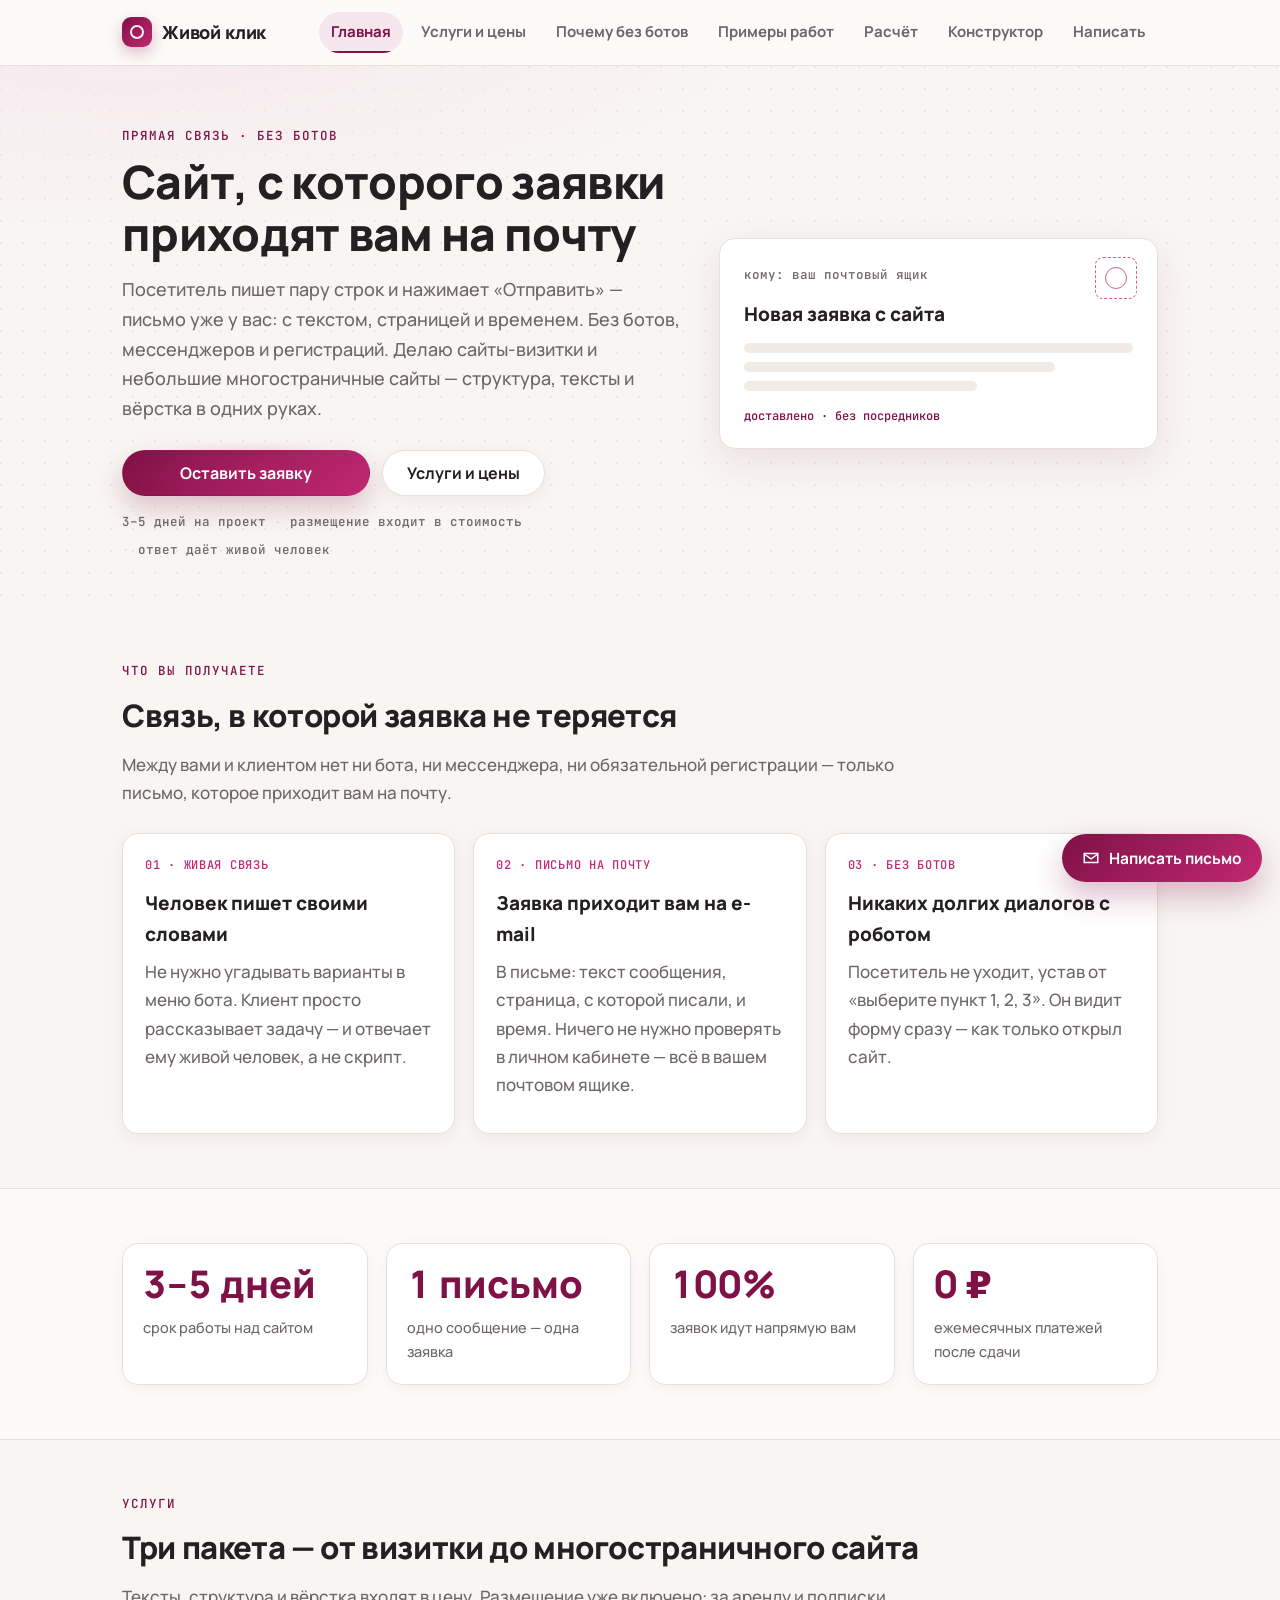
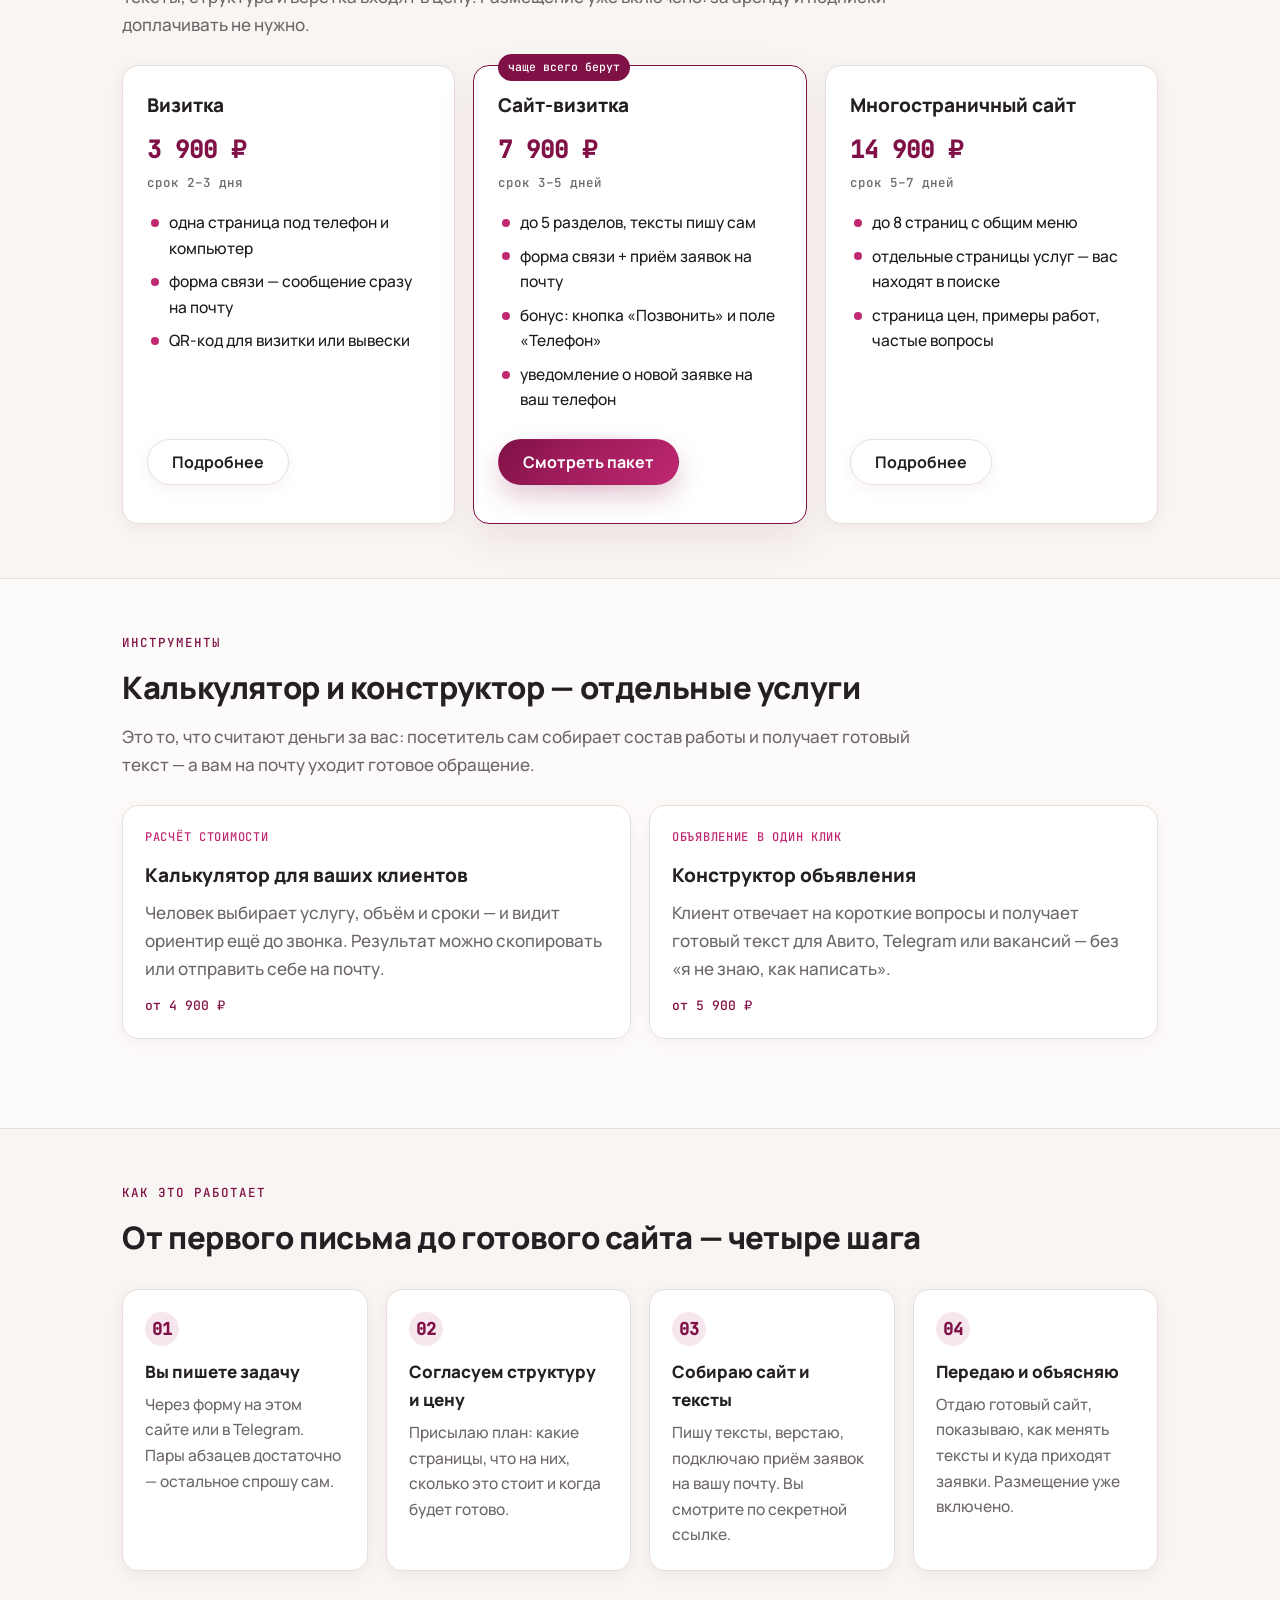
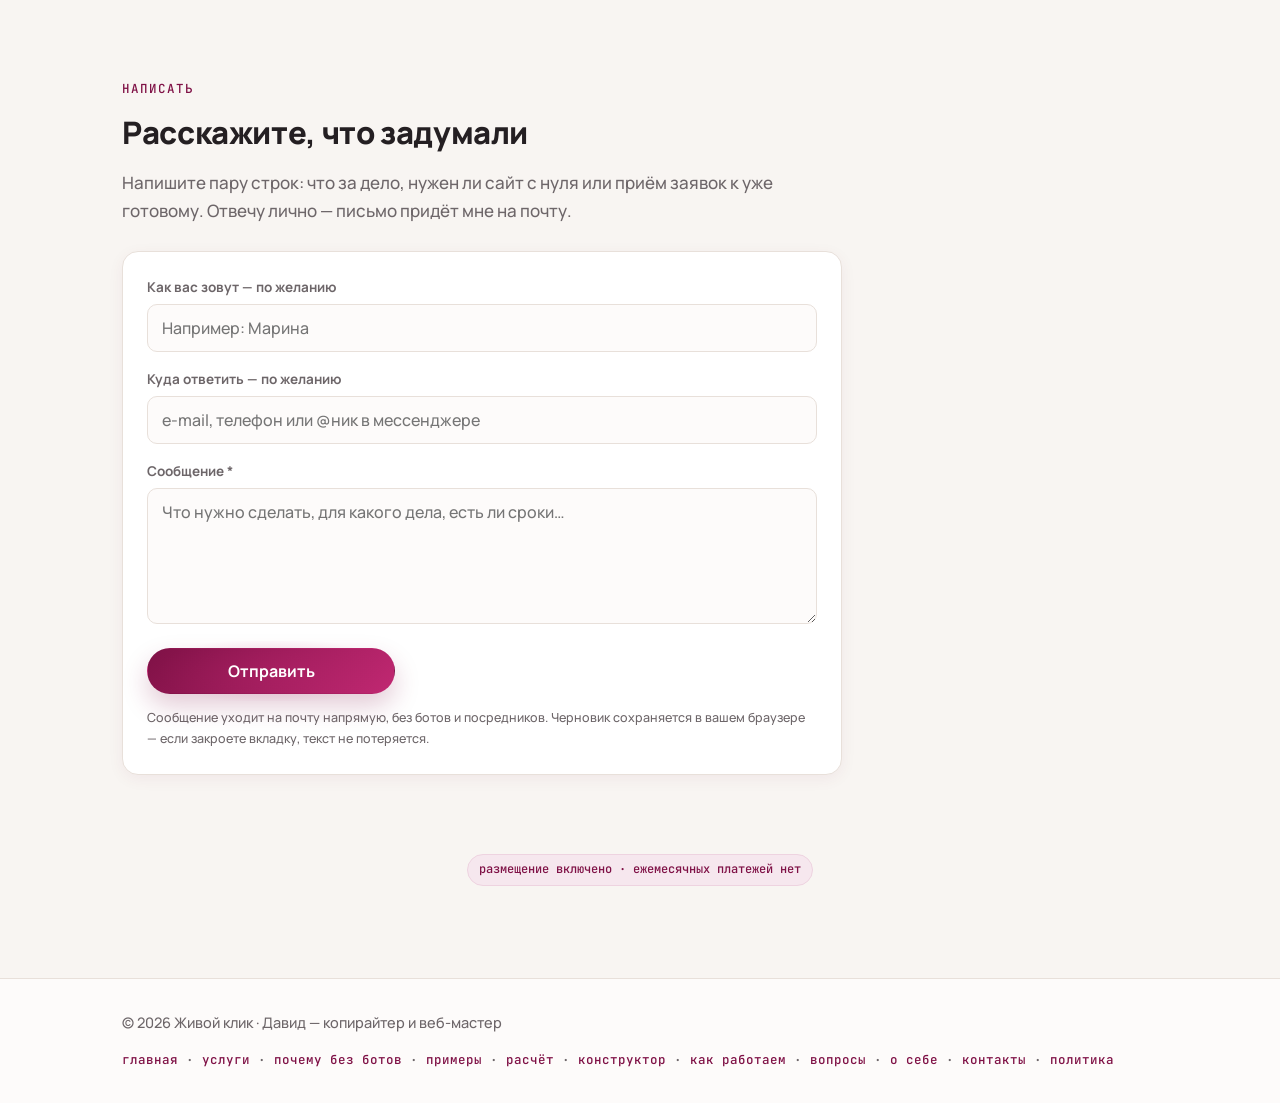
<file: index.html>
<!DOCTYPE html>
<html lang="ru" class="no-js">
<head>
<meta charset="utf-8">
<meta name="viewport" content="width=device-width, initial-scale=1">
<title>Живой клик — сайт, с которого заявки приходят вам на почту</title>
<meta name="description" content="Сайты-визитки и небольшие многостраничные сайты: посетитель пишет сообщение, и оно приходит вам на почту. Без ботов, мессенджеров и регистраций. Тексты и вёрстка — в одних руках.">
<meta name="theme-color" content="#7f1146">
<meta property="og:type" content="website">
<meta property="og:site_name" content="Живой клик">
<meta property="og:title" content="Живой клик — сайт, с которого заявки приходят вам на почту">
<meta property="og:description" content="Сайты-визитки и небольшие многостраничные сайты: посетитель пишет сообщение, и оно приходит вам на почту. Без ботов, мессенджеров и регистраций.">
<meta property="og:url" content="https://volk1939-ivan.github.io/zhivoy-klik/">
<meta property="og:image" content="https://volk1939-ivan.github.io/zhivoy-klik/assets/img/og-preview.jpg">
<meta property="og:image:type" content="image/jpeg">
<meta property="og:image:width" content="1200">
<meta property="og:image:height" content="630">
<meta name="twitter:card" content="summary_large_image">
<link rel="canonical" href="https://volk1939-ivan.github.io/zhivoy-klik/">
<link rel="icon" href="data:image/svg+xml,%3Csvg xmlns='http://www.w3.org/2000/svg' viewBox='0 0 32 32'%3E%3Crect width='32' height='32' rx='7' fill='%237f1146'/%3E%3Ccircle cx='16' cy='16' r='6' fill='none' stroke='%23fff' stroke-width='2.5'/%3E%3C/svg%3E">
<link rel="stylesheet" href="css/fonts.css">
<link rel="stylesheet" href="css/style.css">
<script>document.documentElement.className = '';</script>
</head>
<body>

<a class="skip" href="#main">Перейти к содержанию</a>

<header class="top">
  <div class="top__inner">
    <a class="brand" href="index.html">
      <span class="brand__mark" aria-hidden="true"></span>
      <span class="brand__text">Живой клик</span>
    </a>

    <button class="nav__toggle" type="button" aria-expanded="false" aria-controls="siteNav">Меню</button>

    <nav class="nav" id="siteNav" aria-label="Меню сайта">
      <ul class="nav__list">
        <li><a class="is-active" href="index.html">Главная</a></li>
        <li><a href="uslugi.html">Услуги и цены</a></li>
        <li><a href="bez-botov.html">Почему без ботов</a></li>
        <li><a href="primery.html">Примеры работ</a></li>
        <li><a href="raschet.html">Расчёт</a></li>
        <li><a href="konstruktor.html">Конструктор</a></li>
        <li><a href="#contact">Написать</a></li>
      </ul>
    </nav>
  </div>
</header>

<main id="main">

  <section class="hero">
    <div class="hero__inner">
      <div>
        <p class="kicker"><span class="js-type" data-text="прямая связь · без ботов">прямая связь · без ботов</span><span class="caret" aria-hidden="true"></span></p>

        <h1 class="hero__title">Сайт, с которого заявки приходят вам на&nbsp;почту</h1>

        <p class="hero__lead">Посетитель пишет пару строк и нажимает «Отправить» — письмо уже у вас:
          с текстом, страницей и временем. Без ботов, мессенджеров и регистраций. Делаю сайты-визитки
          и небольшие многостраничные сайты — структура, тексты и вёрстка в одних руках.</p>

        <p class="hero__actions">
          <a class="btn btn--primary btn--fixed js-magnetic" href="#contact">
            <span class="btn__text js-type" data-text="Оставить заявку">Оставить заявку</span>
            <span class="caret" aria-hidden="true"></span>
          </a>
          <a class="btn btn--ghost" href="uslugi.html"><span class="btn__text">Услуги и цены</span></a>
        </p>

        <p class="hero__meta">
          <span>3–5 дней на проект</span>
          <span>размещение входит в стоимость</span>
          <span>ответ даёт живой человек</span>
        </p>
      </div>

      <div class="letter" aria-hidden="true">
        <div class="letter__stamp"></div>
        <p class="letter__to">кому: ваш почтовый ящик</p>
        <p class="letter__subj">Новая заявка с сайта</p>
        <div class="letter__row"></div>
        <div class="letter__row letter__row--80"></div>
        <div class="letter__row letter__row--60"></div>
        <p class="letter__sign">доставлено · без посредников</p>
      </div>
    </div>
  </section>

  <section class="section">
    <div class="wrap">
      <div class="section__head reveal">
        <p class="kicker">что вы получаете</p>
        <h2 class="h2">Связь, в которой заявка не теряется</h2>
        <p class="lead">Между вами и клиентом нет ни бота, ни мессенджера, ни обязательной регистрации —
          только письмо, которое приходит вам на почту.</p>
      </div>

      <div class="grid grid--auto">
        <article class="card reveal">
          <p class="card__icon">01 · живая связь</p>
          <h3 class="card__title">Человек пишет своими словами</h3>
          <p class="card__text">Не нужно угадывать варианты в меню бота. Клиент просто рассказывает задачу —
            и отвечает ему живой человек, а не скрипт.</p>
        </article>

        <article class="card reveal" style="transition-delay:.08s">
          <p class="card__icon">02 · письмо на почту</p>
          <h3 class="card__title">Заявка приходит вам на e-mail</h3>
          <p class="card__text">В письме: текст сообщения, страница, с которой писали, и время.
            Ничего не нужно проверять в личном кабинете — всё в вашем почтовом ящике.</p>
        </article>

        <article class="card reveal" style="transition-delay:.16s">
          <p class="card__icon">03 · без ботов</p>
          <h3 class="card__title">Никаких долгих диалогов с роботом</h3>
          <p class="card__text">Посетитель не уходит, устав от «выберите пункт 1, 2, 3».
            Он видит форму сразу — как только открыл сайт.</p>
        </article>
      </div>
    </div>
  </section>

  <section class="section section--alt">
    <div class="wrap">
      <div class="stats">
        <div class="stat reveal">
          <p class="stat__num" data-count="3" data-suffix="–5 дней">0</p>
          <p class="stat__label">срок работы над сайтом</p>
        </div>
        <div class="stat reveal" style="transition-delay:.06s">
          <p class="stat__num" data-count="1" data-suffix=" письмо">0</p>
          <p class="stat__label">одно сообщение — одна заявка</p>
        </div>
        <div class="stat reveal" style="transition-delay:.12s">
          <p class="stat__num" data-count="100" data-suffix="%">0</p>
          <p class="stat__label">заявок идут напрямую вам</p>
        </div>
        <div class="stat reveal" style="transition-delay:.18s">
          <p class="stat__num" data-count="0" data-suffix=" ₽">0</p>
          <p class="stat__label">ежемесячных платежей после сдачи</p>
        </div>
      </div>
    </div>
  </section>

  <section class="section">
    <div class="wrap">
      <div class="section__head reveal">
        <p class="kicker">услуги</p>
        <h2 class="h2">Три пакета — от визитки до многостраничного сайта</h2>
        <p class="lead">Тексты, структура и вёрстка входят в цену. Размещение уже включено:
          за аренду и подписки доплачивать не нужно.</p>
      </div>

      <div class="grid grid--auto">
        <article class="pkg reveal">
          <h3 class="pkg__name">Визитка</h3>
          <p class="pkg__price">3 900 ₽</p>
          <p class="pkg__term">срок 2–3 дня</p>
          <ul class="pkg__list">
            <li>одна страница под телефон и компьютер</li>
            <li>форма связи — сообщение сразу на почту</li>
            <li>QR-код для визитки или вывески</li>
          </ul>
          <p class="pkg__foot"><a class="btn btn--ghost" href="uslugi.html"><span class="btn__text">Подробнее</span></a></p>
        </article>

        <article class="pkg pkg--best reveal" style="transition-delay:.08s">
          <span class="pkg__tag">чаще всего берут</span>
          <h3 class="pkg__name">Сайт-визитка</h3>
          <p class="pkg__price">7 900 ₽</p>
          <p class="pkg__term">срок 3–5 дней</p>
          <ul class="pkg__list">
            <li>до 5 разделов, тексты пишу сам</li>
            <li>форма связи + приём заявок на почту</li>
            <li>бонус: кнопка «Позвонить» и поле «Телефон»</li>
            <li>уведомление о новой заявке на ваш телефон</li>
          </ul>
          <p class="pkg__foot"><a class="btn btn--primary js-magnetic" href="uslugi.html"><span class="btn__text js-type" data-text="Смотреть пакет">Смотреть пакет</span><span class="caret" aria-hidden="true"></span></a></p>
        </article>

        <article class="pkg reveal" style="transition-delay:.16s">
          <h3 class="pkg__name">Многостраничный сайт</h3>
          <p class="pkg__price">14 900 ₽</p>
          <p class="pkg__term">срок 5–7 дней</p>
          <ul class="pkg__list">
            <li>до 8 страниц с общим меню</li>
            <li>отдельные страницы услуг — вас находят в поиске</li>
            <li>страница цен, примеры работ, частые вопросы</li>
          </ul>
          <p class="pkg__foot"><a class="btn btn--ghost" href="uslugi.html"><span class="btn__text">Подробнее</span></a></p>
        </article>
      </div>
    </div>
  </section>

  <section class="section section--alt">
    <div class="wrap">
      <div class="section__head reveal">
        <p class="kicker">инструменты</p>
        <h2 class="h2">Калькулятор и конструктор — отдельные услуги</h2>
        <p class="lead">Это то, что считают деньги за вас: посетитель сам собирает состав работы
          и получает готовый текст — а вам на почту уходит готовое обращение.</p>
      </div>

      <div class="grid grid--auto">
        <article class="card reveal">
          <p class="card__icon">расчёт стоимости</p>
          <h3 class="card__title">Калькулятор для ваших клиентов</h3>
          <p class="card__text">Человек выбирает услугу, объём и сроки — и видит ориентир ещё до звонка.
            Результат можно скопировать или отправить себе на почту.</p>
          <p class="card__price">от 4 900 ₽</p>
        </article>

        <article class="card reveal" style="transition-delay:.08s">
          <p class="card__icon">объявление в один клик</p>
          <h3 class="card__title">Конструктор объявления</h3>
          <p class="card__text">Клиент отвечает на короткие вопросы и получает готовый текст
            для Авито, Telegram или вакансий — без «я не знаю, как написать».</p>
          <p class="card__price">от 5 900 ₽</p>
        </article>
      </div>

      <p class="hint reveal">Оба инструмента вместе — 8 900 ₽. В пакете с сайтом — минус 2 000 ₽.
        Живое демо соберём на этом сайте — покажу в переписке.</p>
    </div>
  </section>

  <section class="section">
    <div class="wrap">
      <div class="section__head reveal">
        <p class="kicker">как это работает</p>
        <h2 class="h2">От первого письма до готового сайта — четыре шага</h2>
      </div>

      <div class="steps">
        <div class="step reveal">
          <p class="step__num">01</p>
          <h3 class="step__title">Вы пишете задачу</h3>
          <p class="step__text">Через форму на этом сайте или в Telegram. Пары абзацев достаточно —
            остальное спрошу сам.</p>
        </div>
        <div class="step reveal" style="transition-delay:.06s">
          <p class="step__num">02</p>
          <h3 class="step__title">Согласуем структуру и цену</h3>
          <p class="step__text">Присылаю план: какие страницы, что на них, сколько это стоит и когда будет готово.</p>
        </div>
        <div class="step reveal" style="transition-delay:.12s">
          <p class="step__num">03</p>
          <h3 class="step__title">Собираю сайт и тексты</h3>
          <p class="step__text">Пишу тексты, верстаю, подключаю приём заявок на вашу почту.
            Вы смотрите по секретной ссылке.</p>
        </div>
        <div class="step reveal" style="transition-delay:.18s">
          <p class="step__num">04</p>
          <h3 class="step__title">Передаю и объясняю</h3>
          <p class="step__text">Отдаю готовый сайт, показываю, как менять тексты и куда приходят заявки.
            Размещение уже включено.</p>
        </div>
      </div>
    </div>
  </section>

  <section class="contact" id="contact">
    <div class="wrap">
      <div class="section__head reveal">
        <p class="kicker">написать</p>
        <h2 class="h2">Расскажите, что задумали</h2>
        <p class="contact__lead">Напишите пару строк: что за дело, нужен ли сайт с нуля или приём заявок
          к уже готовому. Отвечу лично — письмо придёт мне на почту.</p>
      </div>

      <form class="contact-form js-contact reveal" novalidate data-form-id="main">
        <div class="field">
          <label for="f-name">Как вас зовут <span aria-hidden="true">— по желанию</span></label>
          <input type="text" id="f-name" name="name" placeholder="Например: Марина">
        </div>

        <div class="field">
          <label for="f-contact">Куда ответить <span aria-hidden="true">— по желанию</span></label>
          <input type="text" id="f-contact" name="contact" placeholder="e-mail, телефон или @ник в мессенджере">
        </div>

        <div class="field">
          <label for="f-message">Сообщение *</label>
          <textarea id="f-message" name="message" rows="5" placeholder="Что нужно сделать, для какого дела, есть ли сроки…"></textarea>
        </div>

        <div class="form__row">
          <button type="submit" class="btn btn--primary btn--fixed js-magnetic">
            <span class="btn__text js-type" data-text="Отправить">Отправить</span>
            <span class="caret" aria-hidden="true"></span>
          </button>
          <span class="status" role="status" aria-live="polite"></span>
        </div>

        <p class="hint">Сообщение уходит на почту напрямую, без ботов и посредников. Черновик сохраняется
          в вашем браузере — если закроете вкладку, текст не потеряется.</p>
      </form>
    </div>
  </section>

  <section class="section">
    <div class="wrap center">
      <p class="badge reveal">размещение включено · ежемесячных платежей нет</p>
    </div>
  </section>



</main>

<footer class="footer">
  <div class="footer__inner">
    <p>© <span data-year>2026</span> Живой клик · Давид — копирайтер и веб-мастер</p>
    <p class="footer__mono">
      <a href="index.html">главная</a> · <a href="uslugi.html">услуги</a> ·
      <a href="bez-botov.html">почему без ботов</a> · <a href="primery.html">примеры</a> ·
      <a href="raschet.html">расчёт</a> · <a href="konstruktor.html">конструктор</a> ·
      <a href="kak-rabotaem.html">как работаем</a> · <a href="voprosy.html">вопросы</a> ·
      <a href="o-sebe.html">о себе</a> · <a href="kontakty.html">контакты</a> ·
      <a href="politika.html">политика</a>
    </p>
  </div>
</footer>

<script src="js/config.js"></script>
<script src="js/tools.js"></script>
<script src="js/app.js"></script>
</body>
</html>
</file>
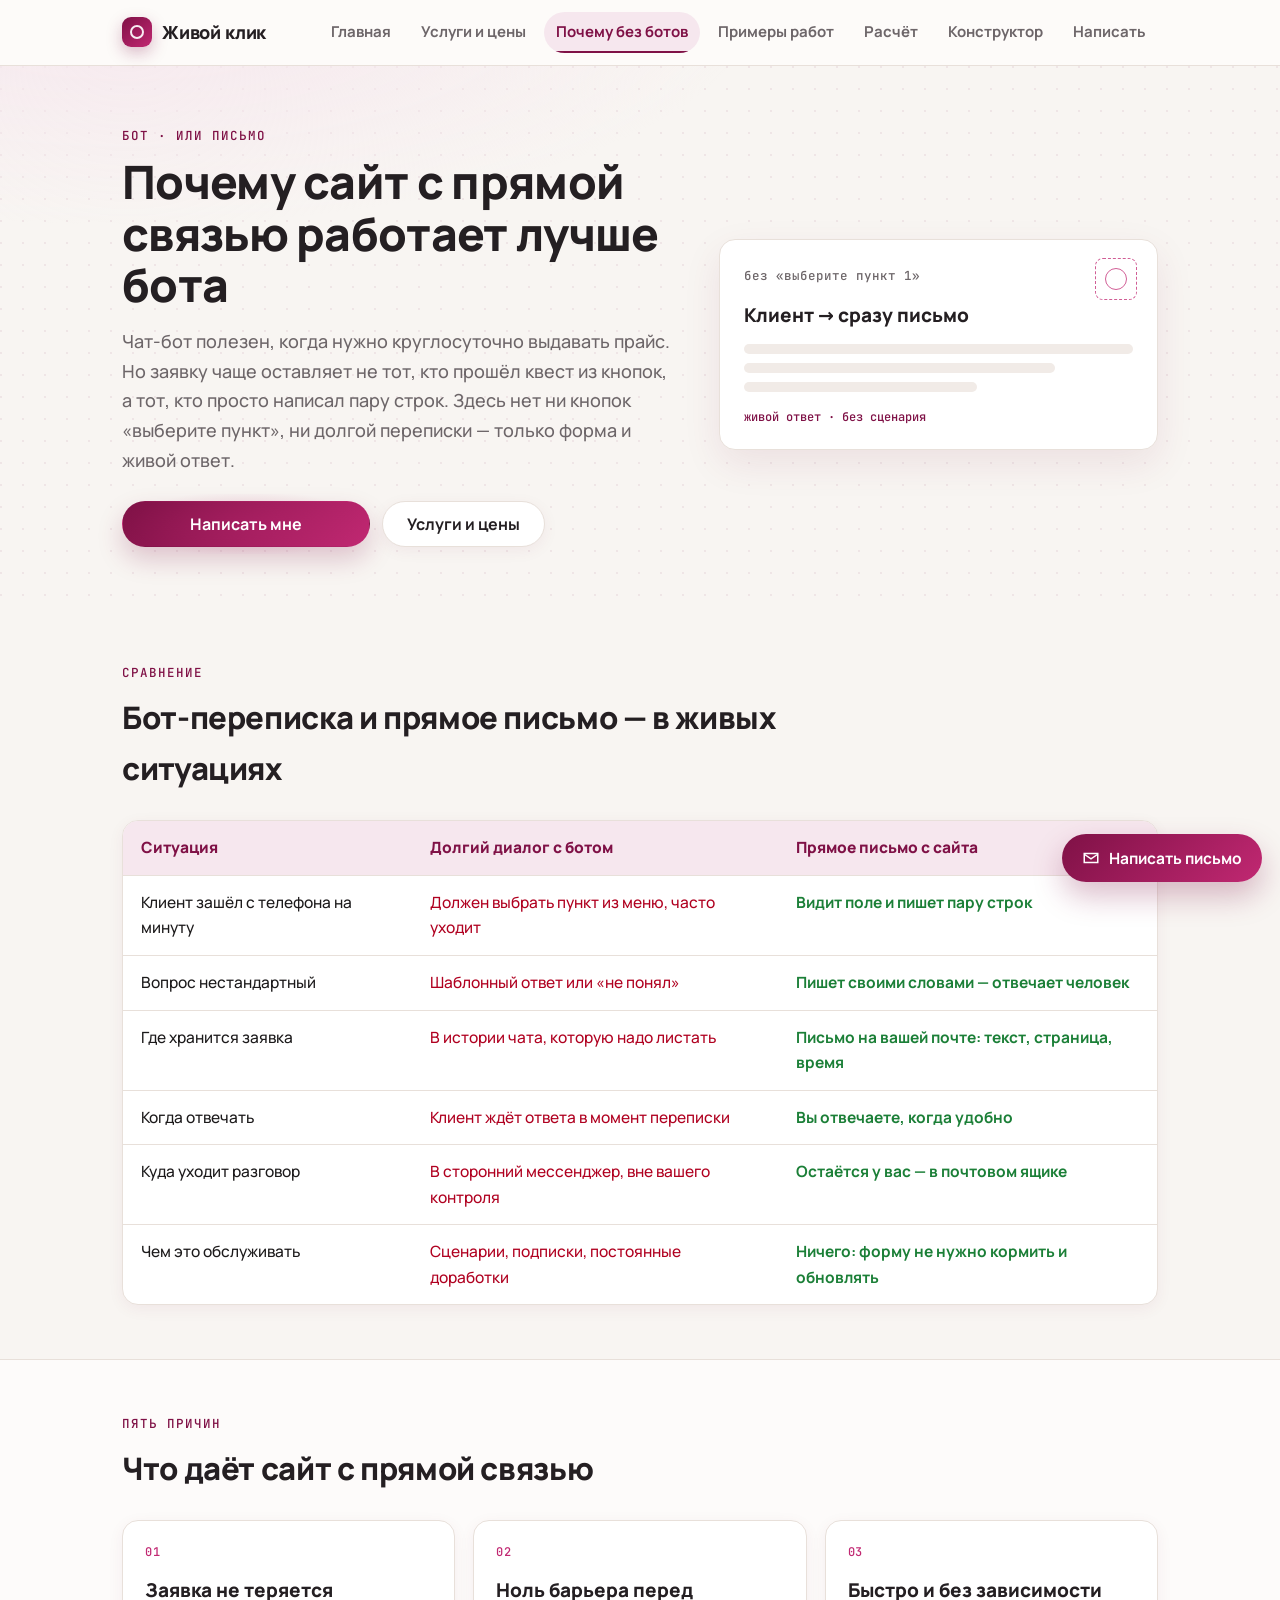
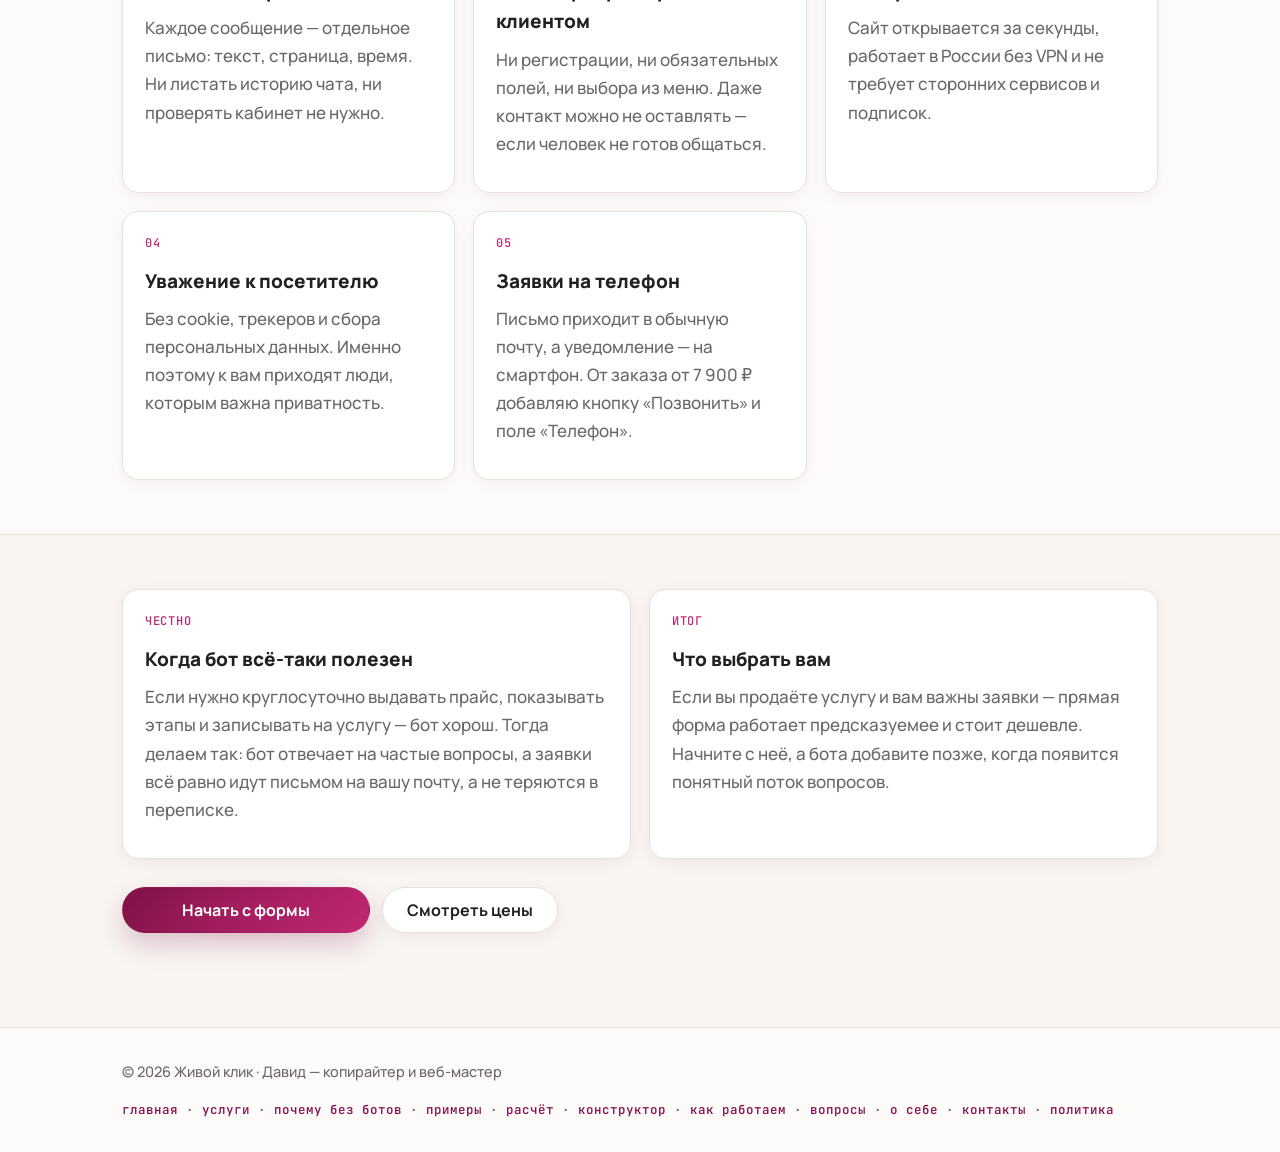
<file: bez-botov.html>
<!DOCTYPE html>
<html lang="ru" class="no-js">
<head>
<meta charset="utf-8">
<meta name="viewport" content="width=device-width, initial-scale=1">
<title>Почему без ботов — Живой клик</title>
<meta name="description" content="Бот-переписка или одно письмо: сравнение, почему заявки с прямой формой доходят чаще, когда чат-бот всё-таки нужен и как заявки приходят вам на почту.">
<meta name="theme-color" content="#7f1146">
<meta property="og:type" content="website">
<meta property="og:site_name" content="Живой клик">
<meta property="og:title" content="Почему без ботов — Живой клик">
<meta property="og:description" content="Бот-переписка или одно письмо: сравнение, почему заявки с прямой формой доходят чаще, и как заявки приходят вам на почту.">
<meta property="og:url" content="https://volk1939-ivan.github.io/zhivoy-klik/bez-botov.html">
<meta property="og:image" content="https://volk1939-ivan.github.io/zhivoy-klik/assets/img/og-preview.jpg">
<meta property="og:image:type" content="image/jpeg">
<meta property="og:image:width" content="1200">
<meta property="og:image:height" content="630">
<meta name="twitter:card" content="summary_large_image">
<link rel="canonical" href="https://volk1939-ivan.github.io/zhivoy-klik/bez-botov.html">
<link rel="icon" href="data:image/svg+xml,%3Csvg xmlns='http://www.w3.org/2000/svg' viewBox='0 0 32 32'%3E%3Crect width='32' height='32' rx='7' fill='%237f1146'/%3E%3Ccircle cx='16' cy='16' r='6' fill='none' stroke='%23fff' stroke-width='2.5'/%3E%3C/svg%3E">
<link rel="stylesheet" href="css/fonts.css">
<link rel="stylesheet" href="css/style.css">
<script>document.documentElement.className = '';</script>
</head>
<body>

<a class="skip" href="#main">Перейти к содержанию</a>

<header class="top">
  <div class="top__inner">
    <a class="brand" href="index.html">
      <span class="brand__mark" aria-hidden="true"></span>
      <span class="brand__text">Живой клик</span>
    </a>

    <button class="nav__toggle" type="button" aria-expanded="false" aria-controls="siteNav">Меню</button>

    <nav class="nav" id="siteNav" aria-label="Меню сайта">
      <ul class="nav__list">
        <li><a href="index.html">Главная</a></li>
        <li><a href="uslugi.html">Услуги и цены</a></li>
        <li><a href="bez-botov.html" class="is-active">Почему без ботов</a></li>
        <li><a href="primery.html">Примеры работ</a></li>
        <li><a href="raschet.html">Расчёт</a></li>
        <li><a href="konstruktor.html">Конструктор</a></li>
        <li><a href="index.html#contact">Написать</a></li>
      </ul>
    </nav>
  </div>
</header>

<main id="main">

  <section class="hero">
    <div class="hero__inner">
      <div>
        <p class="kicker"><span class="js-type" data-text="бот · или письмо">бот · или письмо</span><span class="caret" aria-hidden="true"></span></p>
        <h1 class="hero__title">Почему сайт с прямой связью работает лучше бота</h1>
        <p class="hero__lead">Чат-бот полезен, когда нужно круглосуточно выдавать прайс. Но заявку чаще
          оставляет не тот, кто прошёл квест из кнопок, а тот, кто просто написал пару строк.
          Здесь нет ни кнопок «выберите пункт», ни долгой переписки — только форма и живой ответ.</p>
        <p class="hero__actions">
          <a class="btn btn--primary btn--fixed js-magnetic" href="index.html#contact">
            <span class="btn__text js-type" data-text="Написать мне">Написать мне</span>
            <span class="caret" aria-hidden="true"></span>
          </a>
          <a class="btn btn--ghost" href="uslugi.html"><span class="btn__text">Услуги и цены</span></a>
        </p>
      </div>

      <div class="letter" aria-hidden="true">
        <div class="letter__stamp"></div>
        <p class="letter__to">без «выберите пункт 1»</p>
        <p class="letter__subj">Клиент → сразу письмо</p>
        <div class="letter__row"></div>
        <div class="letter__row letter__row--80"></div>
        <div class="letter__row letter__row--60"></div>
        <p class="letter__sign">живой ответ · без сценария</p>
      </div>
    </div>
  </section>

  <section class="section">
    <div class="wrap">
      <div class="section__head reveal">
        <p class="kicker">сравнение</p>
        <h2 class="h2">Бот-переписка и прямое письмо — в живых ситуациях</h2>
      </div>

      <div class="table-wrap reveal">
        <table class="table">
          <thead>
            <tr><th>Ситуация</th><th>Долгий диалог с ботом</th><th>Прямое письмо с сайта</th></tr>
          </thead>
          <tbody>
            <tr>
              <td>Клиент зашёл с телефона на минуту</td>
              <td class="bad">Должен выбрать пункт из меню, часто уходит</td>
              <td class="good">Видит поле и пишет пару строк</td>
            </tr>
            <tr>
              <td>Вопрос нестандартный</td>
              <td class="bad">Шаблонный ответ или «не понял»</td>
              <td class="good">Пишет своими словами — отвечает человек</td>
            </tr>
            <tr>
              <td>Где хранится заявка</td>
              <td class="bad">В истории чата, которую надо листать</td>
              <td class="good">Письмо на вашей почте: текст, страница, время</td>
            </tr>
            <tr>
              <td>Когда отвечать</td>
              <td class="bad">Клиент ждёт ответа в момент переписки</td>
              <td class="good">Вы отвечаете, когда удобно</td>
            </tr>
            <tr>
              <td>Куда уходит разговор</td>
              <td class="bad">В сторонний мессенджер, вне вашего контроля</td>
              <td class="good">Остаётся у вас — в почтовом ящике</td>
            </tr>
            <tr>
              <td>Чем это обслуживать</td>
              <td class="bad">Сценарии, подписки, постоянные доработки</td>
              <td class="good">Ничего: форму не нужно кормить и обновлять</td>
            </tr>
          </tbody>
        </table>
      </div>
    </div>
  </section>

  <section class="section section--alt">
    <div class="wrap">
      <div class="section__head reveal">
        <p class="kicker">пять причин</p>
        <h2 class="h2">Что даёт сайт с прямой связью</h2>
      </div>

      <div class="grid grid--auto">
        <article class="card reveal">
          <p class="card__icon">01</p>
          <h3 class="card__title">Заявка не теряется</h3>
          <p class="card__text">Каждое сообщение — отдельное письмо: текст, страница, время.
            Ни листать историю чата, ни проверять кабинет не нужно.</p>
        </article>

        <article class="card reveal" style="transition-delay:.06s">
          <p class="card__icon">02</p>
          <h3 class="card__title">Ноль барьера перед клиентом</h3>
          <p class="card__text">Ни регистрации, ни обязательных полей, ни выбора из меню.
            Даже контакт можно не оставлять — если человек не готов общаться.</p>
        </article>

        <article class="card reveal" style="transition-delay:.12s">
          <p class="card__icon">03</p>
          <h3 class="card__title">Быстро и без зависимости</h3>
          <p class="card__text">Сайт открывается за секунды, работает в России без VPN
            и не требует сторонних сервисов и подписок.</p>
        </article>

        <article class="card reveal" style="transition-delay:.18s">
          <p class="card__icon">04</p>
          <h3 class="card__title">Уважение к посетителю</h3>
          <p class="card__text">Без cookie, трекеров и сбора персональных данных.
            Именно поэтому к вам приходят люди, которым важна приватность.</p>
        </article>

        <article class="card reveal" style="transition-delay:.24s">
          <p class="card__icon">05</p>
          <h3 class="card__title">Заявки на телефон</h3>
          <p class="card__text">Письмо приходит в обычную почту, а уведомление — на смартфон.
            От заказа от 7 900 ₽ добавляю кнопку «Позвонить» и поле «Телефон».</p>
        </article>
      </div>
    </div>
  </section>

  <section class="section">
    <div class="wrap">
      <div class="grid grid--auto">
        <article class="card reveal">
          <p class="card__icon">честно</p>
          <h3 class="card__title">Когда бот всё-таки полезен</h3>
          <p class="card__text">Если нужно круглосуточно выдавать прайс, показывать этапы и записывать
            на услугу — бот хорош. Тогда делаем так: бот отвечает на частые вопросы,
            а заявки всё равно идут письмом на вашу почту, а не теряются в переписке.</p>
        </article>

        <article class="card reveal" style="transition-delay:.08s">
          <p class="card__icon">итог</p>
          <h3 class="card__title">Что выбрать вам</h3>
          <p class="card__text">Если вы продаёте услугу и вам важны заявки — прямая форма работает
            предсказуемее и стоит дешевле. Начните с неё, а бота добавите позже, когда появится
            понятный поток вопросов.</p>
        </article>
      </div>

      <p class="hero__actions reveal" style="margin-top:28px">
        <a class="btn btn--primary btn--fixed js-magnetic" href="index.html#contact">
          <span class="btn__text js-type" data-text="Начать с формы">Начать с формы</span>
          <span class="caret" aria-hidden="true"></span>
        </a>
        <a class="btn btn--ghost" href="uslugi.html"><span class="btn__text">Смотреть цены</span></a>
      </p>
    </div>
  </section>



</main>

<footer class="footer">
  <div class="footer__inner">
    <p>© <span data-year>2026</span> Живой клик · Давид — копирайтер и веб-мастер</p>
    <p class="footer__mono">
      <a href="index.html">главная</a> · <a href="uslugi.html">услуги</a> ·
      <a href="bez-botov.html">почему без ботов</a> · <a href="primery.html">примеры</a> ·
      <a href="raschet.html">расчёт</a> · <a href="konstruktor.html">конструктор</a> ·
      <a href="kak-rabotaem.html">как работаем</a> · <a href="voprosy.html">вопросы</a> ·
      <a href="o-sebe.html">о себе</a> · <a href="kontakty.html">контакты</a> ·
      <a href="politika.html">политика</a>
    </p>
  </div>
</footer>

<script src="js/config.js"></script>
<script src="js/tools.js"></script>
<script src="js/app.js"></script>
</body>
</html>
</file>
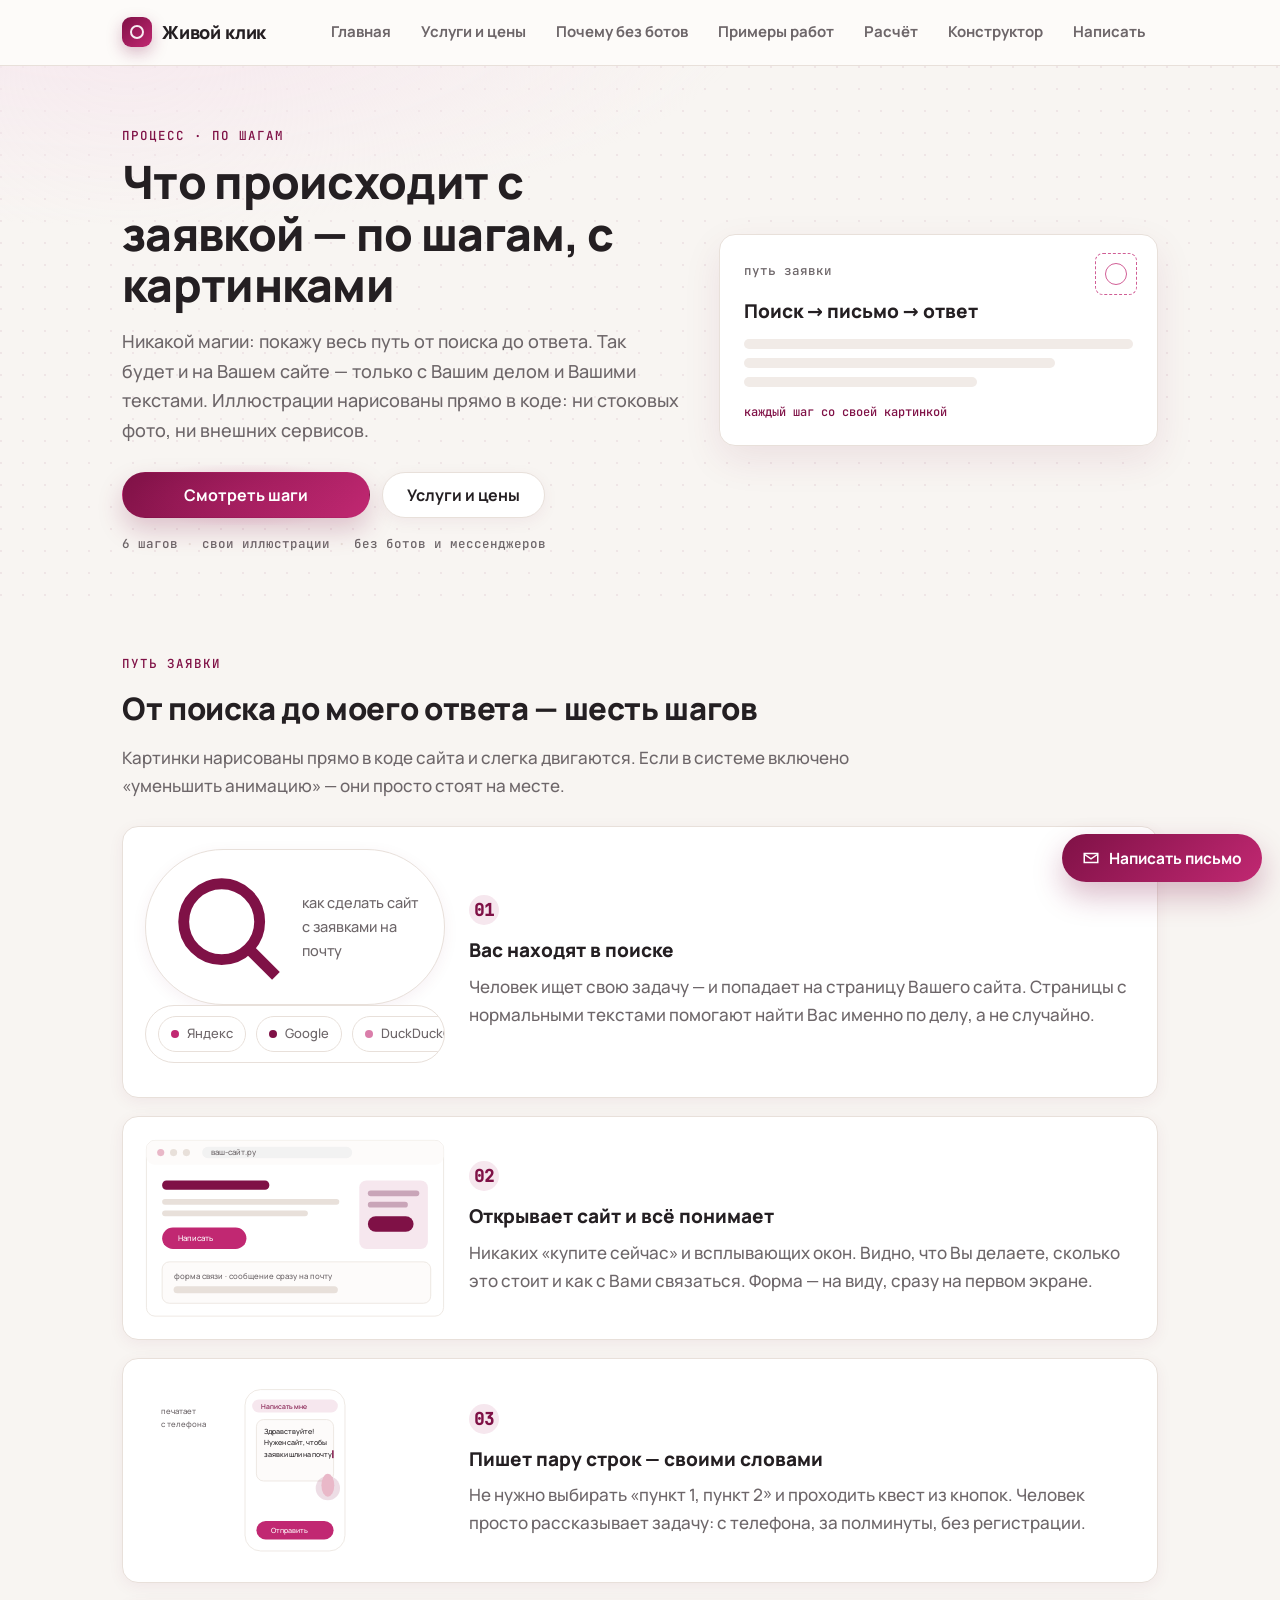
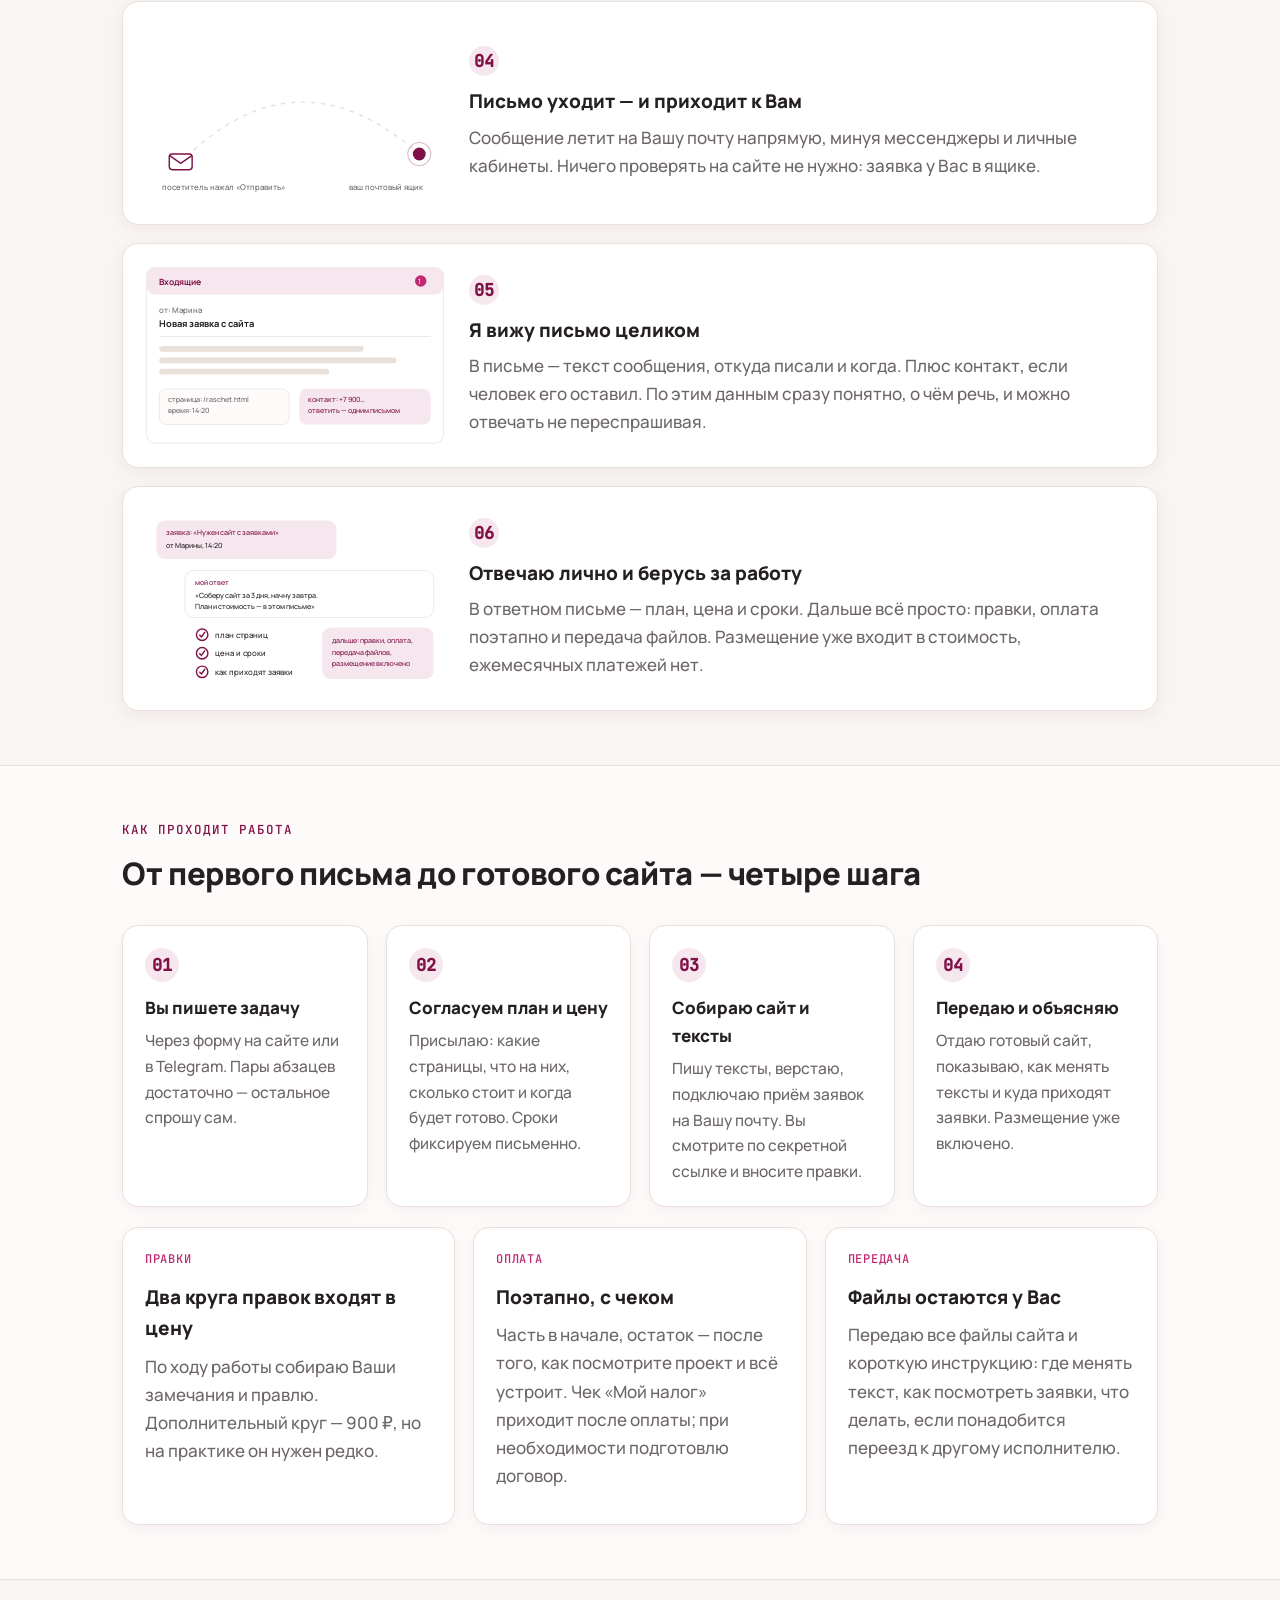
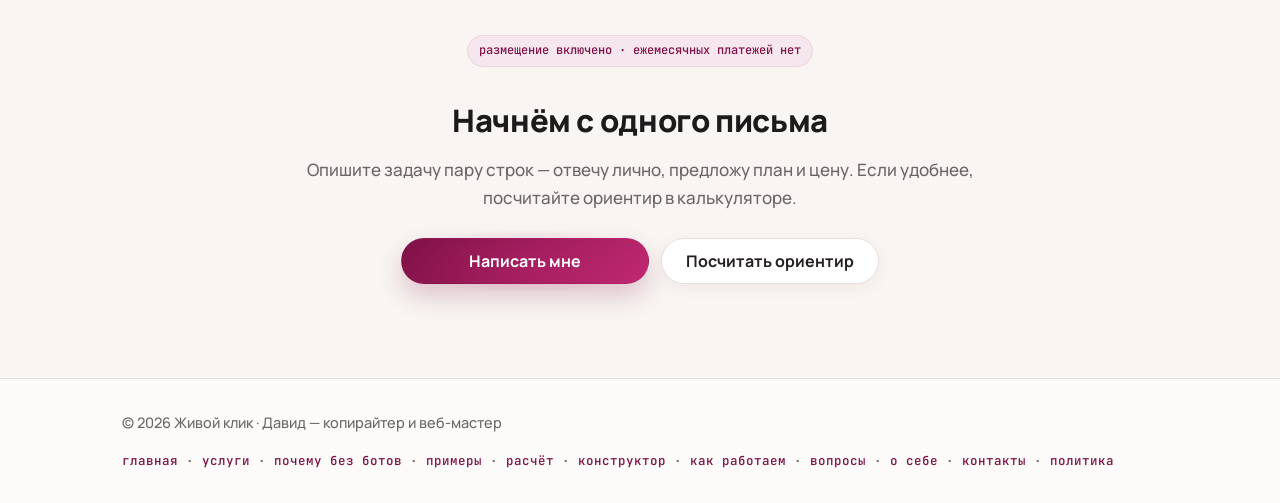
<file: kak-rabotaem.html>
<!DOCTYPE html>
<html lang="ru" class="no-js">
<head>
<meta charset="utf-8">
<meta name="viewport" content="width=device-width, initial-scale=1">
<title>Как я работаю — Живой клик</title>
<meta name="description" content="Пошагово с картинками: как человека находят в поиске, как он пишет сообщение и как заявка приходит мне на почту. Плюс правки, оплата и передача файлов.">
<meta name="theme-color" content="#7f1146">
<meta property="og:type" content="website">
<meta property="og:site_name" content="Живой клик">
<meta property="og:title" content="Как я работаю — Живой клик">
<meta property="og:description" content="Путь заявки по шагам с картинками: поиск, чтение сайта, сообщение с телефона, письмо на почту, ответ и работа.">
<meta property="og:url" content="https://volk1939-ivan.github.io/zhivoy-klik/kak-rabotaem.html">
<meta property="og:image" content="https://volk1939-ivan.github.io/zhivoy-klik/assets/img/og-preview.jpg">
<meta property="og:image:type" content="image/jpeg">
<meta property="og:image:width" content="1200">
<meta property="og:image:height" content="630">
<meta name="twitter:card" content="summary_large_image">
<link rel="canonical" href="https://volk1939-ivan.github.io/zhivoy-klik/kak-rabotaem.html">
<link rel="icon" href="data:image/svg+xml,%3Csvg xmlns='http://www.w3.org/2000/svg' viewBox='0 0 32 32'%3E%3Crect width='32' height='32' rx='7' fill='%237f1146'/%3E%3Ccircle cx='16' cy='16' r='6' fill='none' stroke='%23fff' stroke-width='2.5'/%3E%3C/svg%3E">
<link rel="stylesheet" href="css/fonts.css">
<link rel="stylesheet" href="css/style.css">
<script>document.documentElement.className = '';</script>
</head>
<body>

<a class="skip" href="#main">Перейти к содержанию</a>

<header class="top">
  <div class="top__inner">
    <a class="brand" href="index.html">
      <span class="brand__mark" aria-hidden="true"></span>
      <span class="brand__text">Живой клик</span>
    </a>

    <button class="nav__toggle" type="button" aria-expanded="false" aria-controls="siteNav">Меню</button>

    <nav class="nav" id="siteNav" aria-label="Меню сайта">
      <ul class="nav__list">
        <li><a href="index.html">Главная</a></li>
        <li><a href="uslugi.html">Услуги и цены</a></li>
        <li><a href="bez-botov.html">Почему без ботов</a></li>
        <li><a href="primery.html">Примеры работ</a></li>
        <li><a href="raschet.html">Расчёт</a></li>
        <li><a href="konstruktor.html">Конструктор</a></li>
        <li><a href="index.html#contact">Написать</a></li>
      </ul>
    </nav>
  </div>
</header>

<main id="main">

  <section class="hero">
    <div class="hero__inner">
      <div>
        <p class="kicker"><span class="js-type" data-text="процесс · по шагам">процесс · по шагам</span><span class="caret" aria-hidden="true"></span></p>
        <h1 class="hero__title">Что происходит с заявкой — по шагам, с картинками</h1>
        <p class="hero__lead">Никакой магии: покажу весь путь от поиска до ответа. Так будет и на Вашем сайте —
          только с Вашим делом и Вашими текстами. Иллюстрации нарисованы прямо в коде: ни стоковых фото,
          ни внешних сервисов.</p>
        <p class="hero__actions">
          <a class="btn btn--primary btn--fixed js-magnetic" href="#steps">
            <span class="btn__text js-type" data-text="Смотреть шаги">Смотреть шаги</span>
            <span class="caret" aria-hidden="true"></span>
          </a>
          <a class="btn btn--ghost" href="uslugi.html"><span class="btn__text">Услуги и цены</span></a>
        </p>
        <p class="hero__meta">
          <span>6 шагов</span>
          <span>свои иллюстрации</span>
          <span>без ботов и мессенджеров</span>
        </p>
      </div>

      <div class="letter" aria-hidden="true">
        <div class="letter__stamp"></div>
        <p class="letter__to">путь заявки</p>
        <p class="letter__subj">Поиск → письмо → ответ</p>
        <div class="letter__row"></div>
        <div class="letter__row letter__row--80"></div>
        <div class="letter__row letter__row--60"></div>
        <p class="letter__sign">каждый шаг со своей картинкой</p>
      </div>
    </div>
  </section>
  <section class="section" id="steps">
    <div class="wrap">
      <div class="section__head reveal">
        <p class="kicker">путь заявки</p>
        <h2 class="h2">От поиска до моего ответа — шесть шагов</h2>
        <p class="lead">Картинки нарисованы прямо в коде сайта и слегка двигаются. Если в системе включено
          «уменьшить анимацию» — они просто стоят на месте.</p>
      </div>

      <div class="flow">

        <article class="flow__step reveal">
          <figure class="flow__pic">
            <div class="sear-line">
              <svg width="16" height="16" viewBox="0 0 24 24" fill="none" stroke="#7f1146" stroke-width="2" aria-hidden="true">
                <circle cx="11" cy="11" r="7"></circle><path d="M16 16l5 5"></path>
              </svg>
              <span>как сделать сайт с заявками на почту</span>
            </div>
            <div class="sear">
              <div class="sear__row anim-marquee">
                <span class="sear__pill">Яндекс</span><span class="sear__pill">Google</span>
                <span class="sear__pill">DuckDuckGo</span><span class="sear__pill">Bing</span>
                <span class="sear__pill">Mail.ru</span><span class="sear__pill">Rambler</span>
                <span class="sear__pill">Brave</span><span class="sear__pill">Startpage</span>
                <span class="sear__pill">Яндекс</span><span class="sear__pill">Google</span>
                <span class="sear__pill">DuckDuckGo</span><span class="sear__pill">Bing</span>
                <span class="sear__pill">Mail.ru</span><span class="sear__pill">Rambler</span>
                <span class="sear__pill">Brave</span><span class="sear__pill">Startpage</span>
              </div>
            </div>
          </figure>
          <div>
            <p class="flow__num">01</p>
            <h3 class="flow__title">Вас находят в поиске</h3>
            <p class="flow__text">Человек ищет свою задачу — и попадает на страницу Вашего сайта.
              Страницы с нормальными текстами помогают найти Вас именно по делу, а не случайно.</p>
          </div>
        </article>

        <article class="flow__step reveal">
          <figure class="flow__pic">
            <svg viewBox="0 0 420 250" role="img" aria-label="Окно браузера: страница сайта с формой связи">
              <rect x="2" y="2" width="416" height="246" rx="12" fill="#ffffff" stroke="#e8e0da"></rect>
              <rect x="2" y="2" width="416" height="34" rx="12" fill="#fdfbfa"></rect>
              <circle cx="22" cy="19" r="5" fill="#e9b8c8"></circle>
              <circle cx="40" cy="19" r="5" fill="#e8e0da"></circle>
              <circle cx="58" cy="19" r="5" fill="#e8e0da"></circle>
              <rect x="80" y="11" width="210" height="16" rx="8" fill="#f2f2f2"></rect>
              <text x="92" y="23" font-size="11" fill="#6d6669">ваш-сайт.ру</text>
              <rect x="24" y="58" width="150" height="13" rx="6" fill="#7f1146"></rect>
              <rect x="24" y="84" width="248" height="8" rx="4" fill="#e8e0da"></rect>
              <rect x="24" y="100" width="204" height="8" rx="4" fill="#e8e0da"></rect>
              <rect x="24" y="124" width="118" height="30" rx="15" fill="#c12872"></rect>
              <text x="46" y="143" font-size="11" fill="#ffffff">Написать</text>
              <rect x="300" y="58" width="96" height="96" rx="10" fill="#f6e7ee"></rect>
              <rect x="312" y="72" width="72" height="8" rx="4" fill="#c9a5b8"></rect>
              <rect x="312" y="88" width="56" height="8" rx="4" fill="#c9a5b8"></rect>
              <rect x="312" y="108" width="64" height="22" rx="11" fill="#7f1146"></rect>
              <rect x="24" y="172" width="376" height="58" rx="10" fill="#fdfbfa" stroke="#e8e0da"></rect>
              <text x="40" y="196" font-size="11" fill="#6d6669">форма связи · сообщение сразу на почту</text>
              <rect x="40" y="206" width="230" height="10" rx="5" fill="#e8e0da"></rect>
            </svg>
          </figure>
          <div>
            <p class="flow__num">02</p>
            <h3 class="flow__title">Открывает сайт и всё понимает</h3>
            <p class="flow__text">Никаких «купите сейчас» и всплывающих окон. Видно, что Вы делаете,
              сколько это стоит и как с Вами связаться. Форма — на виду, сразу на первом экране.</p>
          </div>
        </article>
        <article class="flow__step reveal">
          <figure class="flow__pic">
            <svg viewBox="0 0 420 250" role="img" aria-label="Телефон: человек печатает сообщение пальцем">
              <rect x="140" y="12" width="140" height="226" rx="22" fill="#ffffff" stroke="#e8e0da"></rect>
              <rect x="150" y="26" width="120" height="18" rx="9" fill="#f6e7ee"></rect>
              <text x="163" y="39" font-size="9.5" fill="#7f1146">Написать мне</text>
              <rect x="156" y="54" width="108" height="86" rx="10" fill="#fdfbfa" stroke="#e8e0da"></rect>
              <text x="166" y="74" font-size="10" fill="#241f22">Здравствуйте!</text>
              <text x="166" y="90" font-size="10" fill="#241f22">Нужен сайт, чтобы</text>
              <text x="166" y="106" font-size="10" fill="#241f22">заявки шли на почту</text>
              <rect x="262" y="97" width="2" height="11" fill="#7f1146" class="anim-caret"></rect>
              <rect x="156" y="196" width="108" height="26" rx="13" fill="#c12872"></rect>
              <text x="176" y="213" font-size="10" fill="#ffffff">Отправить</text>
              <g class="anim-tap">
                <circle cx="256" cy="150" r="17" fill="rgba(127,17,70,.14)"></circle>
                <ellipse cx="256" cy="146" rx="9" ry="16" fill="#e9b8c8"></ellipse>
              </g>
              <text x="22" y="46" font-size="11" fill="#6d6669">печатает</text>
              <text x="22" y="64" font-size="11" fill="#6d6669">с телефона</text>
            </svg>
          </figure>
          <div>
            <p class="flow__num">03</p>
            <h3 class="flow__title">Пишет пару строк — своими словами</h3>
            <p class="flow__text">Не нужно выбирать «пункт 1, пункт 2» и проходить квест из кнопок.
              Человек просто рассказывает задачу: с телефона, за полминуты, без регистрации.</p>
          </div>
        </article>

        <article class="flow__step reveal">
          <figure class="flow__pic">
            <svg viewBox="0 0 420 250" role="img" aria-label="Письмо летит по дуге на почту">
              <path d="M48 196 Q 210 30 384 182" fill="none" stroke="#e8e0da" stroke-width="2" stroke-dasharray="6 8"></path>
              <circle cx="48" cy="196" r="7" fill="#c12872" class="anim-pulse-dot"></circle>
              <circle cx="384" cy="182" r="9" fill="#7f1146"></circle>
              <circle cx="384" cy="182" r="16" fill="none" stroke="rgba(127,17,70,.3)" stroke-width="1.5"></circle>
              <g class="anim-fly">
                <rect x="34" y="182" width="32" height="22" rx="4" fill="#ffffff" stroke="#7f1146" stroke-width="2"></rect>
                <path d="M34 184 L50 195 L66 184" fill="none" stroke="#7f1146" stroke-width="2"></path>
              </g>
              <text x="24" y="232" font-size="11" fill="#6d6669">посетитель нажал «Отправить»</text>
              <text x="286" y="232" font-size="11" fill="#6d6669">ваш почтовый ящик</text>
            </svg>
          </figure>
          <div>
            <p class="flow__num">04</p>
            <h3 class="flow__title">Письмо уходит — и приходит к Вам</h3>
            <p class="flow__text">Сообщение летит на Вашу почту напрямую, минуя мессенджеры и личные кабинеты.
              Ничего проверять на сайте не нужно: заявка у Вас в ящике.</p>
          </div>
        </article>

        <article class="flow__step reveal">
          <figure class="flow__pic">
            <svg viewBox="0 0 420 250" role="img" aria-label="Письмо в почте: от кого, тема, текст, страница и время">
              <rect x="2" y="2" width="416" height="246" rx="12" fill="#ffffff" stroke="#e8e0da"></rect>
              <rect x="2" y="2" width="416" height="38" rx="12" fill="#f6e7ee"></rect>
              <text x="20" y="26" font-size="12" font-weight="700" fill="#7f1146">Входящие</text>
              <circle cx="386" cy="21" r="8" fill="#c12872"></circle>
              <text x="382" y="25" font-size="10" fill="#ffffff">1</text>
              <text x="20" y="66" font-size="11" fill="#6d6669">от: Марина</text>
              <text x="20" y="86" font-size="13" font-weight="700" fill="#241f22">Новая заявка с сайта</text>
              <rect x="20" y="98" width="380" height="1" fill="#e8e0da"></rect>
              <rect x="20" y="112" width="286" height="8" rx="4" fill="#e8e0da"></rect>
              <rect x="20" y="128" width="332" height="8" rx="4" fill="#e8e0da"></rect>
              <rect x="20" y="144" width="238" height="8" rx="4" fill="#e8e0da"></rect>
              <rect x="20" y="172" width="182" height="50" rx="10" fill="#fdfbfa" stroke="#e8e0da"></rect>
              <text x="32" y="190" font-size="10" fill="#6d6669">страница: /raschet.html</text>
              <text x="32" y="206" font-size="10" fill="#6d6669">время: 14:20</text>
              <rect x="216" y="172" width="184" height="50" rx="10" fill="#f6e7ee"></rect>
              <text x="228" y="190" font-size="10" fill="#7f1146">контакт: +7 900…</text>
              <text x="228" y="206" font-size="10" fill="#7f1146">ответить — одним письмом</text>
            </svg>
          </figure>
          <div>
            <p class="flow__num">05</p>
            <h3 class="flow__title">Я вижу письмо целиком</h3>
            <p class="flow__text">В письме — текст сообщения, откуда писали и когда. Плюс контакт, если человек
              его оставил. По этим данным сразу понятно, о чём речь, и можно отвечать не переспрашивая.</p>
          </div>
        </article>
        <article class="flow__step reveal">
          <figure class="flow__pic">
            <svg viewBox="0 0 420 250" role="img" aria-label="Ответ на заявку, план работы и следующие шаги">
              <rect x="16" y="16" width="252" height="54" rx="12" fill="#f6e7ee"></rect>
              <text x="30" y="36" font-size="10" fill="#7f1146">заявка: «Нужен сайт с заявками»</text>
              <text x="30" y="54" font-size="10" fill="#241f22">от Марины, 14:20</text>

              <rect x="56" y="86" width="348" height="66" rx="12" fill="#ffffff" stroke="#e8e0da"></rect>
              <text x="70" y="106" font-size="10" fill="#7f1146">мой ответ</text>
              <text x="70" y="124" font-size="10" fill="#241f22">«Соберу сайт за 3 дня, начну завтра.</text>
              <text x="70" y="140" font-size="10" fill="#241f22">План и стоимость — в этом письме»</text>

              <g fill="none" stroke="#7f1146" stroke-width="2">
                <circle cx="80" cy="176" r="8"></circle>
                <path d="M76 176 l3 3 l5 -7"></path>
                <circle cx="80" cy="202" r="8"></circle>
                <path d="M76 202 l3 3 l5 -7"></path>
                <circle cx="80" cy="228" r="8"></circle>
                <path d="M76 228 l3 3 l5 -7"></path>
              </g>
              <text x="98" y="180" font-size="11" fill="#241f22">план страниц</text>
              <text x="98" y="206" font-size="11" fill="#241f22">цена и сроки</text>
              <text x="98" y="232" font-size="11" fill="#241f22">как приходят заявки</text>

              <rect x="248" y="166" width="156" height="72" rx="12" fill="#f6e7ee"></rect>
              <text x="262" y="188" font-size="10" fill="#7f1146">дальше: правки, оплата,</text>
              <text x="262" y="204" font-size="10" fill="#7f1146">передача файлов,</text>
              <text x="262" y="220" font-size="10" fill="#7f1146">размещение включено</text>
            </svg>
          </figure>
          <div>
            <p class="flow__num">06</p>
            <h3 class="flow__title">Отвечаю лично и берусь за работу</h3>
            <p class="flow__text">В ответном письме — план, цена и сроки. Дальше всё просто: правки,
              оплата поэтапно и передача файлов. Размещение уже входит в стоимость, ежемесячных платежей нет.</p>
          </div>
        </article>

      </div>
    </div>
  </section>

  <section class="section section--alt" id="rabota">
    <div class="wrap">
      <div class="section__head reveal">
        <p class="kicker">как проходит работа</p>
        <h2 class="h2">От первого письма до готового сайта — четыре шага</h2>
      </div>

      <div class="steps">
        <div class="step reveal">
          <p class="step__num">01</p>
          <h3 class="step__title">Вы пишете задачу</h3>
          <p class="step__text">Через форму на сайте или в Telegram. Пары абзацев достаточно — остальное
            спрошу сам.</p>
        </div>
        <div class="step reveal" style="transition-delay:.06s">
          <p class="step__num">02</p>
          <h3 class="step__title">Согласуем план и цену</h3>
          <p class="step__text">Присылаю: какие страницы, что на них, сколько стоит и когда будет готово.
            Сроки фиксируем письменно.</p>
        </div>
        <div class="step reveal" style="transition-delay:.12s">
          <p class="step__num">03</p>
          <h3 class="step__title">Собираю сайт и тексты</h3>
          <p class="step__text">Пишу тексты, верстаю, подключаю приём заявок на Вашу почту. Вы смотрите
            по секретной ссылке и вносите правки.</p>
        </div>
        <div class="step reveal" style="transition-delay:.18s">
          <p class="step__num">04</p>
          <h3 class="step__title">Передаю и объясняю</h3>
          <p class="step__text">Отдаю готовый сайт, показываю, как менять тексты и куда приходят заявки.
            Размещение уже включено.</p>
        </div>
      </div>

      <div class="grid grid--auto" style="margin-top:20px">
        <article class="card reveal">
          <p class="card__icon">правки</p>
          <h3 class="card__title">Два круга правок входят в цену</h3>
          <p class="card__text">По ходу работы собираю Ваши замечания и правлю. Дополнительный круг —
            900 ₽, но на практике он нужен редко.</p>
        </article>

        <article class="card reveal" style="transition-delay:.08s">
          <p class="card__icon">оплата</p>
          <h3 class="card__title">Поэтапно, с чеком</h3>
          <p class="card__text">Часть в начале, остаток — после того, как посмотрите проект и всё устроит.
            Чек «Мой налог» приходит после оплаты; при необходимости подготовлю договор.</p>
        </article>

        <article class="card reveal" style="transition-delay:.16s">
          <p class="card__icon">передача</p>
          <h3 class="card__title">Файлы остаются у Вас</h3>
          <p class="card__text">Передаю все файлы сайта и короткую инструкцию: где менять текст, как
            посмотреть заявки, что делать, если понадобится переезд к другому исполнителю.</p>
        </article>
      </div>
    </div>
  </section>
  <section class="section">
    <div class="wrap center">
      <p class="badge reveal" style="display:inline-block">размещение включено · ежемесячных платежей нет</p>
      <p class="h2 reveal" style="margin-top:14px">Начнём с одного письма</p>
      <p class="lead reveal" style="max-width:62ch;margin:0 auto 18px">Опишите задачу пару строк — отвечу лично,
        предложу план и цену. Если удобнее, посчитайте ориентир в калькуляторе.</p>
      <p class="hero__actions reveal" style="justify-content:center">
        <a class="btn btn--primary btn--fixed js-magnetic" href="index.html#contact">
          <span class="btn__text js-type" data-text="Написать мне">Написать мне</span>
          <span class="caret" aria-hidden="true"></span>
        </a>
        <a class="btn btn--ghost" href="raschet.html"><span class="btn__text">Посчитать ориентир</span></a>
      </p>
    </div>
  </section>

</main>

<footer class="footer">
  <div class="footer__inner">
    <p>© <span data-year>2026</span> Живой клик · Давид — копирайтер и веб-мастер</p>
    <p class="footer__mono">
      <a href="index.html">главная</a> · <a href="uslugi.html">услуги</a> ·
      <a href="bez-botov.html">почему без ботов</a> · <a href="primery.html">примеры</a> ·
      <a href="raschet.html">расчёт</a> · <a href="konstruktor.html">конструктор</a> ·
      <a href="kak-rabotaem.html">как работаем</a> · <a href="voprosy.html">вопросы</a> ·
      <a href="o-sebe.html">о себе</a> · <a href="kontakty.html">контакты</a> ·
      <a href="politika.html">политика</a>
    </p>
  </div>
</footer>

<script src="js/config.js"></script>
<script src="js/tools.js"></script>
<script src="js/app.js"></script>
</body>
</html>
</file>
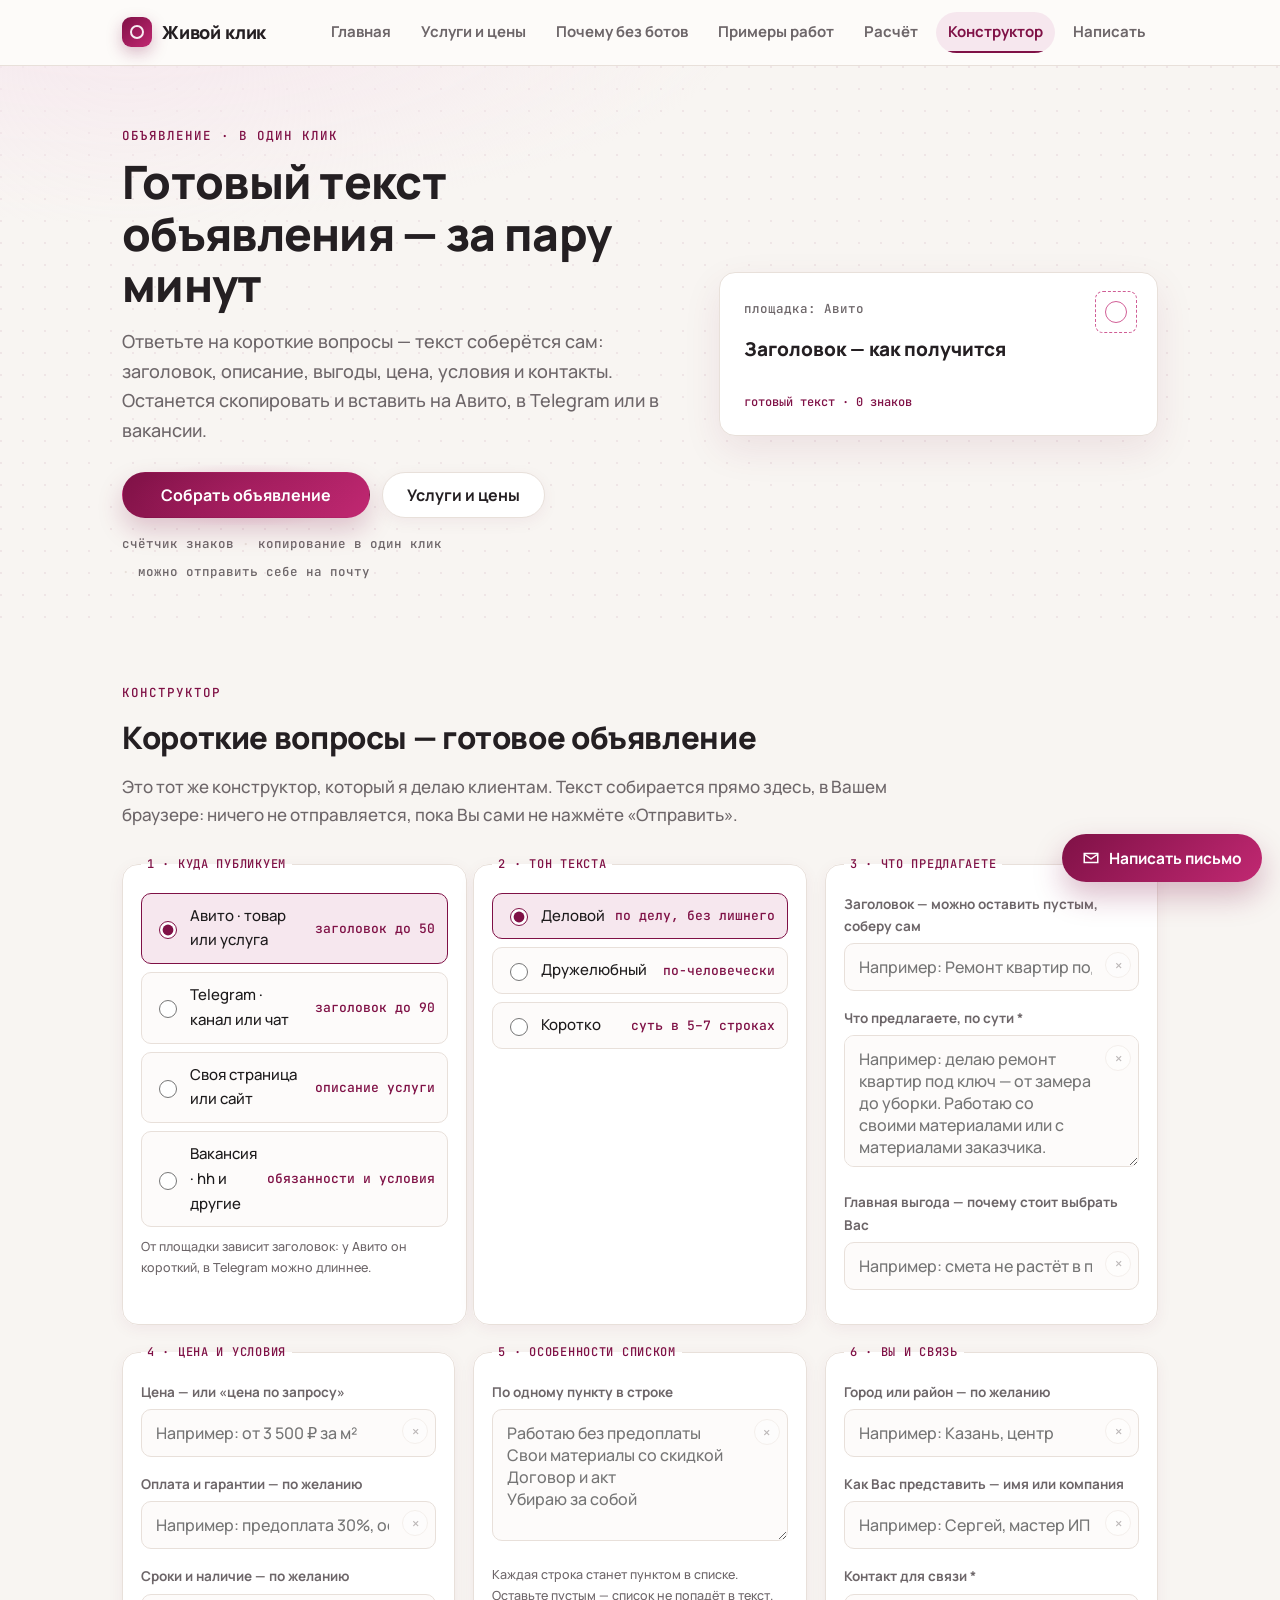
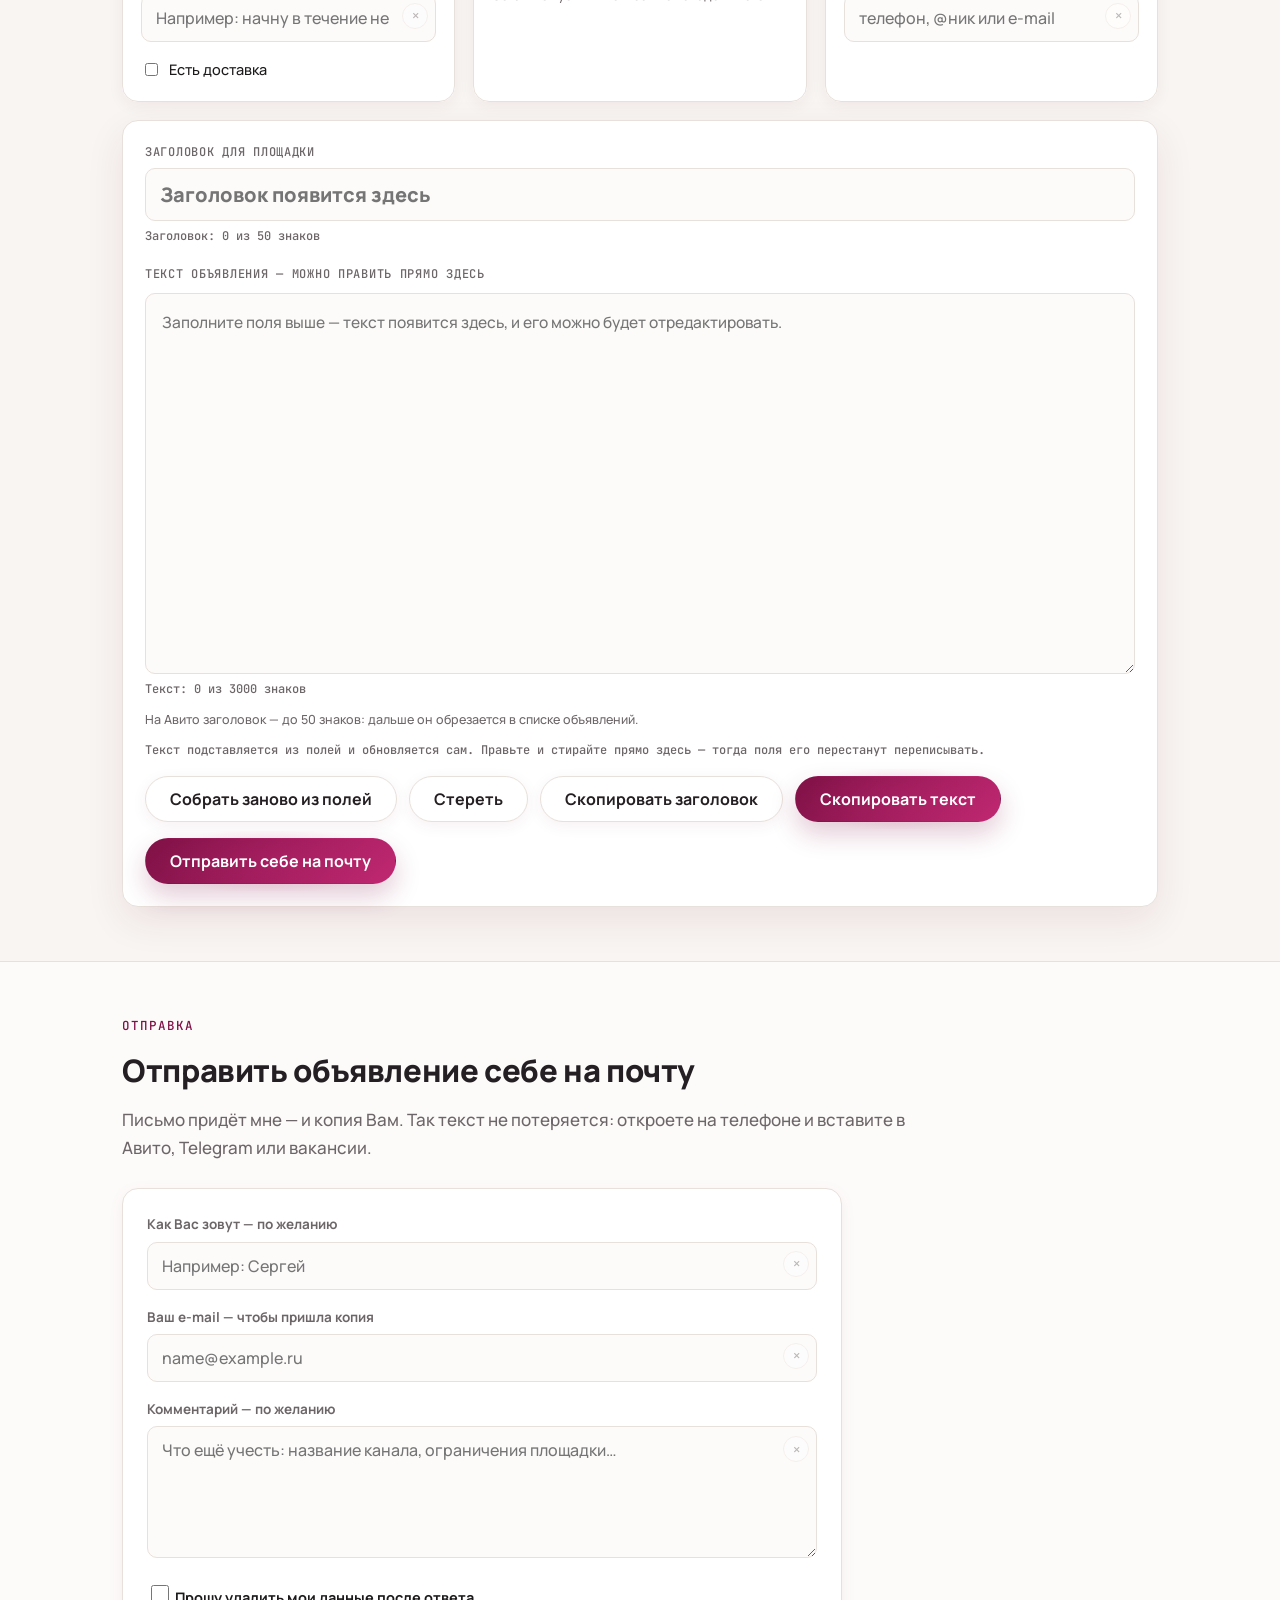
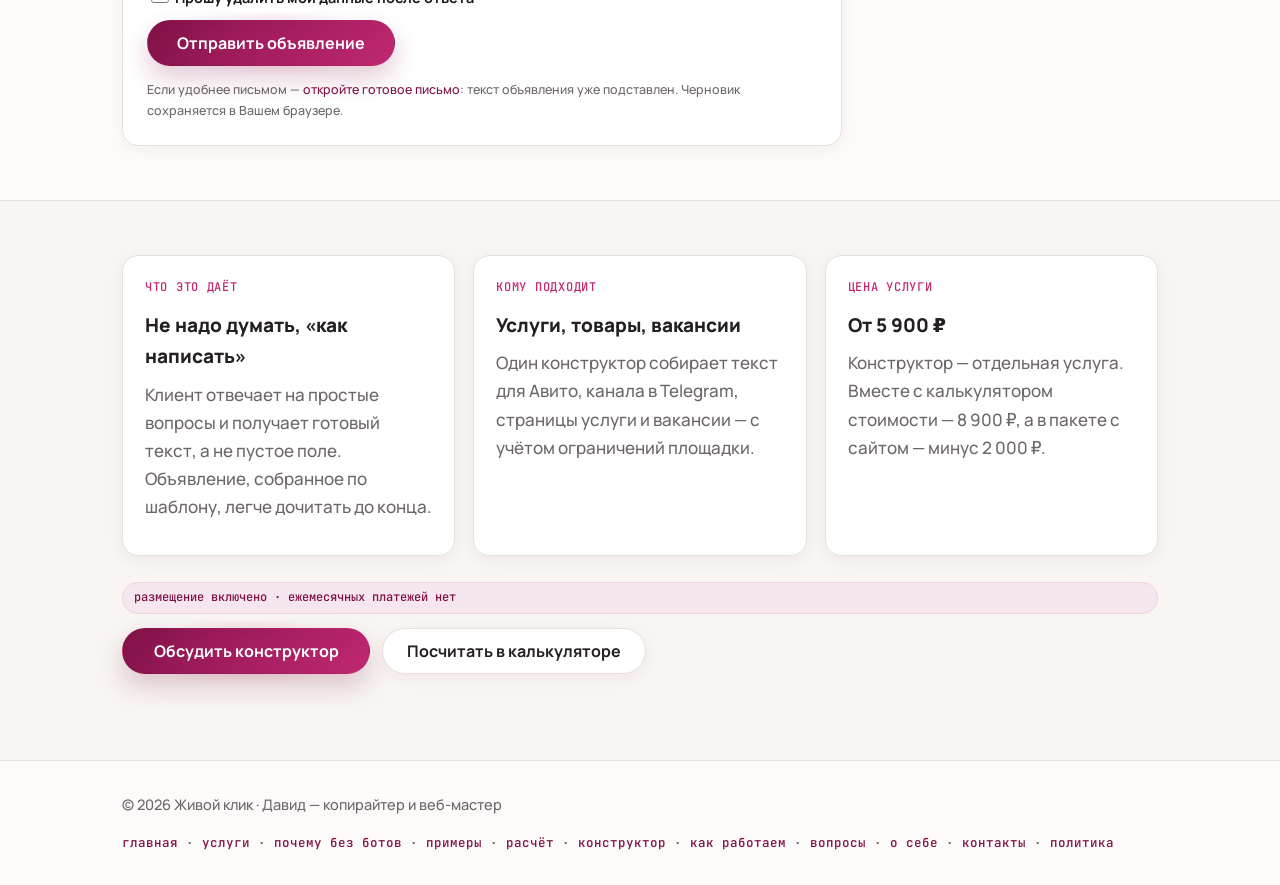
<file: konstruktor.html>
<!DOCTYPE html>
<html lang="ru" class="no-js">
<head>
<meta charset="utf-8">
<meta name="viewport" content="width=device-width, initial-scale=1">
<title>Конструктор объявления — Живой клик</title>
<meta name="description" content="Ответьте на короткие вопросы и получите готовый текст объявления для Авито, Telegram или вакансий. Текст можно скопировать или отправить себе на почту.">
<meta name="theme-color" content="#7f1146">
<meta property="og:type" content="website">
<meta property="og:site_name" content="Живой клик">
<meta property="og:title" content="Конструктор объявления — Живой клик">
<meta property="og:description" content="Короткие вопросы — и готовый текст объявления для Авито, Telegram или вакансий. Со счётчиком знаков, копированием и отправкой себе на почту.">
<meta property="og:url" content="https://volk1939-ivan.github.io/zhivoy-klik/konstruktor.html">
<meta property="og:image" content="https://volk1939-ivan.github.io/zhivoy-klik/assets/img/og-preview.jpg">
<meta property="og:image:type" content="image/jpeg">
<meta property="og:image:width" content="1200">
<meta property="og:image:height" content="630">
<meta name="twitter:card" content="summary_large_image">
<link rel="canonical" href="https://volk1939-ivan.github.io/zhivoy-klik/konstruktor.html">
<link rel="icon" href="data:image/svg+xml,%3Csvg xmlns='http://www.w3.org/2000/svg' viewBox='0 0 32 32'%3E%3Crect width='32' height='32' rx='7' fill='%237f1146'/%3E%3Ccircle cx='16' cy='16' r='6' fill='none' stroke='%23fff' stroke-width='2.5'/%3E%3C/svg%3E">
<link rel="stylesheet" href="css/fonts.css">
<link rel="stylesheet" href="css/style.css">
<script>document.documentElement.className = '';</script>
</head>
<body>

<a class="skip" href="#main">Перейти к содержанию</a>

<header class="top">
  <div class="top__inner">
    <a class="brand" href="index.html">
      <span class="brand__mark" aria-hidden="true"></span>
      <span class="brand__text">Живой клик</span>
    </a>

    <button class="nav__toggle" type="button" aria-expanded="false" aria-controls="siteNav">Меню</button>

    <nav class="nav" id="siteNav" aria-label="Меню сайта">
      <ul class="nav__list">
        <li><a href="index.html">Главная</a></li>
        <li><a href="uslugi.html">Услуги и цены</a></li>
        <li><a href="bez-botov.html">Почему без ботов</a></li>
        <li><a href="primery.html">Примеры работ</a></li>
        <li><a href="raschet.html">Расчёт</a></li>
        <li><a class="is-active" href="konstruktor.html">Конструктор</a></li>
        <li><a href="index.html#contact">Написать</a></li>
      </ul>
    </nav>
  </div>
</header>

<main id="main">

  <section class="hero">
    <div class="hero__inner">
      <div>
        <p class="kicker"><span class="js-type" data-text="объявление · в один клик">объявление · в один клик</span><span class="caret" aria-hidden="true"></span></p>
        <h1 class="hero__title">Готовый текст объявления — за пару минут</h1>
        <p class="hero__lead">Ответьте на короткие вопросы — текст соберётся сам: заголовок, описание, выгоды,
          цена, условия и контакты. Останется скопировать и вставить на Авито, в Telegram или в вакансии.</p>
        <p class="hero__actions">
          <a class="btn btn--primary btn--fixed js-magnetic" href="#konstr">
            <span class="btn__text js-type" data-text="Собрать объявление">Собрать объявление</span>
            <span class="caret" aria-hidden="true"></span>
          </a>
          <a class="btn btn--ghost" href="uslugi.html"><span class="btn__text">Услуги и цены</span></a>
        </p>
        <p class="hero__meta">
          <span>счётчик знаков</span>
          <span>копирование в один клик</span>
          <span>можно отправить себе на почту</span>
        </p>
      </div>

      <div class="letter letter--live" aria-hidden="true">
        <div class="letter__stamp"></div>
        <p class="letter__to" id="liveTo">черновик объявления</p>
        <p class="letter__subj" id="liveTitle">Заполните поля ниже</p>
        <div class="letter__lines" id="liveLines"></div>
        <p class="letter__sign" id="liveSum">текст собирается сразу</p>
      </div>
    </div>
  </section>
  <section class="section" id="konstr">
    <div class="wrap">
      <div class="section__head reveal">
        <p class="kicker">конструктор</p>
        <h2 class="h2">Короткие вопросы — готовое объявление</h2>
        <p class="lead">Это тот же конструктор, который я делаю клиентам. Текст собирается прямо здесь,
          в Вашем браузере: ничего не отправляется, пока Вы сами не нажмёте «Отправить».</p>
      </div>

      <form class="calc-form" id="konstrForm" novalidate>
        <div class="calc__grid">

          <fieldset class="calc__group reveal">
            <legend class="calc__legend">1 · Куда публикуем</legend>
            <div class="calc__opts">
              <label class="calc__opt">
                <input type="radio" name="place" value="avito" checked>
                <span class="calc__opt-name">Авито · товар или услуга</span>
                <span class="calc__opt-price">заголовок до 50</span>
              </label>
              <label class="calc__opt">
                <input type="radio" name="place" value="telegram">
                <span class="calc__opt-name">Telegram · канал или чат</span>
                <span class="calc__opt-price">заголовок до 90</span>
              </label>
              <label class="calc__opt">
                <input type="radio" name="place" value="usluga">
                <span class="calc__opt-name">Своя страница или сайт</span>
                <span class="calc__opt-price">описание услуги</span>
              </label>
              <label class="calc__opt">
                <input type="radio" name="place" value="vacancy">
                <span class="calc__opt-name">Вакансия · hh и другие</span>
                <span class="calc__opt-price">обязанности и условия</span>
              </label>
            </div>
            <p class="calc__hint">От площадки зависит заголовок: у Авито он короткий, в Telegram можно длиннее.</p>
          </fieldset>

          <fieldset class="calc__group reveal">
            <legend class="calc__legend">2 · Тон текста</legend>
            <div class="calc__opts">
              <label class="calc__opt">
                <input type="radio" name="tone" value="business" checked>
                <span class="calc__opt-name">Деловой</span>
                <span class="calc__opt-price">по делу, без лишнего</span>
              </label>
              <label class="calc__opt">
                <input type="radio" name="tone" value="friendly">
                <span class="calc__opt-name">Дружелюбный</span>
                <span class="calc__opt-price">по-человечески</span>
              </label>
              <label class="calc__opt">
                <input type="radio" name="tone" value="short">
                <span class="calc__opt-name">Коротко</span>
                <span class="calc__opt-price">суть в 5–7 строках</span>
              </label>
            </div>
          </fieldset>

          <fieldset class="calc__group reveal">
            <legend class="calc__legend">3 · Что предлагаете</legend>
            <div class="field">
              <label for="k-title">Заголовок <span aria-hidden="true">— можно оставить пустым, соберу сам</span></label>
              <input type="text" id="k-title" name="title" placeholder="Например: Ремонт квартир под ключ">
            </div>
            <div class="field">
              <label for="k-sense">Что предлагаете, по сути *</label>
              <textarea id="k-sense" name="sense" rows="3" placeholder="Например: делаю ремонт квартир под ключ — от замера до уборки. Работаю со своими материалами или с материалами заказчика."></textarea>
            </div>
            <div class="field">
              <label for="k-benefit">Главная выгода <span aria-hidden="true">— почему стоит выбрать Вас</span></label>
              <input type="text" id="k-benefit" name="benefit" placeholder="Например: смета не растёт в процессе работ">
            </div>
          </fieldset>
          <fieldset class="calc__group reveal">
            <legend class="calc__legend">4 · Цена и условия</legend>
            <div class="field">
              <label for="k-price">Цена <span aria-hidden="true">— или «цена по запросу»</span></label>
              <input type="text" id="k-price" name="price" placeholder="Например: от 3 500 ₽ за м²">
            </div>
            <div class="field">
              <label for="k-pay">Оплата и гарантии <span aria-hidden="true">— по желанию</span></label>
              <input type="text" id="k-pay" name="pay" placeholder="Например: предоплата 30%, остальное по приёмке">
            </div>
            <div class="field">
              <label for="k-term">Сроки и наличие <span aria-hidden="true">— по желанию</span></label>
              <input type="text" id="k-term" name="term" placeholder="Например: начну в течение недели; в наличии 4 штуки">
            </div>
            <p class="calc__hint">
              <label class="calc__inline">
                <input type="checkbox" name="delivery">
                <span>Есть доставка</span>
              </label>
            </p>
          </fieldset>

          <fieldset class="calc__group reveal">
            <legend class="calc__legend">5 · Особенности списком</legend>
            <div class="field">
              <label for="k-details">По одному пункту в строке</label>
              <textarea id="k-details" name="details" rows="4" placeholder="Работаю без предоплаты&#10;Свои материалы со скидкой&#10;Договор и акт&#10;Убираю за собой"></textarea>
            </div>
            <p class="calc__hint">Каждая строка станет пунктом в списке. Оставьте пустым — список не попадёт в текст.</p>
          </fieldset>

          <fieldset class="calc__group reveal">
            <legend class="calc__legend">6 · Вы и связь</legend>
            <div class="field">
              <label for="k-city">Город или район <span aria-hidden="true">— по желанию</span></label>
              <input type="text" id="k-city" name="city" placeholder="Например: Казань, центр">
            </div>
            <div class="field">
              <label for="k-who">Как Вас представить <span aria-hidden="true">— имя или компания</span></label>
              <input type="text" id="k-who" name="who" placeholder="Например: Сергей, мастер ИП Сергеев">
            </div>
            <div class="field">
              <label for="k-contact">Контакт для связи *</label>
              <input type="text" id="k-contact" name="contact" placeholder="телефон, @ник или e-mail">
            </div>
          </fieldset>

        </div>

        <div class="gen reveal" id="konstrResult">
          <p class="gen__label">Заголовок для площадки</p>
          <input type="text" class="gen__title" id="k-out-title" autocomplete="off" placeholder="Заголовок появится здесь">
          <p class="gen__count" id="k-count-title">0 знаков</p>

          <p class="gen__label" style="margin-top:18px">Текст объявления — можно править прямо здесь</p>
          <textarea class="gen__text" id="k-out-text" rows="14" placeholder="Заполните поля выше — текст появится здесь, и его можно будет отредактировать."></textarea>
          <p class="gen__count" id="k-count-text">0 знаков</p>
          <p class="calc__hint" id="k-note">Подсказка по площадке появится здесь.</p>
          <p class="gen__flag" id="k-edit-state"></p>

          <p class="gen__actions">
            <button type="button" class="btn btn--ghost js-magnetic" id="k-rebuild">
              <span class="btn__text">Собрать заново из полей</span>
            </button>
            <button type="button" class="btn btn--ghost js-magnetic" id="k-clear" title="Очистить заголовок и текст, чтобы написать своё">
              <span class="btn__text">Стереть</span>
            </button>
            <button type="button" class="btn btn--ghost js-magnetic" id="k-copy-title">
              <span class="btn__text">Скопировать заголовок</span>
            </button>
            <button type="button" class="btn btn--primary js-magnetic" id="k-copy-text">
              <span class="btn__text">Скопировать текст</span>
            </button>
          </p>
          <p class="status" id="k-copy-status" role="status" aria-live="polite"></p>

          <p class="gen__actions">
            <a class="btn btn--primary btn--fixed js-magnetic" href="#konstr-send">
              <span class="btn__text js-type" data-text="Отправить себе на почту">Отправить себе на почту</span>
              <span class="caret" aria-hidden="true"></span>
            </a>
          </p>
        </div>
      </form>
    </div>
  </section>
  <section class="section section--alt" id="konstr-send">
    <div class="wrap">
      <div class="section__head reveal">
        <p class="kicker">отправка</p>
        <h2 class="h2">Отправить объявление себе на почту</h2>
        <p class="lead">Письмо придёт мне — и копия Вам. Так текст не потеряется: откроете на телефоне
          и вставите в Авито, Telegram или вакансии.</p>
      </div>

      <form class="contact-form js-konstr-send reveal" novalidate data-form-id="konstruktor">
        <div class="field">
          <label for="ks-name">Как Вас зовут <span aria-hidden="true">— по желанию</span></label>
          <input type="text" id="ks-name" name="name" autocomplete="name" placeholder="Например: Сергей">
        </div>

        <div class="field">
          <label for="ks-email">Ваш e-mail <span aria-hidden="true">— чтобы пришла копия</span></label>
          <input type="email" id="ks-email" name="email" inputmode="email" autocomplete="email" placeholder="name@example.ru">
        </div>

        <div class="field">
          <label for="ks-comment">Комментарий <span aria-hidden="true">— по желанию</span></label>
          <textarea id="ks-comment" name="comment" rows="3" placeholder="Что ещё учесть: название канала, ограничения площадки…"></textarea>
        </div>

        <div class="field field--check">
          <label class="calc__inline">
            <input type="checkbox" name="erase">
            <span>Прошу удалить мои данные после ответа</span>
          </label>
        </div>

        <div class="form__row">
          <button type="submit" class="btn btn--primary btn--fixed js-magnetic">
            <span class="btn__text js-type" data-text="Отправить объявление">Отправить объявление</span>
            <span class="caret" aria-hidden="true"></span>
          </button>
          <span class="status" role="status" aria-live="polite"></span>
        </div>

        <p class="hint">Если удобнее письмом — <a href="#" id="konstrMailto">откройте готовое письмо</a>:
          текст объявления уже подставлен. Черновик сохраняется в Вашем браузере.</p>
      </form>
    </div>
  </section>

  <section class="section">
    <div class="wrap">
      <div class="grid grid--auto">
        <article class="card reveal">
          <p class="card__icon">что это даёт</p>
          <h3 class="card__title">Не надо думать, «как написать»</h3>
          <p class="card__text">Клиент отвечает на простые вопросы и получает готовый текст, а не пустое
            поле. Объявление, собранное по шаблону, легче дочитать до конца.</p>
        </article>

        <article class="card reveal" style="transition-delay:.08s">
          <p class="card__icon">кому подходит</p>
          <h3 class="card__title">Услуги, товары, вакансии</h3>
          <p class="card__text">Один конструктор собирает текст для Авито, канала в Telegram, страницы
            услуги и вакансии — с учётом ограничений площадки.</p>
        </article>

        <article class="card reveal" style="transition-delay:.16s">
          <p class="card__icon">цена услуги</p>
          <h3 class="card__title">От 5 900 ₽</h3>
          <p class="card__text">Конструктор — отдельная услуга. Вместе с калькулятором стоимости — 8 900 ₽,
            а в пакете с сайтом — минус 2 000 ₽.</p>
        </article>
      </div>

      <p class="badge reveal" style="margin-top:26px;display:block">размещение включено · ежемесячных платежей нет</p>
      <p class="calc__actions reveal">
        <a class="btn btn--primary btn--fixed js-magnetic" href="index.html#contact">
          <span class="btn__text js-type" data-text="Обсудить конструктор">Обсудить конструктор</span>
          <span class="caret" aria-hidden="true"></span>
        </a>
        <a class="btn btn--ghost" href="raschet.html"><span class="btn__text">Посчитать в калькуляторе</span></a>
      </p>
    </div>
  </section>

</main>

<footer class="footer">
  <div class="footer__inner">
    <p>© <span data-year>2026</span> Живой клик · Давид — копирайтер и веб-мастер</p>
    <p class="footer__mono">
      <a href="index.html">главная</a> · <a href="uslugi.html">услуги</a> ·
      <a href="bez-botov.html">почему без ботов</a> · <a href="primery.html">примеры</a> ·
      <a href="raschet.html">расчёт</a> · <a href="konstruktor.html">конструктор</a> ·
      <a href="kak-rabotaem.html">как работаем</a> · <a href="voprosy.html">вопросы</a> ·
      <a href="o-sebe.html">о себе</a> · <a href="kontakty.html">контакты</a> ·
      <a href="politika.html">политика</a>
    </p>
  </div>
</footer>

<script src="js/config.js"></script>
<script src="js/tools.js"></script>
<script src="js/app.js"></script>
<script src="js/konstruktor.js"></script>
</body>
</html>
</file>
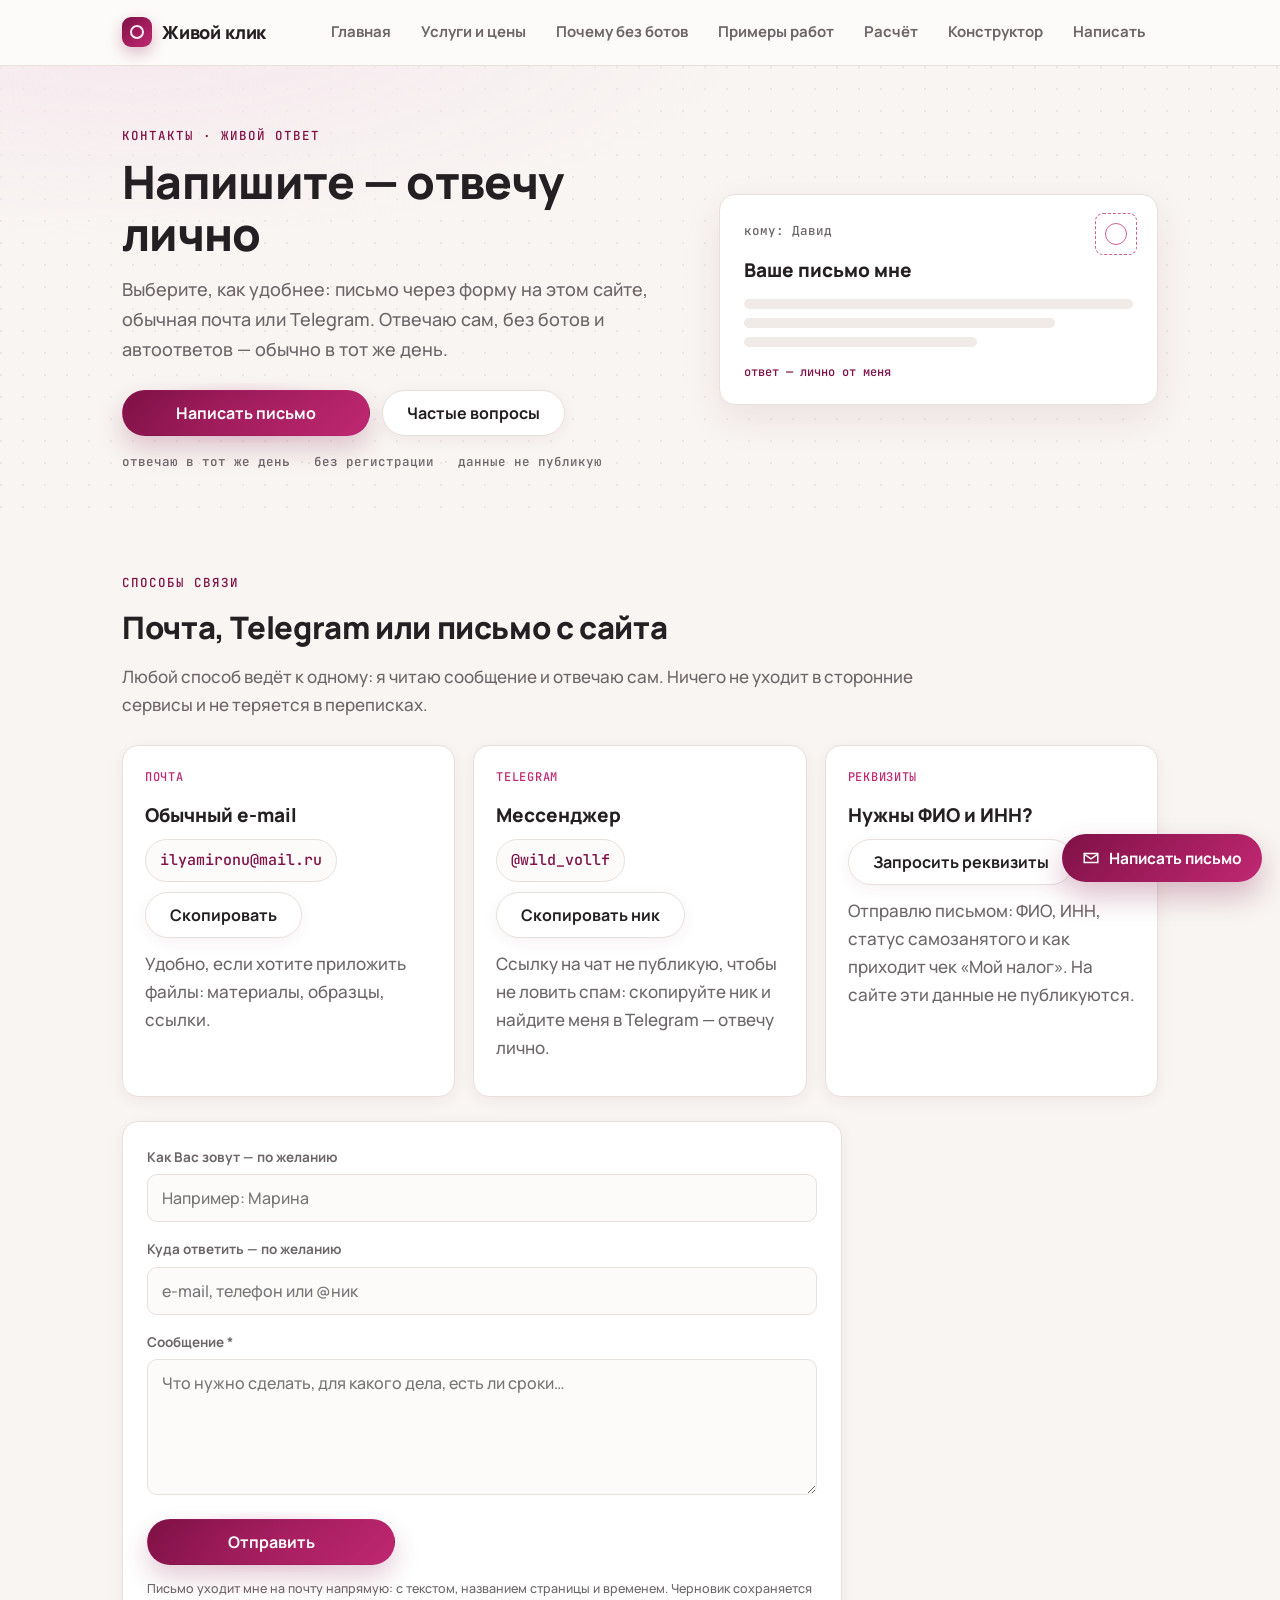
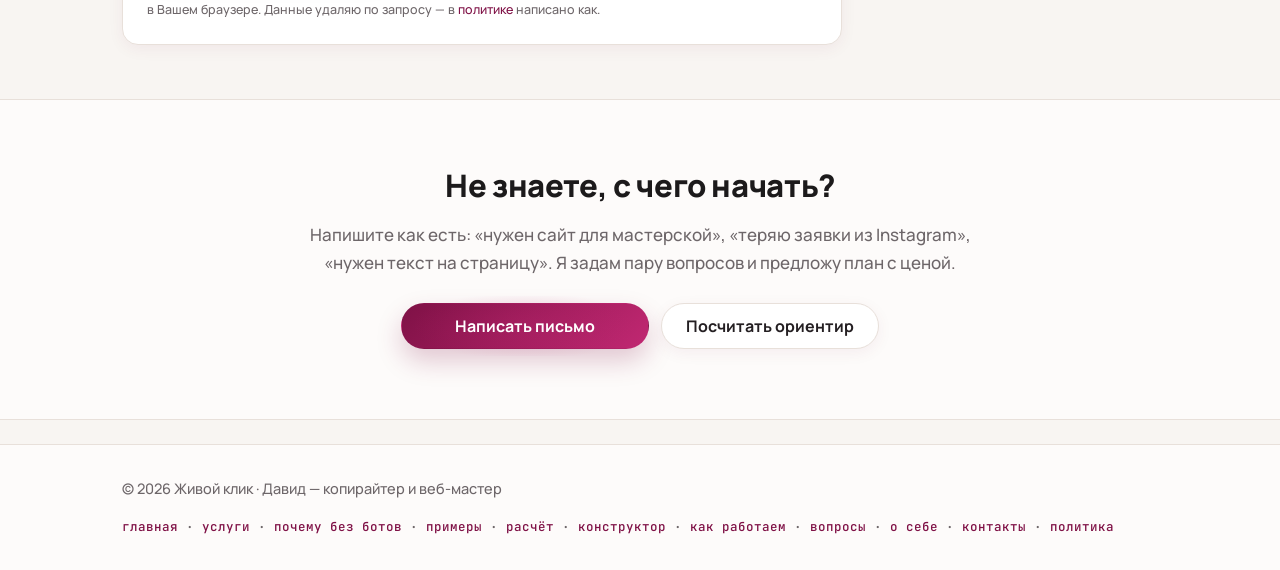
<file: kontakty.html>
<!DOCTYPE html>
<html lang="ru" class="no-js">
<head>
<meta charset="utf-8">
<meta name="viewport" content="width=device-width, initial-scale=1">
<title>Контакты — Живой клик</title>
<meta name="description" content="Как со мной связаться: форма на сайте (письмо придёт на почту), e-mail и Telegram. Отвечаю лично, без ботов и автоответов.">
<meta name="theme-color" content="#7f1146">
<meta property="og:type" content="website">
<meta property="og:site_name" content="Живой клик">
<meta property="og:title" content="Контакты — Живой клик">
<meta property="og:description" content="Форма на сайте, e-mail и Telegram. Отвечаю лично — без ботов, автоответов и мессенджер-цепочек.">
<meta property="og:url" content="https://volk1939-ivan.github.io/zhivoy-klik/kontakty.html">
<meta property="og:image" content="https://volk1939-ivan.github.io/zhivoy-klik/assets/img/og-preview.jpg">
<meta property="og:image:type" content="image/jpeg">
<meta property="og:image:width" content="1200">
<meta property="og:image:height" content="630">
<meta name="twitter:card" content="summary_large_image">
<link rel="canonical" href="https://volk1939-ivan.github.io/zhivoy-klik/kontakty.html">
<link rel="icon" href="data:image/svg+xml,%3Csvg xmlns='http://www.w3.org/2000/svg' viewBox='0 0 32 32'%3E%3Crect width='32' height='32' rx='7' fill='%237f1146'/%3E%3Ccircle cx='16' cy='16' r='6' fill='none' stroke='%23fff' stroke-width='2.5'/%3E%3C/svg%3E">
<link rel="stylesheet" href="css/fonts.css">
<link rel="stylesheet" href="css/style.css">
<script>document.documentElement.className = '';</script>
</head>
<body>

<a class="skip" href="#main">Перейти к содержанию</a>

<header class="top">
  <div class="top__inner">
    <a class="brand" href="index.html">
      <span class="brand__mark" aria-hidden="true"></span>
      <span class="brand__text">Живой клик</span>
    </a>

    <button class="nav__toggle" type="button" aria-expanded="false" aria-controls="siteNav">Меню</button>

    <nav class="nav" id="siteNav" aria-label="Меню сайта">
      <ul class="nav__list">
        <li><a href="index.html">Главная</a></li>
        <li><a href="uslugi.html">Услуги и цены</a></li>
        <li><a href="bez-botov.html">Почему без ботов</a></li>
        <li><a href="primery.html">Примеры работ</a></li>
        <li><a href="raschet.html">Расчёт</a></li>
        <li><a href="konstruktor.html">Конструктор</a></li>
        <li><a href="index.html#contact">Написать</a></li>
      </ul>
    </nav>
  </div>
</header>

<main id="main">

  <section class="hero">
    <div class="hero__inner">
      <div>
        <p class="kicker"><span class="js-type" data-text="контакты · живой ответ">контакты · живой ответ</span><span class="caret" aria-hidden="true"></span></p>
        <h1 class="hero__title">Напишите — отвечу лично</h1>
        <p class="hero__lead">Выберите, как удобнее: письмо через форму на этом сайте, обычная почта или
          Telegram. Отвечаю сам, без ботов и автоответов — обычно в тот же день.</p>
        <p class="hero__actions">
          <a class="btn btn--primary btn--fixed js-magnetic" href="#contact">
            <span class="btn__text js-type" data-text="Написать письмо">Написать письмо</span>
            <span class="caret" aria-hidden="true"></span>
          </a>
          <a class="btn btn--ghost" href="voprosy.html"><span class="btn__text">Частые вопросы</span></a>
        </p>
        <p class="hero__meta">
          <span>отвечаю в тот же день</span>
          <span>без регистрации</span>
          <span>данные не публикую</span>
        </p>
      </div>

      <div class="letter" aria-hidden="true">
        <div class="letter__stamp"></div>
        <p class="letter__to">кому: Давид</p>
        <p class="letter__subj">Ваше письмо мне</p>
        <div class="letter__row"></div>
        <div class="letter__row letter__row--80"></div>
        <div class="letter__row letter__row--60"></div>
        <p class="letter__sign">ответ — лично от меня</p>
      </div>
    </div>
  </section>
  <section class="section" id="contact">
    <div class="wrap">
      <div class="section__head reveal">
        <p class="kicker">способы связи</p>
        <h2 class="h2">Почта, Telegram или письмо с сайта</h2>
        <p class="lead">Любой способ ведёт к одному: я читаю сообщение и отвечаю сам. Ничего не уходит
          в сторонние сервисы и не теряется в переписках.</p>
      </div>

      <div class="kont">
        <article class="card reveal">
          <p class="card__icon">почта</p>
          <h3 class="card__title">Обычный e-mail</h3>
          <p class="kont__row">
            <span class="kont__val">ilyamironu@mail.ru</span>
            <button type="button" class="btn btn--ghost" data-copy="ilyamironu@mail.ru"><span class="btn__text">Скопировать</span></button>
            <span class="status" role="status" aria-live="polite"></span>
          </p>
          <p class="card__text">Удобно, если хотите приложить файлы: материалы, образцы, ссылки.</p>
        </article>

        <article class="card reveal" style="transition-delay:.08s">
          <p class="card__icon">telegram</p>
          <h3 class="card__title">Мессенджер</h3>
          <p class="kont__row">
            <span class="kont__val">@wild_vollf</span>
            <button type="button" class="btn btn--ghost" data-copy="@wild_vollf"><span class="btn__text">Скопировать ник</span></button>
            <span class="status" role="status" aria-live="polite"></span>
          </p>
          <p class="card__text">Ссылку на чат не публикую, чтобы не ловить спам: скопируйте ник
            и найдите меня в Telegram — отвечу лично.</p>
        </article>

        <article class="card reveal" style="transition-delay:.16s">
          <p class="card__icon">реквизиты</p>
          <h3 class="card__title">Нужны ФИО и ИНН?</h3>
          <p class="kont__row">
            <button type="button" class="btn btn--ghost" data-letter="Здравствуйте! Пришлите, пожалуйста, Ваши реквизиты (ФИО, ИНН)."><span class="btn__text">Запросить реквизиты</span></button>
          </p>
          <p class="card__text">Отправлю письмом: ФИО, ИНН, статус самозанятого и как приходит чек
            «Мой налог». На сайте эти данные не публикуются.</p>
        </article>
      </div>

      <form class="contact-form js-contact reveal" novalidate data-form-id="kontakty" style="margin-top:24px">
        <div class="field">
          <label for="c-name">Как Вас зовут <span aria-hidden="true">— по желанию</span></label>
          <input type="text" id="c-name" name="name" autocomplete="name" placeholder="Например: Марина">
        </div>

        <div class="field">
          <label for="c-contact">Куда ответить <span aria-hidden="true">— по желанию</span></label>
          <input type="text" id="c-contact" name="contact" placeholder="e-mail, телефон или @ник">
        </div>

        <div class="field">
          <label for="c-message">Сообщение *</label>
          <textarea id="c-message" name="message" rows="5" placeholder="Что нужно сделать, для какого дела, есть ли сроки…"></textarea>
        </div>

        <div class="form__row">
          <button type="submit" class="btn btn--primary btn--fixed js-magnetic">
            <span class="btn__text js-type" data-text="Отправить">Отправить</span>
            <span class="caret" aria-hidden="true"></span>
          </button>
          <span class="status" role="status" aria-live="polite"></span>
        </div>

        <p class="hint">Письмо уходит мне на почту напрямую: с текстом, названием страницы и временем.
          Черновик сохраняется в Вашем браузере. Данные удаляю по запросу —
          в <a href="politika.html">политике</a> написано как.</p>
      </form>
    </div>
  </section>

  <section class="section section--alt">
    <div class="wrap center">
      <p class="h2 reveal">Не знаете, с чего начать?</p>
      <p class="lead reveal" style="max-width:62ch;margin:0 auto 18px">Напишите как есть: «нужен сайт для
        мастерской», «теряю заявки из Instagram», «нужен текст на страницу». Я задам пару вопросов
        и предложу план с ценой.</p>
      <p class="hero__actions reveal" style="justify-content:center">
        <a class="btn btn--primary btn--fixed js-magnetic" href="#contact">
          <span class="btn__text js-type" data-text="Написать письмо">Написать письмо</span>
          <span class="caret" aria-hidden="true"></span>
        </a>
        <a class="btn btn--ghost" href="raschet.html"><span class="btn__text">Посчитать ориентир</span></a>
      </p>
    </div>
  </section>

</main>

<footer class="footer">
  <div class="footer__inner">
    <p>© <span data-year>2026</span> Живой клик · Давид — копирайтер и веб-мастер</p>
    <p class="footer__mono">
      <a href="index.html">главная</a> · <a href="uslugi.html">услуги</a> ·
      <a href="bez-botov.html">почему без ботов</a> · <a href="primery.html">примеры</a> ·
      <a href="raschet.html">расчёт</a> · <a href="konstruktor.html">конструктор</a> ·
      <a href="kak-rabotaem.html">как работаем</a> · <a href="voprosy.html">вопросы</a> ·
      <a href="o-sebe.html">о себе</a> · <a href="kontakty.html">контакты</a> ·
      <a href="politika.html">политика</a>
    </p>
  </div>
</footer>

<script src="js/config.js"></script>
<script src="js/tools.js"></script>
<script src="js/app.js"></script>
</body>
</html>
</file>
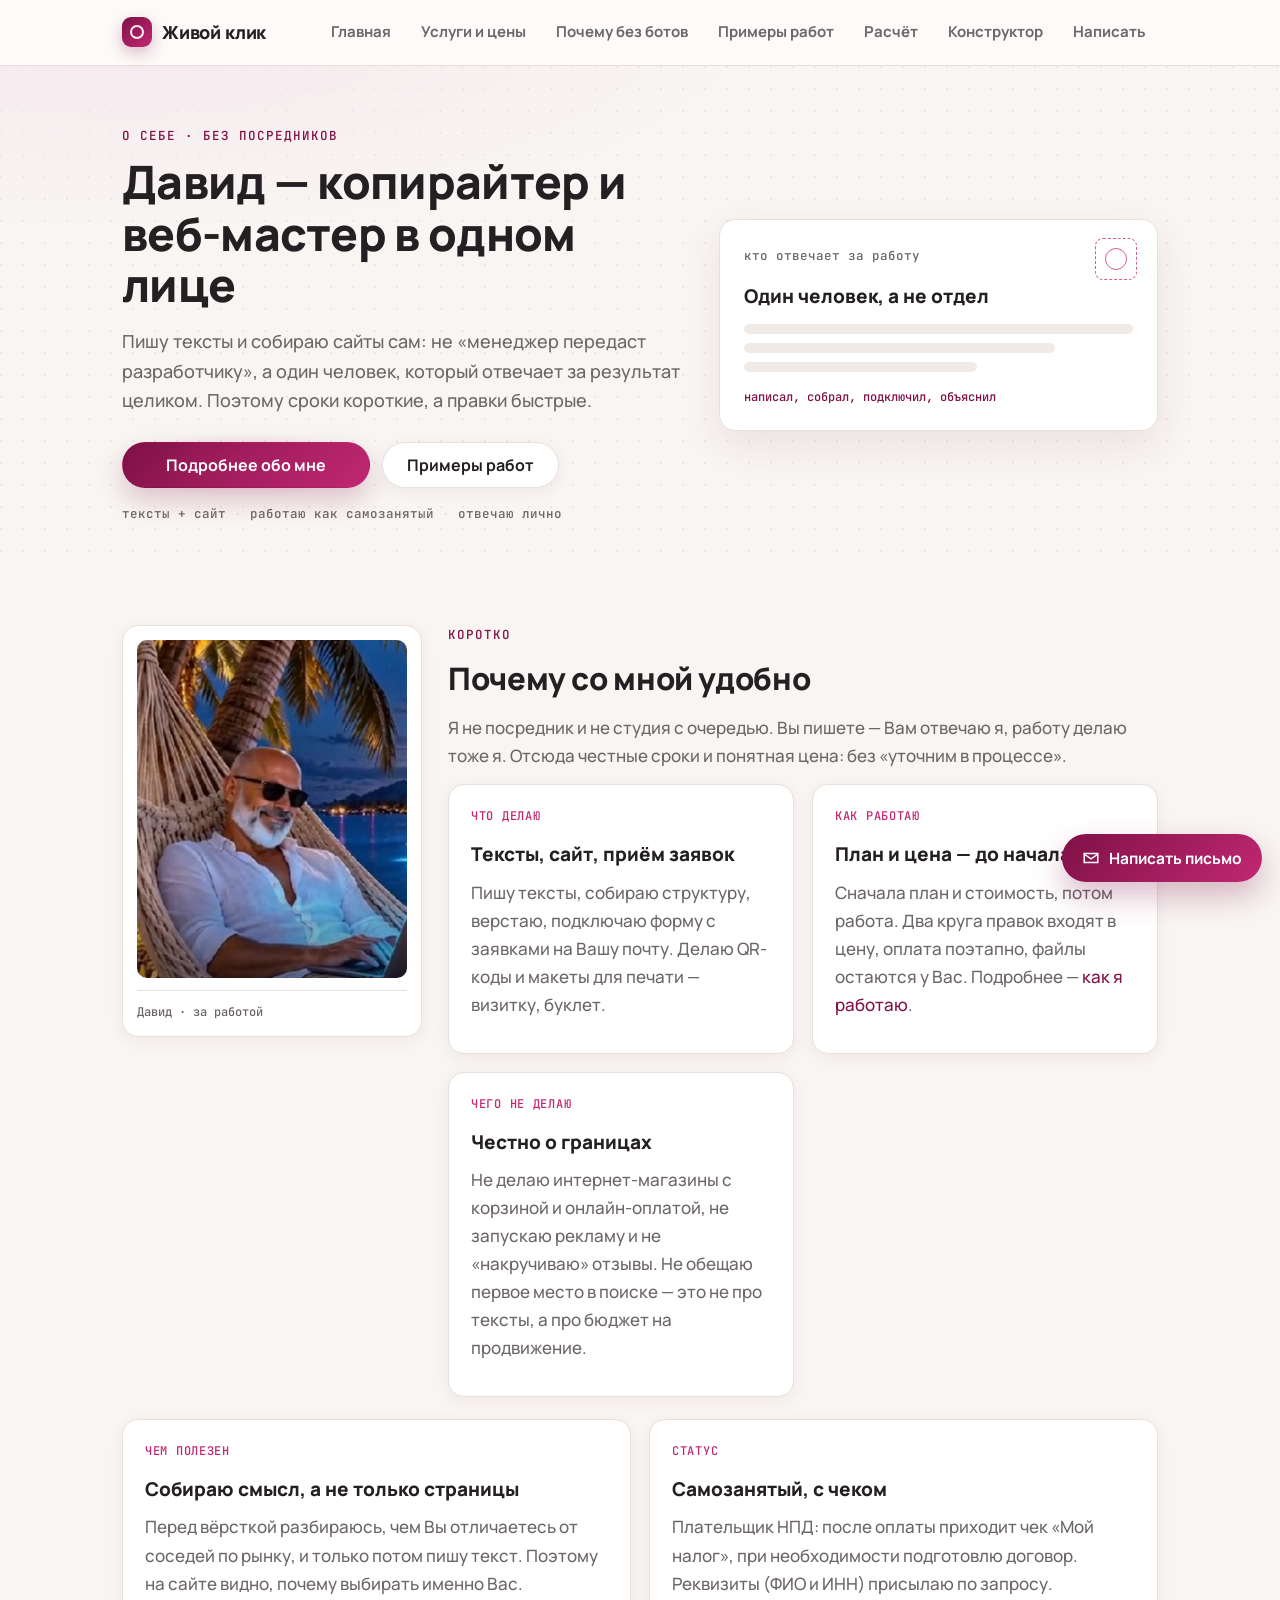
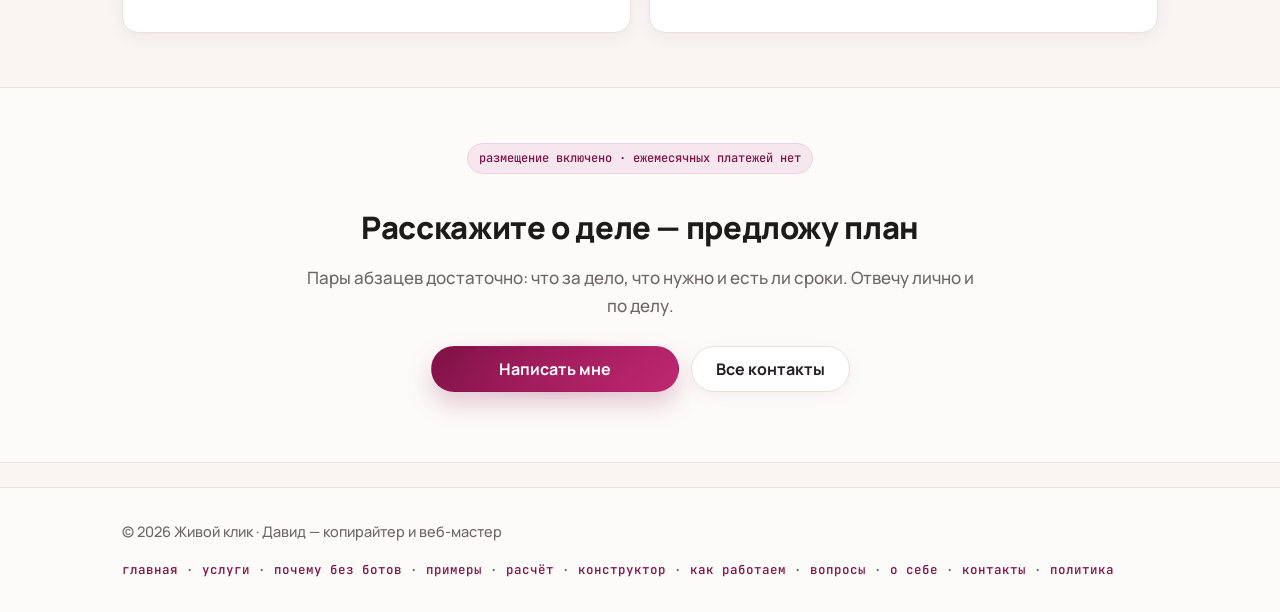
<file: o-sebe.html>
<!DOCTYPE html>
<html lang="ru" class="no-js">
<head>
<meta charset="utf-8">
<meta name="viewport" content="width=device-width, initial-scale=1">
<title>О себе — Живой клик</title>
<meta name="description" content="Давид — копирайтер и веб-мастер в одном лице: пишу тексты, собираю сайты и подключаю приём заявок на почту. Что берусь делать и чего в работе нет.">
<meta name="theme-color" content="#7f1146">
<meta property="og:type" content="website">
<meta property="og:site_name" content="Живой клик">
<meta property="og:title" content="О себе — Живой клик">
<meta property="og:description" content="Копирайтер и веб-мастер в одном лице: тексты, сайты и приём заявок на почту. Без посредников, без ботов, без ежемесячных платежей.">
<meta property="og:url" content="https://volk1939-ivan.github.io/zhivoy-klik/o-sebe.html">
<meta property="og:image" content="https://volk1939-ivan.github.io/zhivoy-klik/assets/img/og-preview.jpg">
<meta property="og:image:type" content="image/jpeg">
<meta property="og:image:width" content="1200">
<meta property="og:image:height" content="630">
<meta name="twitter:card" content="summary_large_image">
<link rel="canonical" href="https://volk1939-ivan.github.io/zhivoy-klik/o-sebe.html">
<link rel="icon" href="data:image/svg+xml,%3Csvg xmlns='http://www.w3.org/2000/svg' viewBox='0 0 32 32'%3E%3Crect width='32' height='32' rx='7' fill='%237f1146'/%3E%3Ccircle cx='16' cy='16' r='6' fill='none' stroke='%23fff' stroke-width='2.5'/%3E%3C/svg%3E">
<link rel="stylesheet" href="css/fonts.css">
<link rel="stylesheet" href="css/style.css">
<script>document.documentElement.className = '';</script>
</head>
<body>

<a class="skip" href="#main">Перейти к содержанию</a>

<header class="top">
  <div class="top__inner">
    <a class="brand" href="index.html">
      <span class="brand__mark" aria-hidden="true"></span>
      <span class="brand__text">Живой клик</span>
    </a>

    <button class="nav__toggle" type="button" aria-expanded="false" aria-controls="siteNav">Меню</button>

    <nav class="nav" id="siteNav" aria-label="Меню сайта">
      <ul class="nav__list">
        <li><a href="index.html">Главная</a></li>
        <li><a href="uslugi.html">Услуги и цены</a></li>
        <li><a href="bez-botov.html">Почему без ботов</a></li>
        <li><a href="primery.html">Примеры работ</a></li>
        <li><a href="raschet.html">Расчёт</a></li>
        <li><a href="konstruktor.html">Конструктор</a></li>
        <li><a href="index.html#contact">Написать</a></li>
      </ul>
    </nav>
  </div>
</header>

<main id="main">

  <section class="hero">
    <div class="hero__inner">
      <div>
        <p class="kicker"><span class="js-type" data-text="о себе · без посредников">о себе · без посредников</span><span class="caret" aria-hidden="true"></span></p>
        <h1 class="hero__title">Давид — копирайтер и веб-мастер в одном лице</h1>
        <p class="hero__lead">Пишу тексты и собираю сайты сам: не «менеджер передаст разработчику», а один
          человек, который отвечает за результат целиком. Поэтому сроки короткие, а правки быстрые.</p>
        <p class="hero__actions">
          <a class="btn btn--primary btn--fixed js-magnetic" href="#about">
            <span class="btn__text js-type" data-text="Подробнее обо мне">Подробнее обо мне</span>
            <span class="caret" aria-hidden="true"></span>
          </a>
          <a class="btn btn--ghost" href="primery.html"><span class="btn__text">Примеры работ</span></a>
        </p>
        <p class="hero__meta">
          <span>тексты + сайт</span>
          <span>работаю как самозанятый</span>
          <span>отвечаю лично</span>
        </p>
      </div>

      <div class="letter" aria-hidden="true">
        <div class="letter__stamp"></div>
        <p class="letter__to">кто отвечает за работу</p>
        <p class="letter__subj">Один человек, а не отдел</p>
        <div class="letter__row"></div>
        <div class="letter__row letter__row--80"></div>
        <div class="letter__row letter__row--60"></div>
        <p class="letter__sign">написал, собрал, подключил, объяснил</p>
      </div>
    </div>
  </section>
  <section class="section" id="about">
    <div class="wrap">
      <div class="about">
        <figure class="about__photo reveal">
          <img class="about__img" src="assets/img/david.jpg" width="600" height="751"
               loading="lazy" decoding="async"
               alt="Давид — копирайтер и веб-мастер, за работой">
          <figcaption class="about__cap">Давид · за работой</figcaption>
        </figure>

        <div>
          <div class="section__head reveal" style="margin-bottom:14px">
            <p class="kicker">коротко</p>
            <h2 class="h2">Почему со мной удобно</h2>
            <p class="lead">Я не посредник и не студия с очередью. Вы пишете — Вам отвечаю я, работу делаю
              тоже я. Отсюда честные сроки и понятная цена: без «уточним в процессе».</p>
          </div>

          <div class="grid grid--auto">
            <article class="card reveal">
              <p class="card__icon">что делаю</p>
              <h3 class="card__title">Тексты, сайт, приём заявок</h3>
              <p class="card__text">Пишу тексты, собираю структуру, верстаю, подключаю форму с заявками
                на Вашу почту. Делаю QR-коды и макеты для печати — визитку, буклет.</p>
            </article>

            <article class="card reveal" style="transition-delay:.08s">
              <p class="card__icon">как работаю</p>
              <h3 class="card__title">План и цена — до начала</h3>
              <p class="card__text">Сначала план и стоимость, потом работа. Два круга правок входят в цену,
                оплата поэтапно, файлы остаются у Вас. Подробнее —
                <a href="kak-rabotaem.html">как я работаю</a>.</p>
            </article>

            <article class="card reveal" style="transition-delay:.16s">
              <p class="card__icon">чего не делаю</p>
              <h3 class="card__title">Честно о границах</h3>
              <p class="card__text">Не делаю интернет-магазины с корзиной и онлайн-оплатой, не запускаю
                рекламу и не «накручиваю» отзывы. Не обещаю первое место в поиске — это не про тексты,
                а про бюджет на продвижение.</p>
            </article>
          </div>
        </div>
      </div>

      <div class="grid grid--auto reveal" style="margin-top:22px">
        <article class="card">
          <p class="card__icon">чем полезен</p>
          <h3 class="card__title">Собираю смысл, а не только страницы</h3>
          <p class="card__text">Перед вёрсткой разбираюсь, чем Вы отличаетесь от соседей по рынку, и только
            потом пишу текст. Поэтому на сайте видно, почему выбирать именно Вас.</p>
        </article>

        <article class="card">
          <p class="card__icon">статус</p>
          <h3 class="card__title">Самозанятый, с чеком</h3>
          <p class="card__text">Плательщик НПД: после оплаты приходит чек «Мой налог», при необходимости
            подготовлю договор. Реквизиты (ФИО и ИНН) присылаю по запросу.</p>
        </article>
      </div>
    </div>
  </section>

  <section class="section section--alt">
    <div class="wrap center">
      <p class="badge reveal" style="display:inline-block">размещение включено · ежемесячных платежей нет</p>
      <p class="h2 reveal" style="margin-top:14px">Расскажите о деле — предложу план</p>
      <p class="lead reveal" style="max-width:62ch;margin:0 auto 18px">Пары абзацев достаточно: что за дело,
        что нужно и есть ли сроки. Отвечу лично и по делу.</p>
      <p class="hero__actions reveal" style="justify-content:center">
        <a class="btn btn--primary btn--fixed js-magnetic" href="index.html#contact">
          <span class="btn__text js-type" data-text="Написать мне">Написать мне</span>
          <span class="caret" aria-hidden="true"></span>
        </a>
        <a class="btn btn--ghost" href="kontakty.html"><span class="btn__text">Все контакты</span></a>
      </p>
    </div>
  </section>

</main>

<footer class="footer">
  <div class="footer__inner">
    <p>© <span data-year>2026</span> Живой клик · Давид — копирайтер и веб-мастер</p>
    <p class="footer__mono">
      <a href="index.html">главная</a> · <a href="uslugi.html">услуги</a> ·
      <a href="bez-botov.html">почему без ботов</a> · <a href="primery.html">примеры</a> ·
      <a href="raschet.html">расчёт</a> · <a href="konstruktor.html">конструктор</a> ·
      <a href="kak-rabotaem.html">как работаем</a> · <a href="voprosy.html">вопросы</a> ·
      <a href="o-sebe.html">о себе</a> · <a href="kontakty.html">контакты</a> ·
      <a href="politika.html">политика</a>
    </p>
  </div>
</footer>

<script src="js/config.js"></script>
<script src="js/tools.js"></script>
<script src="js/app.js"></script>
</body>
</html>
</file>
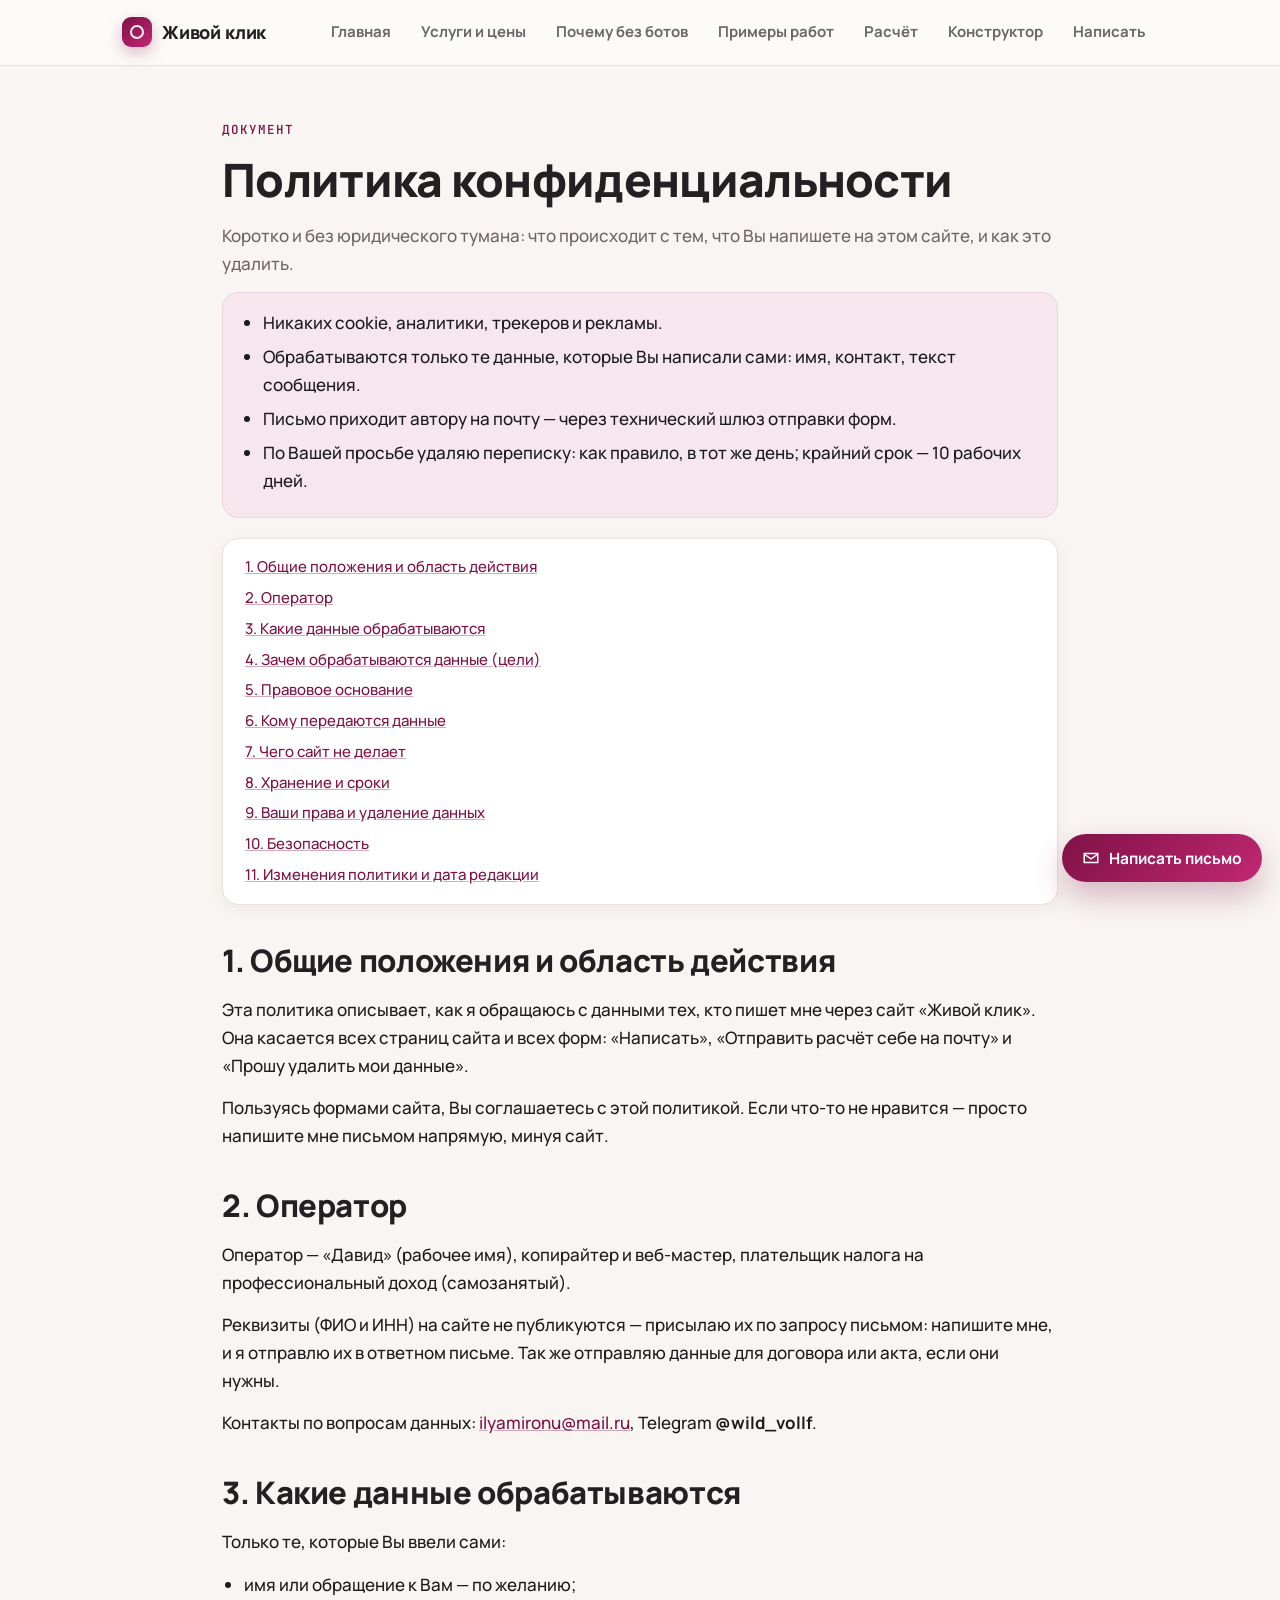
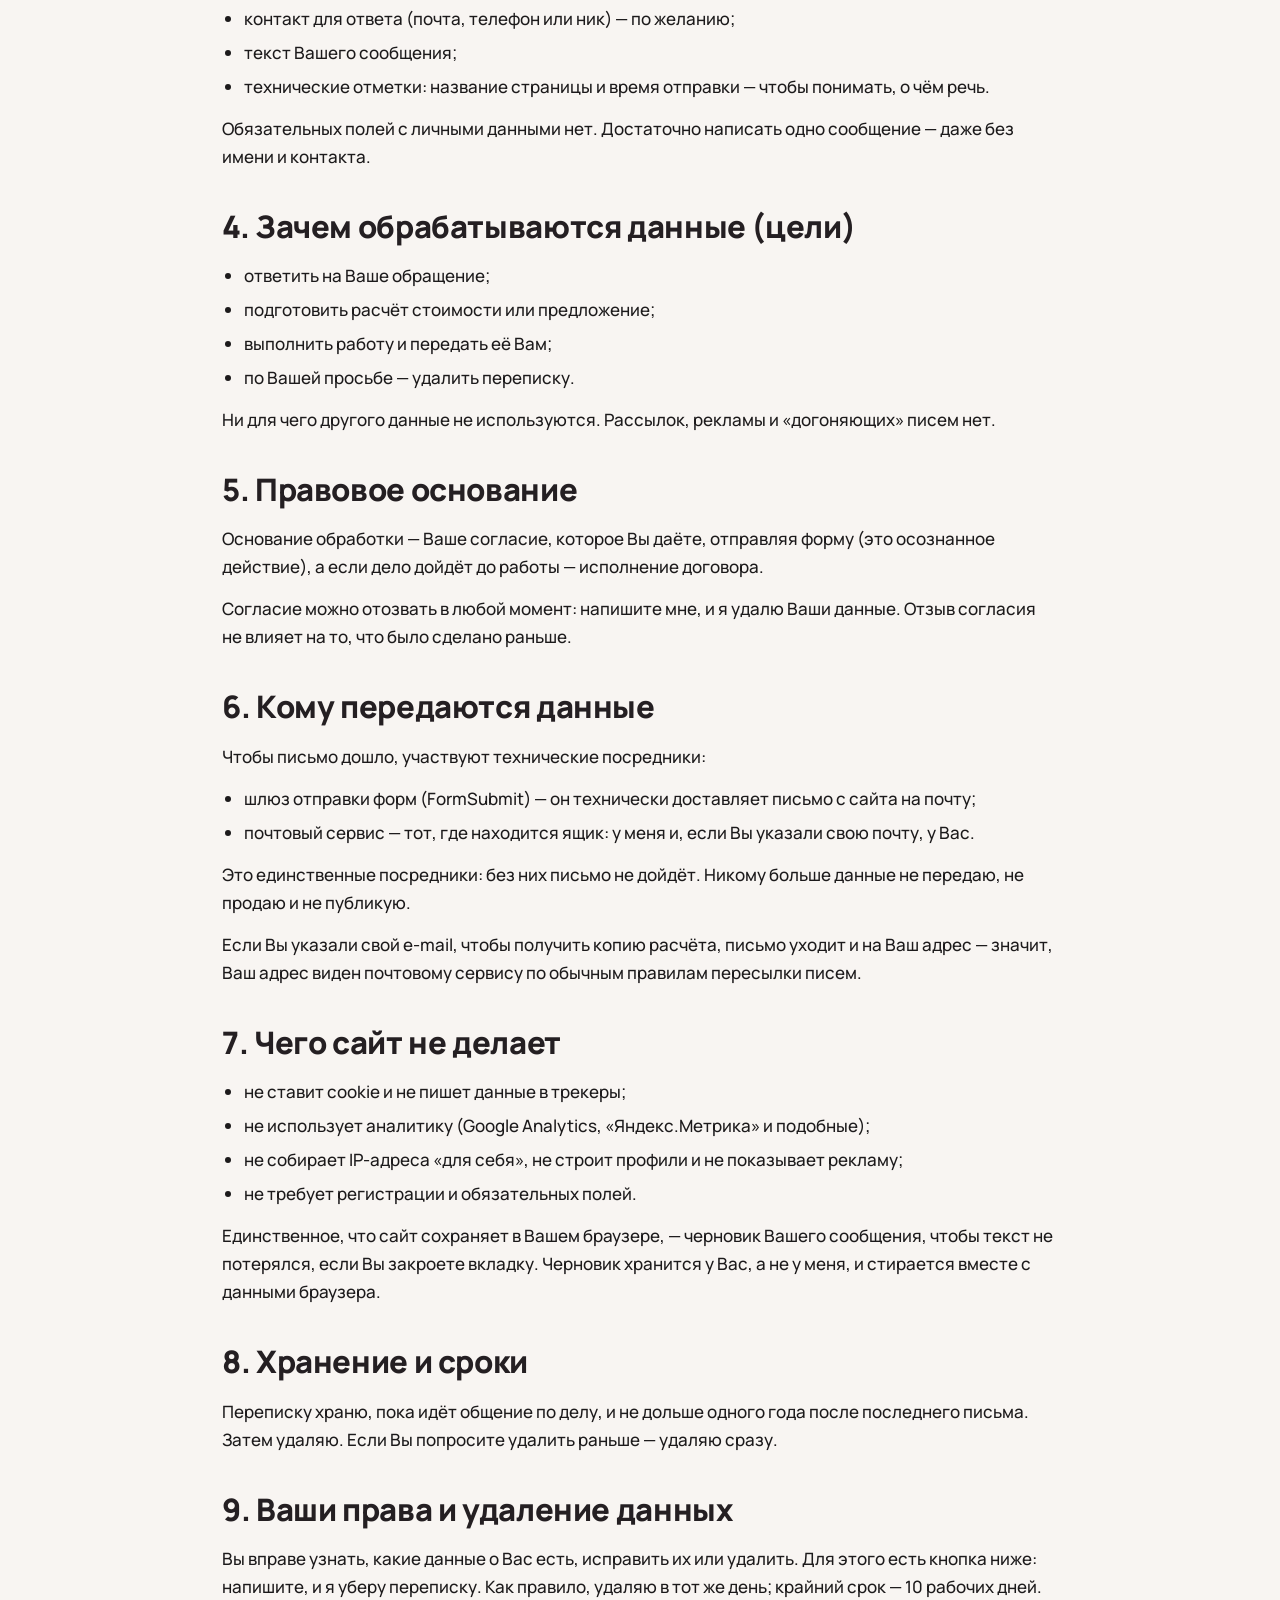
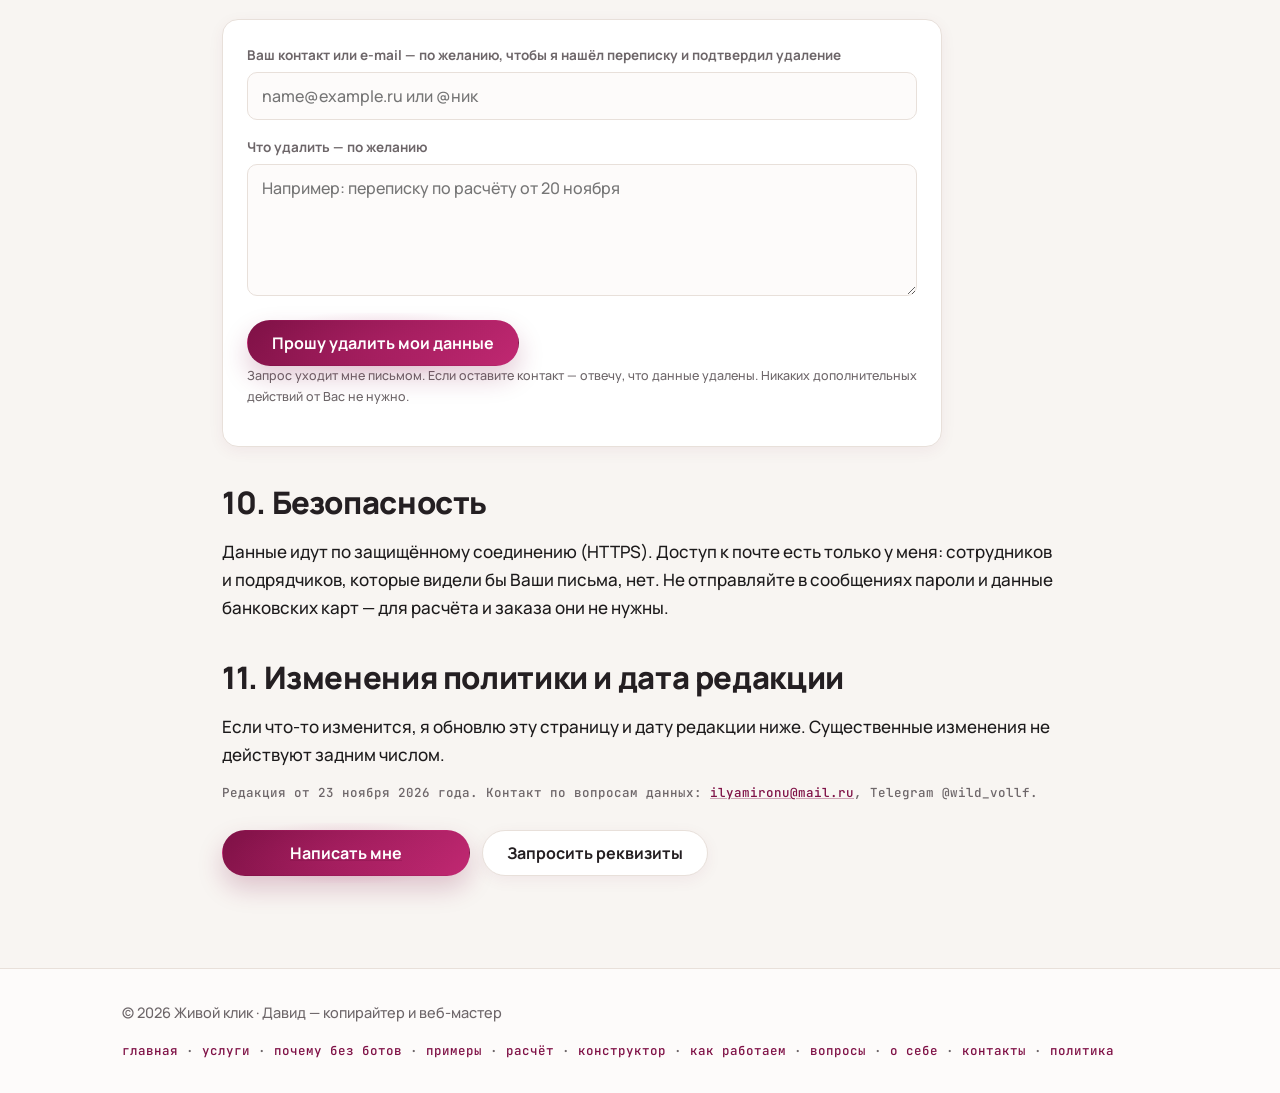
<file: politika.html>
<!DOCTYPE html>
<html lang="ru" class="no-js">
<head>
<meta charset="utf-8">
<meta name="viewport" content="width=device-width, initial-scale=1">
<title>Политика конфиденциальности — Живой клик</title>
<meta name="description" content="Как «Живой клик» обращается с данными: только то, что Вы написали в форме, письмо приходит автору на почту, без cookie и аналитики. Данные удаляются по запросу.">
<meta name="robots" content="index, follow">
<meta name="theme-color" content="#7f1146">
<meta property="og:type" content="website">
<meta property="og:site_name" content="Живой клик">
<meta property="og:title" content="Политика конфиденциальности — Живой клик">
<meta property="og:description" content="Как «Живой клик» обращается с данными: только то, что Вы написали в форме, письмо приходит автору на почту, без cookie и аналитики. Данные удаляются по запросу.">
<meta property="og:url" content="https://volk1939-ivan.github.io/zhivoy-klik/politika.html">
<meta property="og:image" content="https://volk1939-ivan.github.io/zhivoy-klik/assets/img/og-preview.jpg">
<meta property="og:image:type" content="image/jpeg">
<meta property="og:image:width" content="1200">
<meta property="og:image:height" content="630">
<meta name="twitter:card" content="summary_large_image">
<link rel="canonical" href="https://volk1939-ivan.github.io/zhivoy-klik/politika.html">
<link rel="icon" href="data:image/svg+xml,%3Csvg xmlns='http://www.w3.org/2000/svg' viewBox='0 0 32 32'%3E%3Crect width='32' height='32' rx='7' fill='%237f1146'/%3E%3Ccircle cx='16' cy='16' r='6' fill='none' stroke='%23fff' stroke-width='2.5'/%3E%3C/svg%3E">
<link rel="stylesheet" href="css/fonts.css">
<link rel="stylesheet" href="css/style.css">
<script>document.documentElement.className = '';</script>
</head>
<body>

<a class="skip" href="#main">Перейти к содержанию</a>

<header class="top">
  <div class="top__inner">
    <a class="brand" href="index.html">
      <span class="brand__mark" aria-hidden="true"></span>
      <span class="brand__text">Живой клик</span>
    </a>

    <button class="nav__toggle" type="button" aria-expanded="false" aria-controls="siteNav">Меню</button>

    <nav class="nav" id="siteNav" aria-label="Меню сайта">
      <ul class="nav__list">
        <li><a href="index.html">Главная</a></li>
        <li><a href="uslugi.html">Услуги и цены</a></li>
        <li><a href="bez-botov.html">Почему без ботов</a></li>
        <li><a href="primery.html">Примеры работ</a></li>
        <li><a href="raschet.html">Расчёт</a></li>
        <li><a href="konstruktor.html">Конструктор</a></li>
        <li><a href="index.html#contact">Написать</a></li>
      </ul>
    </nav>
  </div>
</header>

<main id="main">

  <section class="section">
    <div class="wrap policy">
      <p class="kicker">документ</p>
      <h1 class="hero__title">Политика конфиденциальности</h1>
      <p class="lead">Коротко и без юридического тумана: что происходит с тем, что Вы напишете на этом
        сайте, и как это удалить.</p>

      <div class="policy__short reveal">
        <ul>
          <li>Никаких cookie, аналитики, трекеров и рекламы.</li>
          <li>Обрабатываются только те данные, которые Вы написали сами: имя, контакт, текст сообщения.</li>
          <li>Письмо приходит автору на почту — через технический шлюз отправки форм.</li>
          <li>По Вашей просьбе удаляю переписку: как правило, в тот же день; крайний срок — 10 рабочих дней.</li>
        </ul>
      </div>

      <ul class="policy__toc reveal">
        <li><a href="#p1">1. Общие положения и область действия</a></li>
        <li><a href="#p2">2. Оператор</a></li>
        <li><a href="#p3">3. Какие данные обрабатываются</a></li>
        <li><a href="#p4">4. Зачем обрабатываются данные (цели)</a></li>
        <li><a href="#p5">5. Правовое основание</a></li>
        <li><a href="#p6">6. Кому передаются данные</a></li>
        <li><a href="#p7">7. Чего сайт не делает</a></li>
        <li><a href="#p8">8. Хранение и сроки</a></li>
        <li><a href="#p9">9. Ваши права и удаление данных</a></li>
        <li><a href="#p10">10. Безопасность</a></li>
        <li><a href="#p11">11. Изменения политики и дата редакции</a></li>
      </ul>

      <h2 class="h2" id="p1">1. Общие положения и область действия</h2>
      <p>Эта политика описывает, как я обращаюсь с данными тех, кто пишет мне через сайт «Живой клик».
        Она касается всех страниц сайта и всех форм: «Написать», «Отправить расчёт себе на почту»
        и «Прошу удалить мои данные».</p>
      <p>Пользуясь формами сайта, Вы соглашаетесь с этой политикой. Если что-то не нравится — просто
        напишите мне письмом напрямую, минуя сайт.</p>

      <h2 class="h2" id="p2">2. Оператор</h2>
      <p>Оператор — «Давид» (рабочее имя), копирайтер и веб-мастер, плательщик налога на
        профессиональный доход (самозанятый).</p>
      <p>Реквизиты (ФИО и ИНН) на сайте не публикуются — присылаю их по запросу письмом:
        напишите мне, и я отправлю их в ответном письме. Так же отправляю данные для договора
        или акта, если они нужны.</p>
      <p>Контакты по вопросам данных: <a href="mailto:ilyamironu@mail.ru">ilyamironu@mail.ru</a>,
        Telegram <strong>@wild_vollf</strong>.</p>

      <h2 class="h2" id="p3">3. Какие данные обрабатываются</h2>
      <p>Только те, которые Вы ввели сами:</p>
      <ul>
        <li>имя или обращение к Вам — по желанию;</li>
        <li>контакт для ответа (почта, телефон или ник) — по желанию;</li>
        <li>текст Вашего сообщения;</li>
        <li>технические отметки: название страницы и время отправки — чтобы понимать, о чём речь.</li>
      </ul>
      <p>Обязательных полей с личными данными нет. Достаточно написать одно сообщение — даже без имени
        и контакта.</p>
      <h2 class="h2" id="p4">4. Зачем обрабатываются данные (цели)</h2>
      <ul>
        <li>ответить на Ваше обращение;</li>
        <li>подготовить расчёт стоимости или предложение;</li>
        <li>выполнить работу и передать её Вам;</li>
        <li>по Вашей просьбе — удалить переписку.</li>
      </ul>
      <p>Ни для чего другого данные не используются. Рассылок, рекламы и «догоняющих» писем нет.</p>

      <h2 class="h2" id="p5">5. Правовое основание</h2>
      <p>Основание обработки — Ваше согласие, которое Вы даёте, отправляя форму (это осознанное
        действие), а если дело дойдёт до работы — исполнение договора.</p>
      <p>Согласие можно отозвать в любой момент: напишите мне, и я удалю Ваши данные. Отзыв согласия
        не влияет на то, что было сделано раньше.</p>

      <h2 class="h2" id="p6">6. Кому передаются данные</h2>
      <p>Чтобы письмо дошло, участвуют технические посредники:</p>
      <ul>
        <li>шлюз отправки форм (FormSubmit) — он технически доставляет письмо с сайта на почту;</li>
        <li>почтовый сервис — тот, где находится ящик: у меня и, если Вы указали свою почту, у Вас.</li>
      </ul>
      <p>Это единственные посредники: без них письмо не дойдёт. Никому больше данные не передаю,
        не продаю и не публикую.</p>
      <p>Если Вы указали свой e-mail, чтобы получить копию расчёта, письмо уходит и на Ваш адрес —
        значит, Ваш адрес виден почтовому сервису по обычным правилам пересылки писем.</p>

      <h2 class="h2" id="p7">7. Чего сайт не делает</h2>
      <ul>
        <li>не ставит cookie и не пишет данные в трекеры;</li>
        <li>не использует аналитику (Google Analytics, «Яндекс.Метрика» и подобные);</li>
        <li>не собирает IP-адреса «для себя», не строит профили и не показывает рекламу;</li>
        <li>не требует регистрации и обязательных полей.</li>
      </ul>
      <p>Единственное, что сайт сохраняет в Вашем браузере, — черновик Вашего сообщения, чтобы текст
        не потерялся, если Вы закроете вкладку. Черновик хранится у Вас, а не у меня, и стирается
        вместе с данными браузера.</p>
      <h2 class="h2" id="p8">8. Хранение и сроки</h2>
      <p>Переписку храню, пока идёт общение по делу, и не дольше одного года после последнего письма.
        Затем удаляю. Если Вы попросите удалить раньше — удаляю сразу.</p>

      <h2 class="h2" id="p9">9. Ваши права и удаление данных</h2>
      <p>Вы вправе узнать, какие данные о Вас есть, исправить их или удалить. Для этого есть кнопка
        ниже: напишите, и я уберу переписку. Как правило, удаляю в тот же день; крайний срок —
        10 рабочих дней.</p>

      <form class="contact-form js-erase reveal" novalidate style="margin-top:18px">
        <div class="field">
          <label for="er-contact">Ваш контакт или e-mail <span aria-hidden="true">— по желанию, чтобы я нашёл переписку и подтвердил удаление</span></label>
          <input type="text" id="er-contact" name="contact" placeholder="name@example.ru или @ник" autocomplete="off">
        </div>
        <div class="field">
          <label for="er-note">Что удалить <span aria-hidden="true">— по желанию</span></label>
          <textarea id="er-note" name="note" rows="3" placeholder="Например: переписку по расчёту от 20 ноября"></textarea>
        </div>
        <div class="form__row">
          <button type="submit" class="btn btn--primary btn--fixed js-magnetic">
            <span class="btn__text js-type" data-text="Прошу удалить мои данные">Прошу удалить мои данные</span>
            <span class="caret" aria-hidden="true"></span>
          </button>
          <span class="status" role="status" aria-live="polite"></span>
        </div>
        <p class="hint">Запрос уходит мне письмом. Если оставите контакт — отвечу, что данные удалены.
          Никаких дополнительных действий от Вас не нужно.</p>
      </form>

      <h2 class="h2" id="p10">10. Безопасность</h2>
      <p>Данные идут по защищённому соединению (HTTPS). Доступ к почте есть только у меня: сотрудников
        и подрядчиков, которые видели бы Ваши письма, нет. Не отправляйте в сообщениях пароли и данные
        банковских карт — для расчёта и заказа они не нужны.</p>

      <h2 class="h2" id="p11">11. Изменения политики и дата редакции</h2>
      <p>Если что-то изменится, я обновлю эту страницу и дату редакции ниже. Существенные изменения
        не действуют задним числом.</p>
      <p class="policy__date">Редакция от 23 ноября 2026 года. Контакт по вопросам данных:
        <a href="mailto:ilyamironu@mail.ru">ilyamironu@mail.ru</a>, Telegram @wild_vollf.</p>

      <p class="hero__actions reveal" style="margin-top:26px">
        <a class="btn btn--primary btn--fixed js-magnetic" href="index.html#contact">
          <span class="btn__text js-type" data-text="Написать мне">Написать мне</span>
          <span class="caret" aria-hidden="true"></span>
        </a>
        <button type="button" class="btn btn--ghost" data-letter="Здравствуйте! Пришлите, пожалуйста, Ваши реквизиты (ФИО, ИНН)."><span class="btn__text">Запросить реквизиты</span></button>
      </p>
    </div>
  </section>

</main>

<footer class="footer">
  <div class="footer__inner">
    <p>© <span data-year>2026</span> Живой клик · Давид — копирайтер и веб-мастер</p>
    <p class="footer__mono">
      <a href="index.html">главная</a> · <a href="uslugi.html">услуги</a> ·
      <a href="bez-botov.html">почему без ботов</a> · <a href="primery.html">примеры</a> ·
      <a href="raschet.html">расчёт</a> · <a href="konstruktor.html">конструктор</a> ·
      <a href="kak-rabotaem.html">как работаем</a> · <a href="voprosy.html">вопросы</a> ·
      <a href="o-sebe.html">о себе</a> · <a href="kontakty.html">контакты</a> ·
      <a href="politika.html">политика</a>
    </p>
  </div>
</footer>

<script src="js/config.js"></script>
<script src="js/tools.js"></script>
<script src="js/app.js"></script>
</body>
</html>
</file>
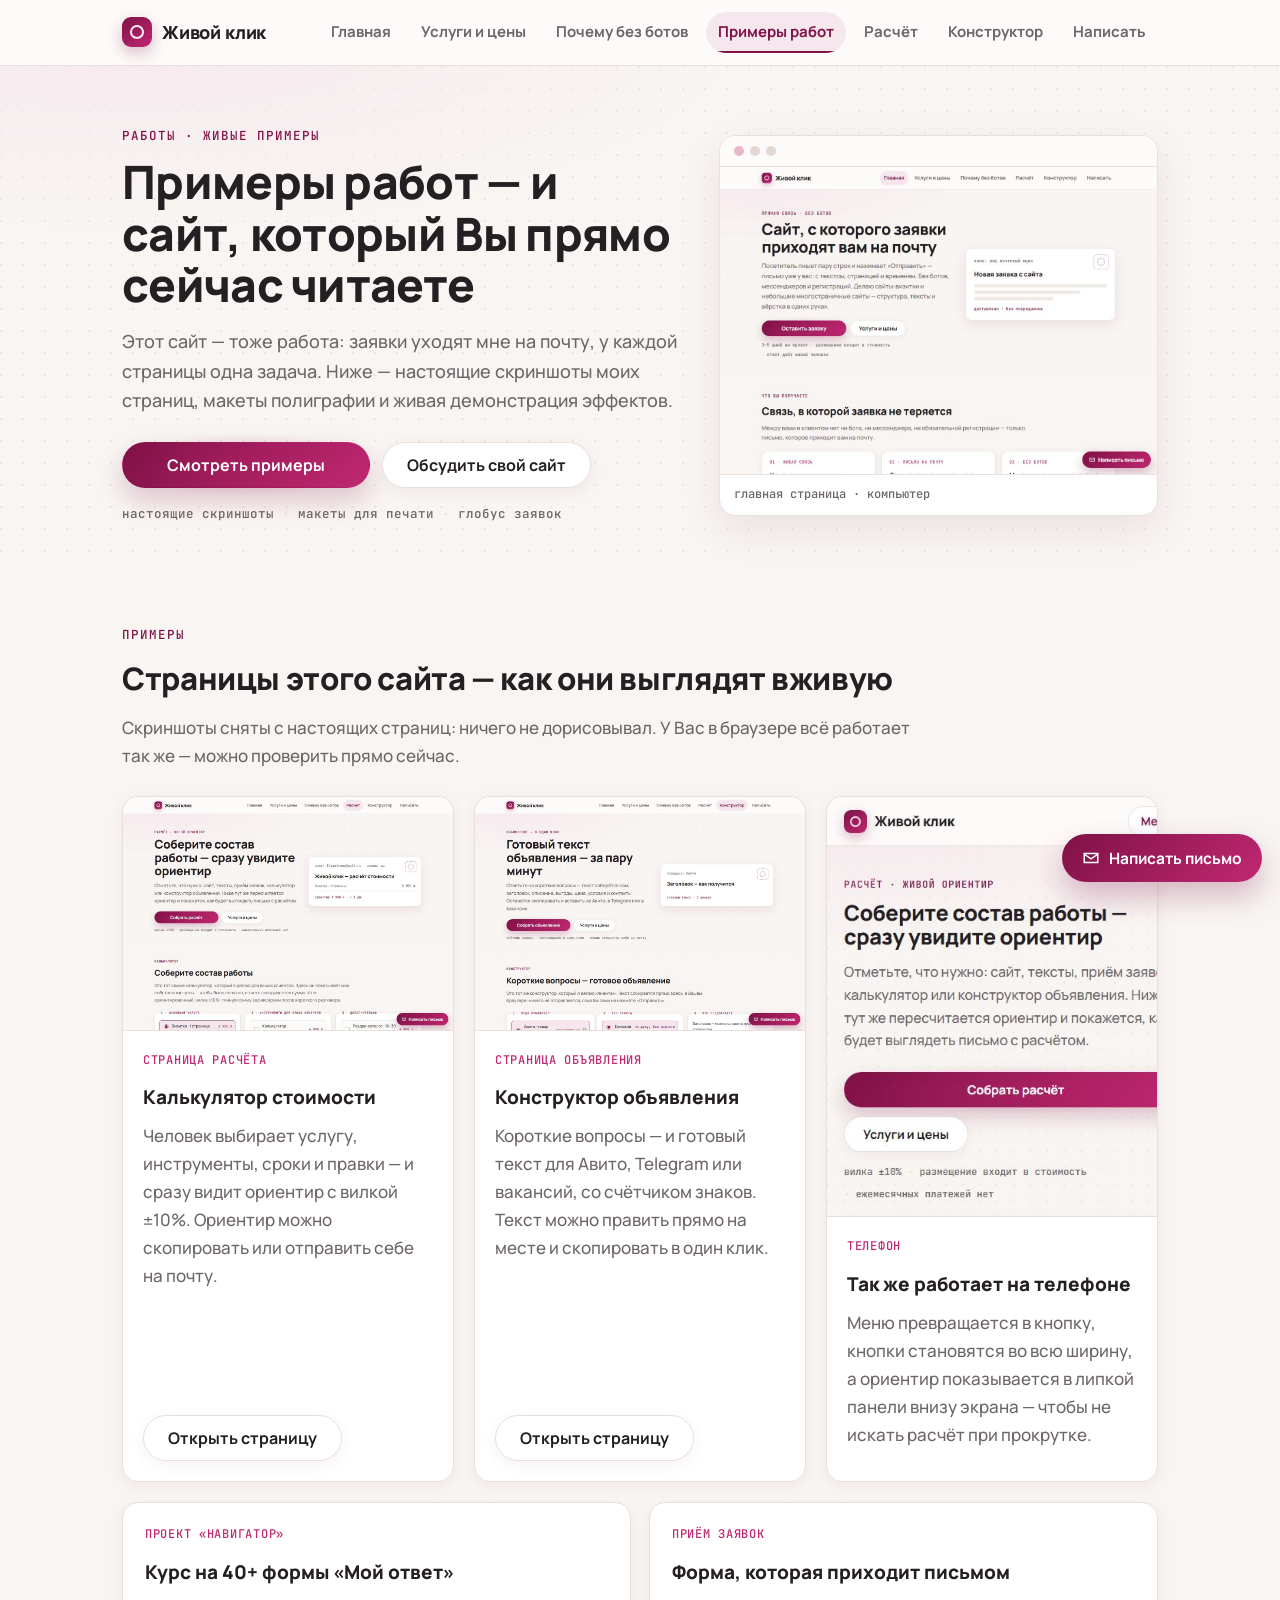
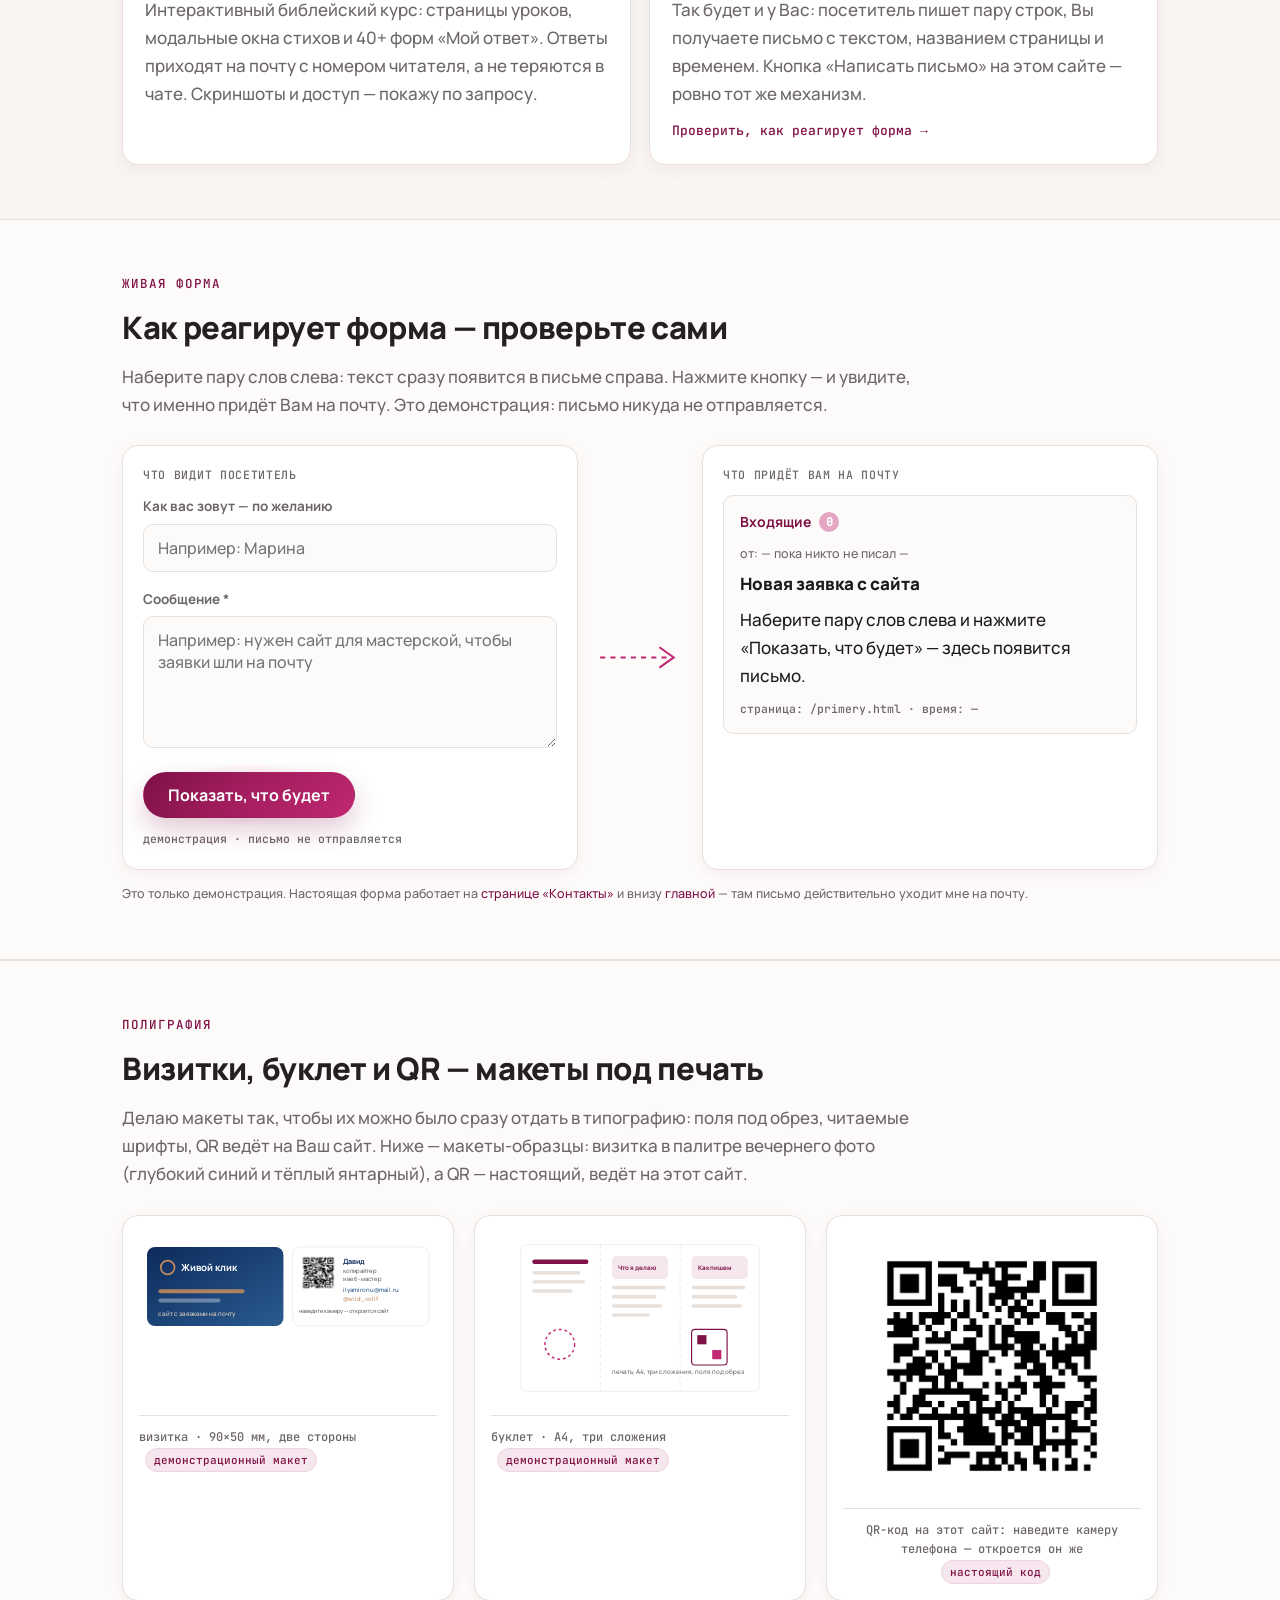
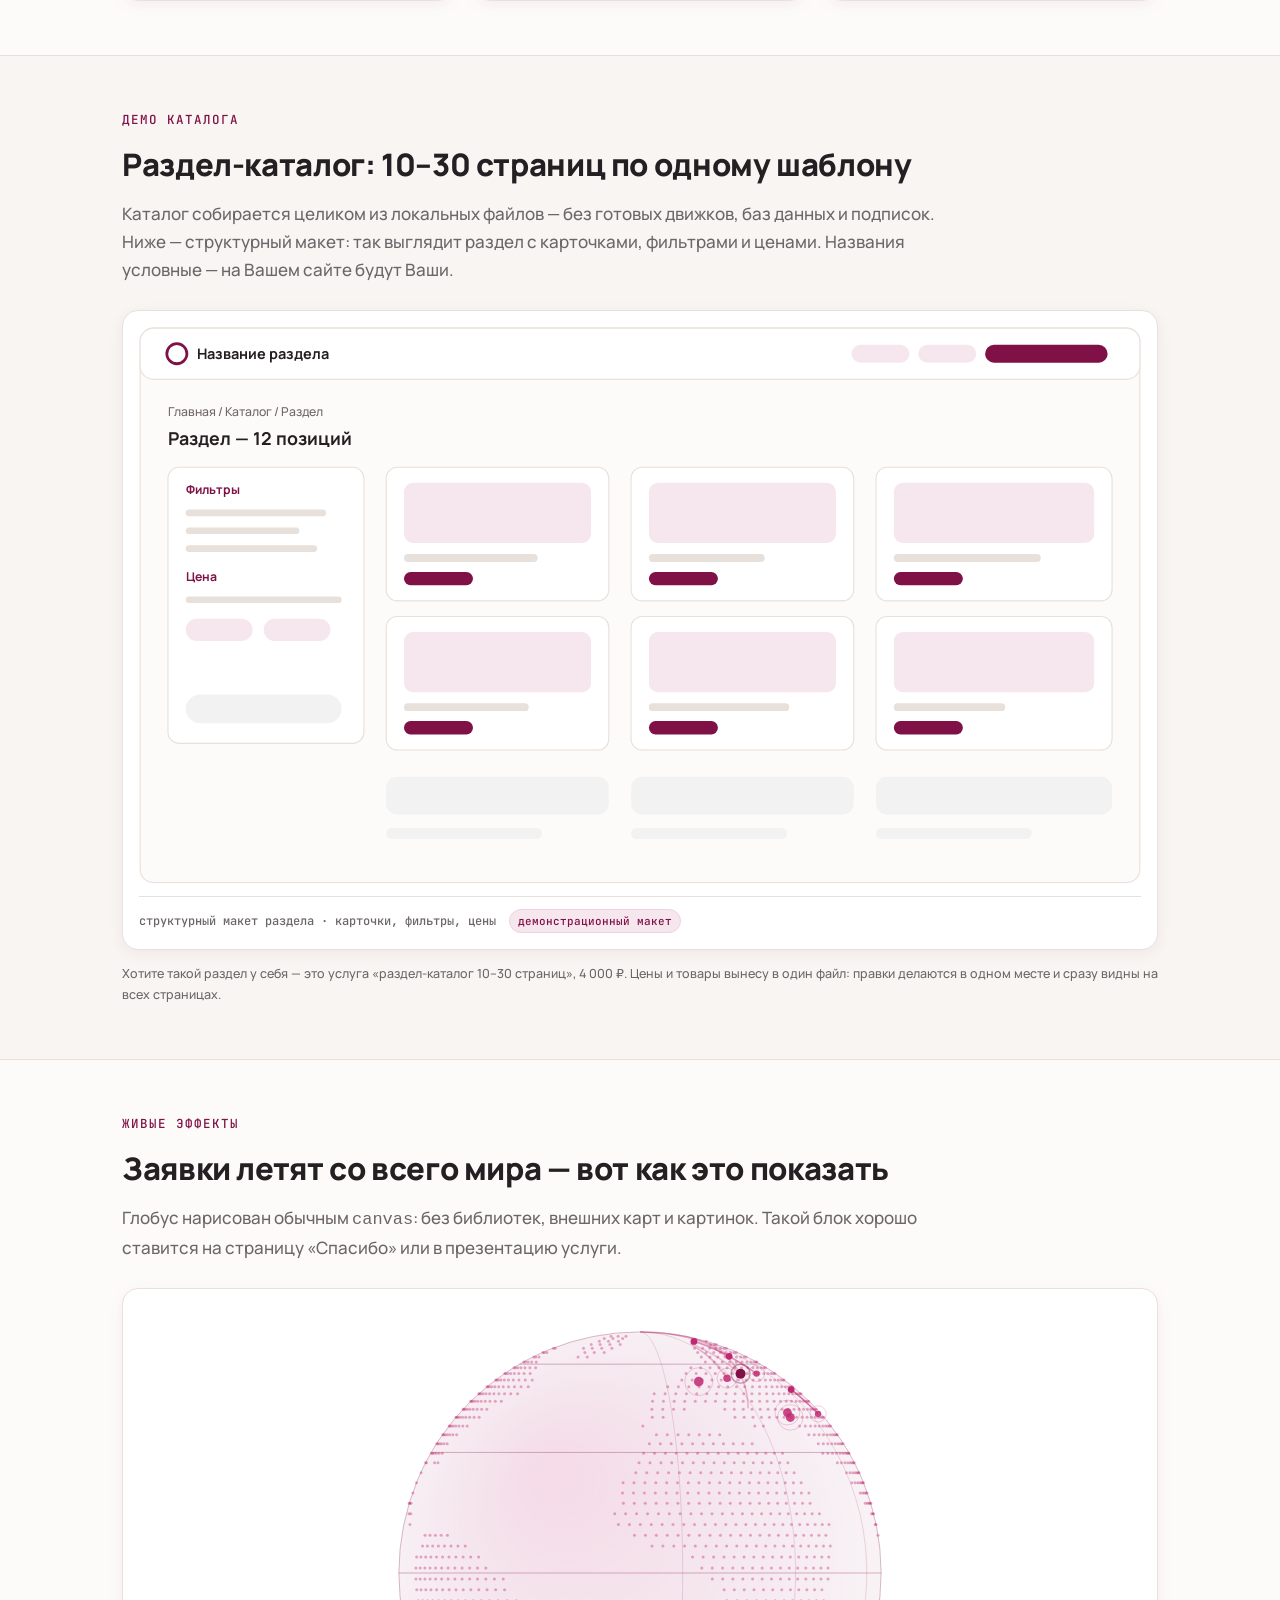
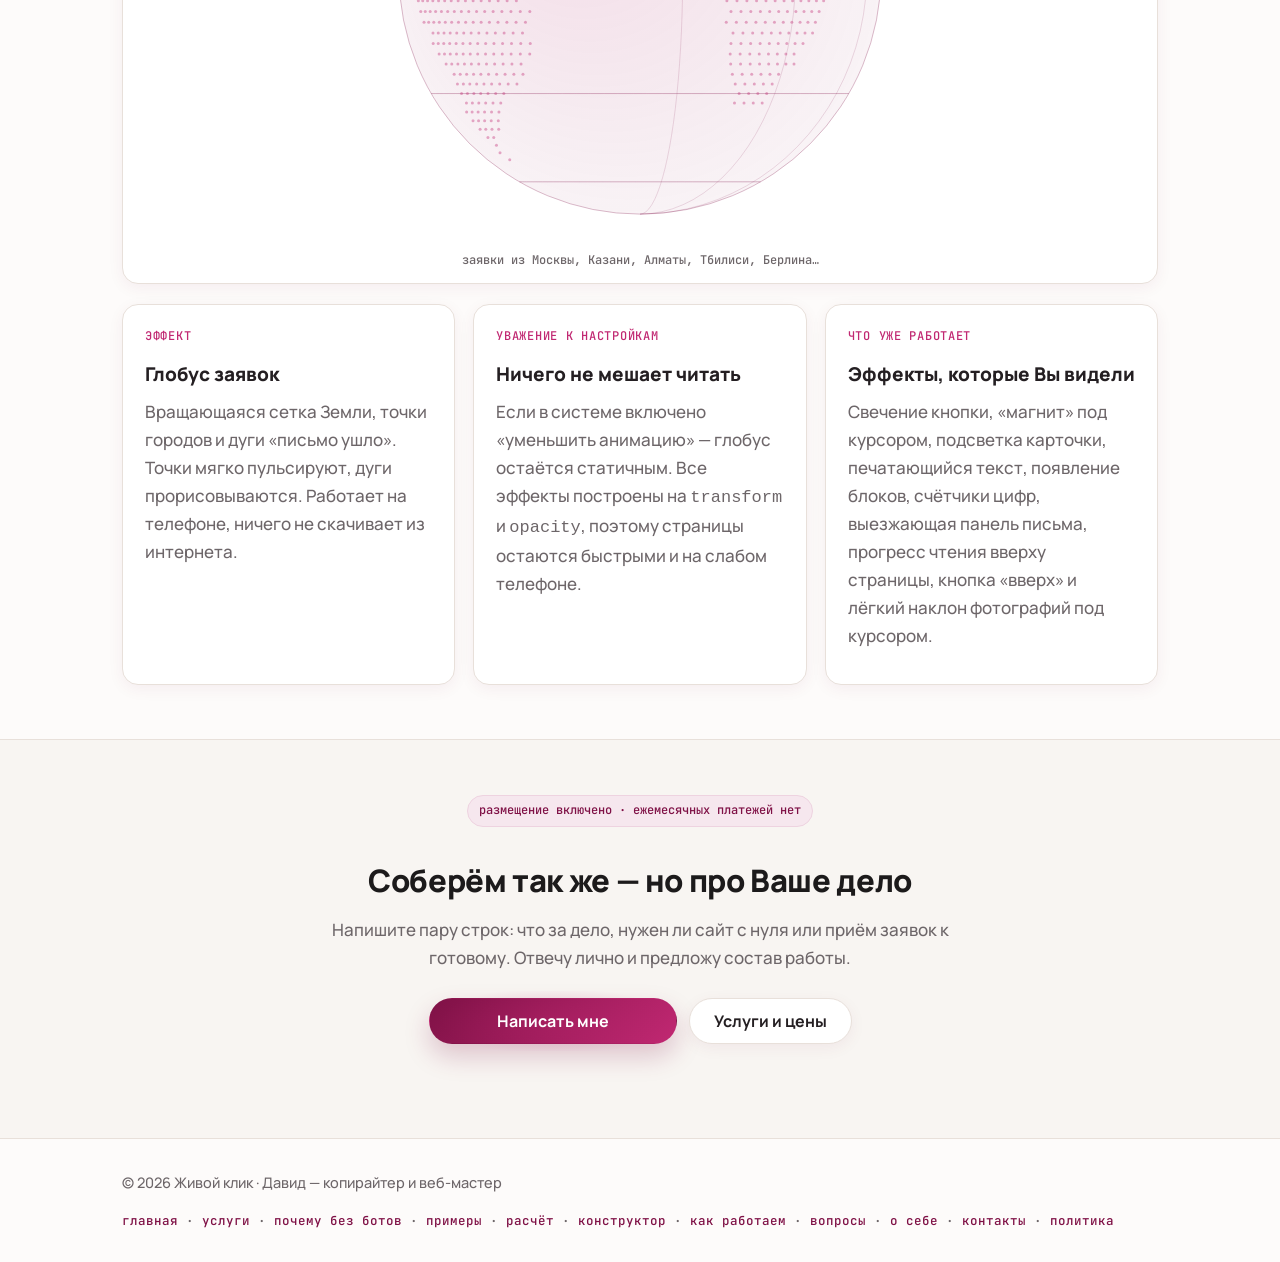
<file: primery.html>
<!DOCTYPE html>
<html lang="ru" class="no-js">
<head>
<meta charset="utf-8">
<meta name="viewport" content="width=device-width, initial-scale=1">
<title>Примеры работ — Живой клик</title>
<meta name="description" content="Примеры работ: сайт с приёмом заявок на почту, калькулятор стоимости, конструктор объявления, визитки и буклет. Скриншоты и живые демонстрации.">
<meta name="theme-color" content="#7f1146">
<meta property="og:type" content="website">
<meta property="og:site_name" content="Живой клик">
<meta property="og:title" content="Примеры работ — Живой клик">
<meta property="og:description" content="Скриншоты и живые демонстрации: сайт с заявками на почту, калькулятор стоимости, конструктор объявления, визитки и буклет, глобус заявок.">
<meta property="og:url" content="https://volk1939-ivan.github.io/zhivoy-klik/primery.html">
<meta property="og:image" content="https://volk1939-ivan.github.io/zhivoy-klik/assets/img/primery-kalkulyator.jpg">
<meta property="og:image:type" content="image/jpeg">
<meta property="og:image:width" content="1280">
<meta property="og:image:height" content="900">
<meta name="twitter:card" content="summary_large_image">
<link rel="canonical" href="https://volk1939-ivan.github.io/zhivoy-klik/primery.html">
<link rel="icon" href="data:image/svg+xml,%3Csvg xmlns='http://www.w3.org/2000/svg' viewBox='0 0 32 32'%3E%3Crect width='32' height='32' rx='7' fill='%237f1146'/%3E%3Ccircle cx='16' cy='16' r='6' fill='none' stroke='%23fff' stroke-width='2.5'/%3E%3C/svg%3E">
<link rel="stylesheet" href="css/fonts.css">
<link rel="stylesheet" href="css/style.css">
<script>document.documentElement.className = '';</script>
</head>
<body>

<a class="skip" href="#main">Перейти к содержанию</a>

<header class="top">
  <div class="top__inner">
    <a class="brand" href="index.html">
      <span class="brand__mark" aria-hidden="true"></span>
      <span class="brand__text">Живой клик</span>
    </a>

    <button class="nav__toggle" type="button" aria-expanded="false" aria-controls="siteNav">Меню</button>

    <nav class="nav" id="siteNav" aria-label="Меню сайта">
      <ul class="nav__list">
        <li><a href="index.html">Главная</a></li>
        <li><a href="uslugi.html">Услуги и цены</a></li>
        <li><a href="bez-botov.html">Почему без ботов</a></li>
        <li><a class="is-active" href="primery.html">Примеры работ</a></li>
        <li><a href="raschet.html">Расчёт</a></li>
        <li><a href="konstruktor.html">Конструктор</a></li>
        <li><a href="index.html#contact">Написать</a></li>
      </ul>
    </nav>
  </div>
</header>

<main id="main">

  <section class="hero">
    <div class="hero__inner">
      <div>
        <p class="kicker"><span class="js-type" data-text="работы · живые примеры">работы · живые примеры</span><span class="caret" aria-hidden="true"></span></p>
        <h1 class="hero__title">Примеры работ — и сайт, который Вы прямо сейчас читаете</h1>
        <p class="hero__lead">Этот сайт — тоже работа: заявки уходят мне на почту, у каждой страницы одна задача.
          Ниже — настоящие скриншоты моих страниц, макеты полиграфии и живая демонстрация эффектов.</p>
        <p class="hero__actions">
          <a class="btn btn--primary btn--fixed js-magnetic" href="#works">
            <span class="btn__text js-type" data-text="Смотреть примеры">Смотреть примеры</span>
            <span class="caret" aria-hidden="true"></span>
          </a>
          <a class="btn btn--ghost" href="index.html#contact"><span class="btn__text">Обсудить свой сайт</span></a>
        </p>
        <p class="hero__meta">
          <span>настоящие скриншоты</span>
          <span>макеты для печати</span>
          <span>глобус заявок</span>
        </p>
      </div>

      <figure class="shot">
        <span class="shot__bar" aria-hidden="true"><i></i><i></i><i></i></span>
        <img class="shot__img" src="assets/img/primery-glavnaya.jpg" width="1280" height="900"
             alt="Главная страница сайта «Живой клик»: оффер и блок «Новая заявка с сайта»">
        <figcaption class="shot__cap">главная страница · компьютер</figcaption>
      </figure>
    </div>
  </section>
  <section class="section" id="works">
    <div class="wrap">
      <div class="section__head reveal">
        <p class="kicker">примеры</p>
        <h2 class="h2">Страницы этого сайта — как они выглядят вживую</h2>
        <p class="lead">Скриншоты сняты с настоящих страниц: ничего не дорисовывал. У Вас в браузере
          всё работает так же — можно проверить прямо сейчас.</p>
      </div>

      <div class="works">
        <article class="work reveal">
          <img class="work__img" src="assets/img/primery-kalkulyator.jpg" width="1280" height="900"
               loading="lazy" decoding="async"
               alt="Страница «Расчёт стоимости»: выбор услуги и живой ориентир">
          <div class="work__body">
            <p class="card__icon">страница расчёта</p>
            <h3 class="card__title">Калькулятор стоимости</h3>
            <p class="card__text">Человек выбирает услугу, инструменты, сроки и правки — и сразу видит
              ориентир с вилкой ±10%. Ориентир можно скопировать или отправить себе на почту.</p>
            <p class="work__foot"><a class="btn btn--ghost" href="raschet.html"><span class="btn__text">Открыть страницу</span></a></p>
          </div>
        </article>

        <article class="work reveal" style="transition-delay:.08s">
          <img class="work__img" src="assets/img/primery-konstruktor.jpg" width="1280" height="900"
               loading="lazy" decoding="async"
               alt="Страница «Конструктор объявления»: поля и готовый текст объявления">
          <div class="work__body">
            <p class="card__icon">страница объявления</p>
            <h3 class="card__title">Конструктор объявления</h3>
            <p class="card__text">Короткие вопросы — и готовый текст для Авито, Telegram или вакансий,
              со счётчиком знаков. Текст можно править прямо на месте и скопировать в один клик.</p>
            <p class="work__foot"><a class="btn btn--ghost" href="konstruktor.html"><span class="btn__text">Открыть страницу</span></a></p>
          </div>
        </article>

        <article class="work work--narrow reveal">
          <img class="work__img" src="assets/img/primery-telefon.jpg" width="430" height="880"
               loading="lazy" decoding="async"
               alt="Та же страница расчёта на экране телефона">
          <div class="work__body">
            <p class="card__icon">телефон</p>
            <h3 class="card__title">Так же работает на телефоне</h3>
            <p class="card__text">Меню превращается в кнопку, кнопки становятся во всю ширину, а ориентир
              показывается в липкой панели внизу экрана — чтобы не искать расчёт при прокрутке.</p>
          </div>
        </article>
      </div>

      <div class="grid grid--auto" style="margin-top:20px">
        <article class="card reveal">
          <p class="card__icon">проект «Навигатор»</p>
          <h3 class="card__title">Курс на 40+ формы «Мой ответ»</h3>
          <p class="card__text">Интерактивный библейский курс: страницы уроков, модальные окна стихов
            и 40+ форм «Мой ответ». Ответы приходят на почту с номером читателя, а не теряются в чате.
            Скриншоты и доступ — покажу по запросу.</p>
        </article>

        <article class="card reveal" style="transition-delay:.08s">
          <p class="card__icon">приём заявок</p>
          <h3 class="card__title">Форма, которая приходит письмом</h3>
          <p class="card__text">Так будет и у Вас: посетитель пишет пару строк, Вы получаете письмо
            с текстом, названием страницы и временем. Кнопка «Написать письмо» на этом сайте —
            ровно тот же механизм.</p>
          <p class="card__price"><a href="#demo">Проверить, как реагирует форма →</a></p>
        </article>
      </div>
    </div>
  </section>
  <section class="section section--alt" id="demo">
    <div class="wrap">
      <div class="section__head reveal">
        <p class="kicker">живая форма</p>
        <h2 class="h2">Как реагирует форма — проверьте сами</h2>
        <p class="lead">Наберите пару слов слева: текст сразу появится в письме справа. Нажмите кнопку —
          и увидите, что именно придёт Вам на почту. Это демонстрация: письмо никуда не отправляется.</p>
      </div>

      <div class="demo reveal">
        <div class="demo__form">
          <p class="demo__label">что видит посетитель</p>

          <div class="field">
            <label for="demo-name">Как вас зовут <span aria-hidden="true">— по желанию</span></label>
            <input type="text" id="demo-name" placeholder="Например: Марина">
          </div>

          <div class="field">
            <label for="demo-text">Сообщение *</label>
            <textarea id="demo-text" rows="4" placeholder="Например: нужен сайт для мастерской, чтобы заявки шли на почту"></textarea>
          </div>

          <div class="demo__actions">
            <button type="button" class="btn btn--primary js-magnetic" id="demoGo">
              <span class="btn__text">Показать, что будет</span>
            </button>
            <span class="demo__hint">демонстрация · письмо не отправляется</span>
          </div>
        </div>

        <div class="demo__arrow" aria-hidden="true">
          <svg viewBox="0 0 90 40">
            <path d="M6 20 H74" fill="none" stroke="#c12872" stroke-width="2" stroke-dasharray="5 5"></path>
            <path d="M64 10 L78 20 L64 30" fill="none" stroke="#c12872" stroke-width="2"></path>
          </svg>
        </div>

        <div class="demo__mail">
          <p class="demo__label">что придёт Вам на почту</p>
          <div class="demo__window">
            <p class="demo__head">Входящие <span class="demo__badge" id="demoBadge">0</span></p>
            <p class="demo__from" id="demoFrom">от: — пока никто не писал —</p>
            <p class="demo__subj">Новая заявка с сайта</p>
            <p class="demo__body" id="demoBody">Наберите пару слов слева и нажмите «Показать, что будет» — здесь появится письмо.</p>
            <p class="demo__meta" id="demoMeta">страница: /primery.html · время: —</p>
          </div>
        </div>
      </div>

      <p class="hint reveal">Это только демонстрация. Настоящая форма работает
        на <a href="kontakty.html">странице «Контакты»</a> и внизу <a href="index.html#contact">главной</a> —
        там письмо действительно уходит мне на почту.</p>
    </div>
  </section>

  <section class="section section--alt" id="poligrafiya">
    <div class="wrap">
      <div class="section__head reveal">
        <p class="kicker">полиграфия</p>
        <h2 class="h2">Визитки, буклет и QR — макеты под печать</h2>
        <p class="lead">Делаю макеты так, чтобы их можно было сразу отдать в типографию: поля под обрез,
          читаемые шрифты, QR ведёт на Ваш сайт. Ниже — макеты-образцы: визитка в палитре вечернего
          фото (глубокий синий и тёплый янтарный), а QR — настоящий, ведёт на этот сайт.</p>
      </div>

      <div class="polig">
        <figure class="mock reveal">
          <svg class="mock__svg" viewBox="0 0 520 300" role="img" aria-label="Макет визитки: лицевая и обратная сторона">
            <defs>
              <linearGradient id="cardGrad" x1="0" y1="0" x2="1" y2="1">
                <stop offset="0" stop-color="#0d2b5c"></stop>
                <stop offset="1" stop-color="#2a5b8f"></stop>
              </linearGradient>
            </defs>
            <rect x="14" y="26" width="238" height="138" rx="14" fill="url(#cardGrad)"></rect>
            <circle cx="50" cy="62" r="12" fill="none" stroke="#c08a5e" stroke-width="3"></circle>
            <text x="74" y="68" font-size="17" font-weight="700" fill="#ffffff">Живой клик</text>
            <rect x="34" y="100" width="150" height="7" rx="3.5" fill="#c08a5e" opacity=".9"></rect>
            <rect x="34" y="116" width="108" height="7" rx="3.5" fill="#ffffff" opacity=".35"></rect>
            <text x="34" y="146" font-size="11" fill="#e8d5c2">сайт с заявками на почту</text>

            <rect x="268" y="26" width="238" height="138" rx="14" fill="#ffffff" stroke="#e8e0da"></rect>
            <image href="assets/qr/qr-zhivoy-klik.png" x="280" y="38" width="66" height="66"></image>
            <text x="356" y="56" font-size="12.5" font-weight="700" fill="#0d2b5c">Давид</text>
            <text x="356" y="72" font-size="10.5" fill="#6d6669">копирайтер</text>
            <text x="356" y="86" font-size="10.5" fill="#6d6669">и веб-мастер</text>
            <text x="356" y="104" font-size="10.5" fill="#2a5b8f">ilyamironu@mail.ru</text>
            <text x="356" y="120" font-size="10.5" fill="#c08a5e">@wild_vollf</text>
            <text x="280" y="142" font-size="10" fill="#6d6669">наведите камеру — откроется сайт</text>
          </svg>
          <figcaption class="mock__cap">визитка · 90×50 мм, две стороны <span class="mock__tag">демонстрационный макет</span></figcaption>
        </figure>

        <figure class="mock reveal" style="transition-delay:.08s">
          <svg class="mock__svg" viewBox="0 0 520 300" role="img" aria-label="Макет буклета А4 в три сложения">
            <rect x="52" y="22" width="416" height="256" rx="10" fill="#ffffff" stroke="#e8e0da"></rect>
            <line x1="191" y1="22" x2="191" y2="278" stroke="#efe7e1" stroke-width="1.5" stroke-dasharray="6 6"></line>
            <line x1="330" y1="22" x2="330" y2="278" stroke="#efe7e1" stroke-width="1.5" stroke-dasharray="6 6"></line>
            <rect x="72" y="48" width="98" height="8" rx="4" fill="#7f1146"></rect>
            <rect x="72" y="68" width="84" height="6" rx="3" fill="#e8e0da"></rect>
            <rect x="72" y="84" width="92" height="6" rx="3" fill="#e8e0da"></rect>
            <rect x="72" y="100" width="70" height="6" rx="3" fill="#e8e0da"></rect>
            <circle cx="120" cy="196" r="26" fill="none" stroke="#c12872" stroke-width="2.5" stroke-dasharray="5 5"></circle>
            <rect x="211" y="42" width="98" height="40" rx="8" fill="#f6e7ee"></rect>
            <text x="222" y="66" font-size="11" font-weight="700" fill="#7f1146">Что я делаю</text>
            <rect x="211" y="94" width="94" height="6" rx="3" fill="#e8e0da"></rect>
            <rect x="211" y="110" width="78" height="6" rx="3" fill="#e8e0da"></rect>
            <rect x="211" y="126" width="88" height="6" rx="3" fill="#e8e0da"></rect>
            <rect x="211" y="142" width="66" height="6" rx="3" fill="#e8e0da"></rect>
            <rect x="350" y="42" width="98" height="40" rx="8" fill="#f6e7ee"></rect>
            <text x="361" y="66" font-size="11" font-weight="700" fill="#7f1146">Как пишем</text>
            <rect x="350" y="94" width="94" height="6" rx="3" fill="#e8e0da"></rect>
            <rect x="350" y="110" width="80" height="6" rx="3" fill="#e8e0da"></rect>
            <rect x="350" y="126" width="88" height="6" rx="3" fill="#e8e0da"></rect>
            <rect x="350" y="170" width="62" height="62" rx="6" fill="none" stroke="#7f1146" stroke-width="2"></rect>
            <rect x="360" y="180" width="16" height="16" fill="#7f1146"></rect>
            <rect x="386" y="206" width="16" height="16" fill="#c12872"></rect>
            <text x="211" y="248" font-size="11" fill="#6d6669">печать: A4, три сложения, поля под обрез</text>
          </svg>
          <figcaption class="mock__cap">буклет · A4, три сложения <span class="mock__tag">демонстрационный макет</span></figcaption>
        </figure>

        <figure class="mock mock--qr reveal" style="transition-delay:.16s">
          <img class="qr-big" src="assets/qr/qr-zhivoy-klik.png" width="1189" height="1189"
               loading="lazy" decoding="async"
               alt="QR-код сайта «Живой клик»">
          <figcaption class="mock__cap">QR-код на этот сайт: наведите камеру телефона — откроется он же <span class="mock__tag">настоящий код</span></figcaption>
        </figure>
      </div>
    </div>
  </section>
  <section class="section" id="katalog">
    <div class="wrap">
      <div class="section__head reveal">
        <p class="kicker">демо каталога</p>
        <h2 class="h2">Раздел-каталог: 10–30 страниц по одному шаблону</h2>
        <p class="lead">Каталог собирается целиком из локальных файлов — без готовых движков, баз данных
          и подписок. Ниже — структурный макет: так выглядит раздел с карточками, фильтрами и ценами.
          Названия условные — на Вашем сайте будут Ваши.</p>
      </div>

      <figure class="mock mock--wide reveal">
        <svg class="mock__svg" viewBox="0 0 900 500" role="img" aria-label="Структурный макет каталога: карточки, фильтры, цены">
          <rect x="1" y="1" width="898" height="498" rx="12" fill="#fdfbfa" stroke="#e8e0da"></rect>
          <rect x="1" y="1" width="898" height="46" rx="12" fill="#ffffff" stroke="#e8e0da"></rect>
          <circle cx="34" cy="24" r="9" fill="none" stroke="#7f1146" stroke-width="2.5"></circle>
          <text x="52" y="29" font-size="13" font-weight="700" fill="#241f22">Название раздела</text>
          <rect x="640" y="16" width="52" height="16" rx="8" fill="#f6e7ee"></rect>
          <rect x="700" y="16" width="52" height="16" rx="8" fill="#f6e7ee"></rect>
          <rect x="760" y="16" width="110" height="16" rx="8" fill="#7f1146"></rect>

          <text x="26" y="80" font-size="11" fill="#6d6669">Главная / Каталог / Раздел</text>
          <text x="26" y="106" font-size="16" font-weight="700" fill="#241f22">Раздел — 12 позиций</text>

          <rect x="26" y="126" width="176" height="248" rx="10" fill="#ffffff" stroke="#e8e0da"></rect>
          <text x="42" y="150" font-size="11" font-weight="700" fill="#7f1146">Фильтры</text>
          <rect x="42" y="164" width="126" height="6" rx="3" fill="#e8e0da"></rect>
          <rect x="42" y="180" width="102" height="6" rx="3" fill="#e8e0da"></rect>
          <rect x="42" y="196" width="118" height="6" rx="3" fill="#e8e0da"></rect>
          <text x="42" y="228" font-size="11" font-weight="700" fill="#7f1146">Цена</text>
          <rect x="42" y="242" width="140" height="6" rx="3" fill="#e8e0da"></rect>
          <rect x="42" y="262" width="60" height="20" rx="10" fill="#f6e7ee"></rect>
          <rect x="112" y="262" width="60" height="20" rx="10" fill="#f6e7ee"></rect>
          <rect x="42" y="330" width="140" height="26" rx="13" fill="#f2f2f2"></rect>

          <g fill="#ffffff" stroke="#e8e0da">
            <rect x="222" y="126" width="200" height="120" rx="10"></rect>
            <rect x="442" y="126" width="200" height="120" rx="10"></rect>
            <rect x="662" y="126" width="212" height="120" rx="10"></rect>
            <rect x="222" y="260" width="200" height="120" rx="10"></rect>
            <rect x="442" y="260" width="200" height="120" rx="10"></rect>
            <rect x="662" y="260" width="212" height="120" rx="10"></rect>
          </g>
          <g fill="#f6e7ee">
            <rect x="238" y="140" width="168" height="54" rx="8"></rect>
            <rect x="458" y="140" width="168" height="54" rx="8"></rect>
            <rect x="678" y="140" width="180" height="54" rx="8"></rect>
            <rect x="238" y="274" width="168" height="54" rx="8"></rect>
            <rect x="458" y="274" width="168" height="54" rx="8"></rect>
            <rect x="678" y="274" width="180" height="54" rx="8"></rect>
          </g>
          <g fill="#e8e0da">
            <rect x="238" y="204" width="120" height="7" rx="3.5"></rect>
            <rect x="458" y="204" width="104" height="7" rx="3.5"></rect>
            <rect x="678" y="204" width="132" height="7" rx="3.5"></rect>
            <rect x="238" y="338" width="112" height="7" rx="3.5"></rect>
            <rect x="458" y="338" width="126" height="7" rx="3.5"></rect>
            <rect x="678" y="338" width="100" height="7" rx="3.5"></rect>
          </g>
          <g fill="#7f1146">
            <rect x="238" y="220" width="62" height="12" rx="6"></rect>
            <rect x="458" y="220" width="62" height="12" rx="6"></rect>
            <rect x="678" y="220" width="62" height="12" rx="6"></rect>
            <rect x="238" y="354" width="62" height="12" rx="6"></rect>
            <rect x="458" y="354" width="62" height="12" rx="6"></rect>
            <rect x="678" y="354" width="62" height="12" rx="6"></rect>
          </g>
          <g fill="#f2f2f2">
            <rect x="222" y="404" width="200" height="34" rx="10"></rect>
            <rect x="442" y="404" width="200" height="34" rx="10"></rect>
            <rect x="662" y="404" width="212" height="34" rx="10"></rect>
            <rect x="222" y="450" width="140" height="10" rx="5"></rect>
            <rect x="442" y="450" width="140" height="10" rx="5"></rect>
            <rect x="662" y="450" width="140" height="10" rx="5"></rect>
          </g>
        </svg>
        <figcaption class="mock__cap">структурный макет раздела · карточки, фильтры, цены <span class="mock__tag">демонстрационный макет</span></figcaption>
      </figure>

      <p class="hint reveal">Хотите такой раздел у себя — это услуга «раздел-каталог 10–30 страниц», 4 000 ₽.
        Цены и товары вынесу в один файл: правки делаются в одном месте и сразу видны на всех страницах.</p>
    </div>
  </section>
  <section class="section section--alt" id="effekty">
    <div class="wrap">
      <div class="section__head reveal">
        <p class="kicker">живые эффекты</p>
        <h2 class="h2">Заявки летят со всего мира — вот как это показать</h2>
        <p class="lead">Глобус нарисован обычным <code>canvas</code>: без библиотек, внешних карт и картинок.
          Такой блок хорошо ставится на страницу «Спасибо» или в презентацию услуги.</p>
      </div>

      <div class="globe-wrap reveal">
        <canvas id="globe" class="globe" width="1000" height="540"
                role="img" aria-label="Глобус заявок: точки городов и дуги полёта писем"></canvas>
        <p class="globe__cap" id="globeCaption" aria-live="polite">заявки из Москвы, Казани, Алматы, Тбилиси, Берлина…</p>
      </div>

      <div class="grid grid--auto" style="margin-top:20px">
        <article class="card reveal">
          <p class="card__icon">эффект</p>
          <h3 class="card__title">Глобус заявок</h3>
          <p class="card__text">Вращающаяся сетка Земли, точки городов и дуги «письмо ушло». Точки мягко
            пульсируют, дуги прорисовываются. Работает на телефоне, ничего не скачивает из интернета.</p>
        </article>

        <article class="card reveal" style="transition-delay:.08s">
          <p class="card__icon">уважение к настройкам</p>
          <h3 class="card__title">Ничего не мешает читать</h3>
          <p class="card__text">Если в системе включено «уменьшить анимацию» — глобус остаётся статичным.
            Все эффекты построены на <code>transform</code> и <code>opacity</code>, поэтому страницы
            остаются быстрыми и на слабом телефоне.</p>
        </article>

        <article class="card reveal" style="transition-delay:.16s">
          <p class="card__icon">что уже работает</p>
          <h3 class="card__title">Эффекты, которые Вы видели</h3>
          <p class="card__text">Свечение кнопки, «магнит» под курсором, подсветка карточки, печатающийся
            текст, появление блоков, счётчики цифр, выезжающая панель письма, прогресс чтения вверху
            страницы, кнопка «вверх» и лёгкий наклон фотографий под курсором.</p>
        </article>
      </div>
    </div>
  </section>

  <section class="section">
    <div class="wrap center">
      <p class="badge reveal" style="display:inline-block">размещение включено · ежемесячных платежей нет</p>
      <p class="h2 reveal" style="margin-top:14px">Соберём так же — но про Ваше дело</p>
      <p class="lead reveal" style="max-width:62ch;margin:0 auto 18px">Напишите пару строк: что за дело, нужен ли
        сайт с нуля или приём заявок к готовому. Отвечу лично и предложу состав работы.</p>
      <p class="hero__actions reveal" style="justify-content:center">
        <a class="btn btn--primary btn--fixed js-magnetic" href="index.html#contact">
          <span class="btn__text js-type" data-text="Написать мне">Написать мне</span>
          <span class="caret" aria-hidden="true"></span>
        </a>
        <a class="btn btn--ghost" href="uslugi.html"><span class="btn__text">Услуги и цены</span></a>
      </p>
    </div>
  </section>

</main>

<footer class="footer">
  <div class="footer__inner">
    <p>© <span data-year>2026</span> Живой клик · Давид — копирайтер и веб-мастер</p>
    <p class="footer__mono">
      <a href="index.html">главная</a> · <a href="uslugi.html">услуги</a> ·
      <a href="bez-botov.html">почему без ботов</a> · <a href="primery.html">примеры</a> ·
      <a href="raschet.html">расчёт</a> · <a href="konstruktor.html">конструктор</a> ·
      <a href="kak-rabotaem.html">как работаем</a> · <a href="voprosy.html">вопросы</a> ·
      <a href="o-sebe.html">о себе</a> · <a href="kontakty.html">контакты</a> ·
      <a href="politika.html">политика</a>
    </p>
  </div>
</footer>

<script src="js/config.js"></script>
<script src="js/tools.js"></script>
<script src="js/app.js"></script>
<script src="js/globe.js"></script>
<script src="js/demo.js"></script>
</body>
</html>
</file>
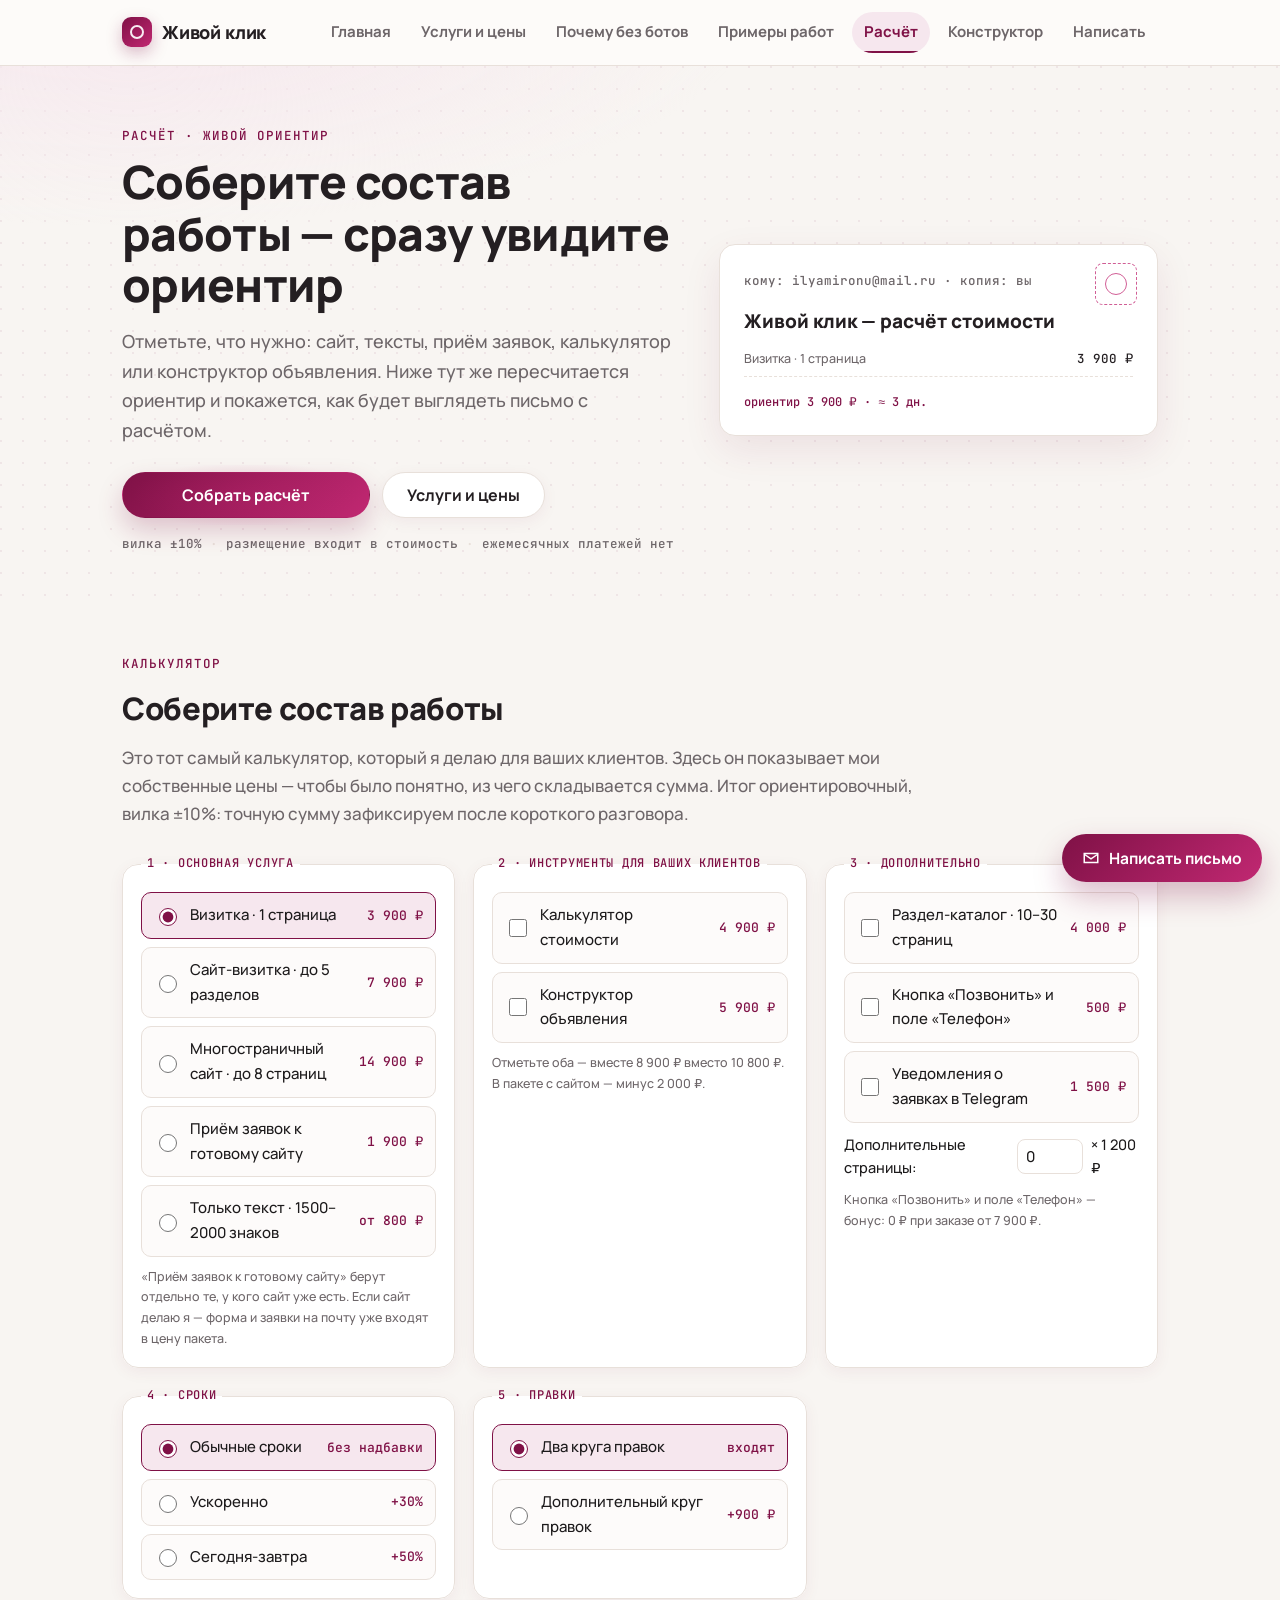
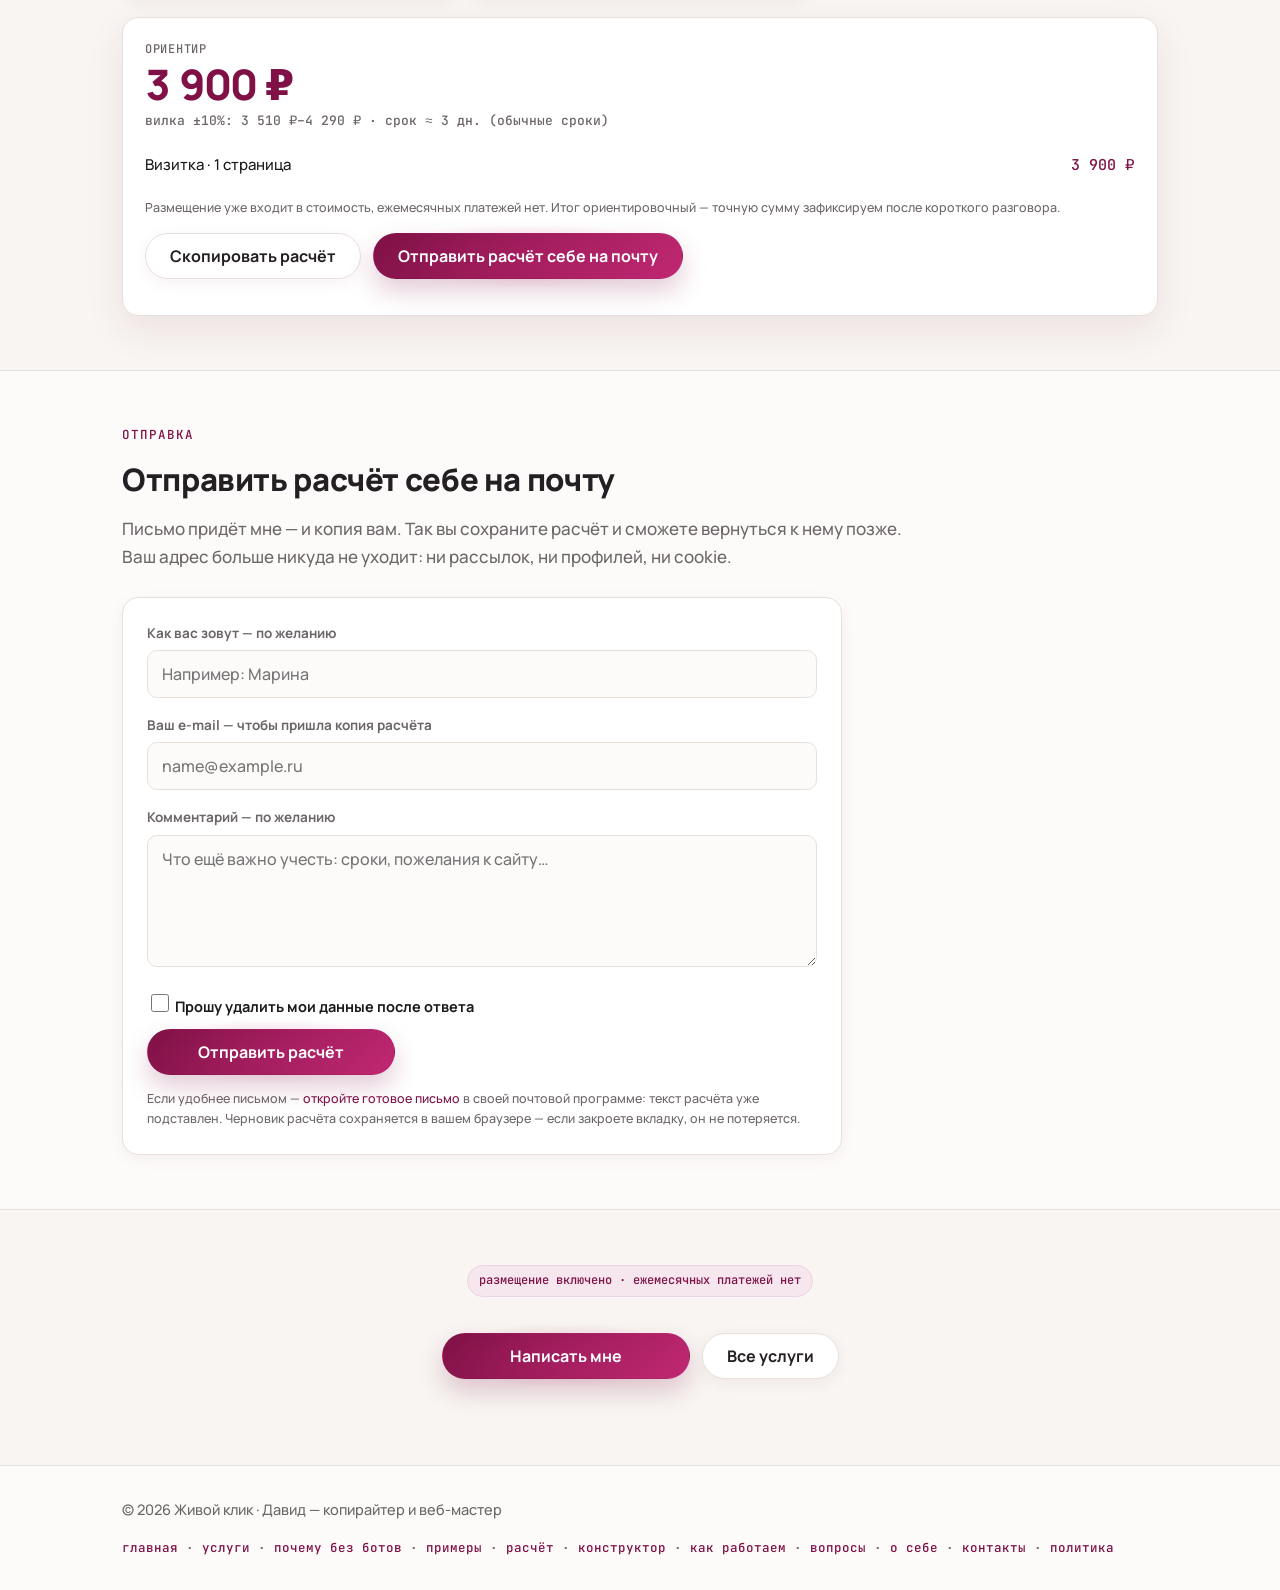
<file: raschet.html>
<!DOCTYPE html>
<html lang="ru" class="no-js">
<head>
<meta charset="utf-8">
<meta name="viewport" content="width=device-width, initial-scale=1">
<title>Расчёт стоимости — Живой клик</title>
<meta name="description" content="Соберите состав работы и сразу увидите ориентир: сайт, тексты, приём заявок, калькулятор и конструктор объявления. Расчёт можно скопировать или отправить себе на почту.">
<meta name="theme-color" content="#7f1146">
<meta property="og:type" content="website">
<meta property="og:site_name" content="Живой клик">
<meta property="og:title" content="Расчёт стоимости — Живой клик">
<meta property="og:description" content="Соберите состав работы и сразу увидите ориентир: сайт, тексты, приём заявок, калькулятор и конструктор объявления. Расчёт можно скопировать или отправить себе на почту.">
<meta property="og:url" content="https://volk1939-ivan.github.io/zhivoy-klik/raschet.html">
<meta property="og:image" content="https://volk1939-ivan.github.io/zhivoy-klik/assets/img/og-preview.jpg">
<meta property="og:image:type" content="image/jpeg">
<meta property="og:image:width" content="1200">
<meta property="og:image:height" content="630">
<meta name="twitter:card" content="summary_large_image">
<link rel="canonical" href="https://volk1939-ivan.github.io/zhivoy-klik/raschet.html">
<link rel="icon" href="data:image/svg+xml,%3Csvg xmlns='http://www.w3.org/2000/svg' viewBox='0 0 32 32'%3E%3Crect width='32' height='32' rx='7' fill='%237f1146'/%3E%3Ccircle cx='16' cy='16' r='6' fill='none' stroke='%23fff' stroke-width='2.5'/%3E%3C/svg%3E">
<link rel="stylesheet" href="css/fonts.css">
<link rel="stylesheet" href="css/style.css">
<script>document.documentElement.className = '';</script>
</head>
<body>

<a class="skip" href="#main">Перейти к содержанию</a>

<header class="top">
  <div class="top__inner">
    <a class="brand" href="index.html">
      <span class="brand__mark" aria-hidden="true"></span>
      <span class="brand__text">Живой клик</span>
    </a>

    <button class="nav__toggle" type="button" aria-expanded="false" aria-controls="siteNav">Меню</button>

    <nav class="nav" id="siteNav" aria-label="Меню сайта">
      <ul class="nav__list">
        <li><a href="index.html">Главная</a></li>
        <li><a href="uslugi.html">Услуги и цены</a></li>
        <li><a href="bez-botov.html">Почему без ботов</a></li>
        <li><a href="primery.html">Примеры работ</a></li>
        <li><a href="raschet.html" class="is-active">Расчёт</a></li>
        <li><a href="konstruktor.html">Конструктор</a></li>
        <li><a href="index.html#contact">Написать</a></li>
      </ul>
    </nav>
  </div>
</header>

<main id="main">

  <section class="hero">
    <div class="hero__inner">
      <div>
        <p class="kicker"><span class="js-type" data-text="расчёт · живой ориентир">расчёт · живой ориентир</span><span class="caret" aria-hidden="true"></span></p>
        <h1 class="hero__title">Соберите состав работы — сразу увидите ориентир</h1>
        <p class="hero__lead">Отметьте, что нужно: сайт, тексты, приём заявок, калькулятор или конструктор
          объявления. Ниже тут же пересчитается ориентир и покажется, как будет выглядеть письмо с расчётом.</p>
        <p class="hero__actions">
          <a class="btn btn--primary btn--fixed js-magnetic" href="#calc">
            <span class="btn__text js-type" data-text="Собрать расчёт">Собрать расчёт</span>
            <span class="caret" aria-hidden="true"></span>
          </a>
          <a class="btn btn--ghost" href="uslugi.html"><span class="btn__text">Услуги и цены</span></a>
        </p>
        <p class="hero__meta">
          <span>вилка ±10%</span>
          <span>размещение входит в стоимость</span>
          <span>ежемесячных платежей нет</span>
        </p>
      </div>

      <div class="letter letter--live" aria-hidden="true">
        <div class="letter__stamp"></div>
        <p class="letter__to" id="mailTo">кому: почта автора · копия: вы</p>
        <p class="letter__subj">Живой клик — расчёт стоимости</p>
        <div class="letter__lines" id="mailLines"></div>
        <p class="letter__sign" id="mailSum">ориентир считается ниже</p>
      </div>
    </div>
  </section>
  <section class="section" id="calc">
    <div class="wrap">
      <div class="section__head reveal">
        <p class="kicker">калькулятор</p>
        <h2 class="h2">Соберите состав работы</h2>
        <p class="lead">Это тот самый калькулятор, который я делаю для ваших клиентов. Здесь он показывает
          мои собственные цены — чтобы было понятно, из чего складывается сумма. Итог ориентировочный,
          вилка ±10%: точную сумму зафиксируем после короткого разговора.</p>
      </div>

      <form class="calc-form" id="calcForm" novalidate>
        <div class="calc__grid">

          <fieldset class="calc__group reveal">
            <legend class="calc__legend">1 · Основная услуга</legend>
            <div class="calc__opts">
              <label class="calc__opt">
                <input type="radio" name="service" value="viz" checked>
                <span class="calc__opt-name">Визитка · 1 страница</span>
                <span class="calc__opt-price">3 900 ₽</span>
              </label>
              <label class="calc__opt">
                <input type="radio" name="service" value="sv">
                <span class="calc__opt-name">Сайт-визитка · до 5 разделов</span>
                <span class="calc__opt-price">7 900 ₽</span>
              </label>
              <label class="calc__opt">
                <input type="radio" name="service" value="mp">
                <span class="calc__opt-name">Многостраничный сайт · до 8 страниц</span>
                <span class="calc__opt-price">14 900 ₽</span>
              </label>
              <label class="calc__opt">
                <input type="radio" name="service" value="forms">
                <span class="calc__opt-name">Приём заявок к готовому сайту</span>
                <span class="calc__opt-price">1 900 ₽</span>
              </label>
              <label class="calc__opt">
                <input type="radio" name="service" value="text">
                <span class="calc__opt-name">Только текст · 1500–2000 знаков</span>
                <span class="calc__opt-price">от 800 ₽</span>
              </label>
            </div>
            <p class="calc__hint" id="textCount" hidden>
              <label class="calc__inline">Сколько текстов:
                <input type="number" name="texts" value="1" min="1" max="30" step="1">
                <span>× 800 ₽</span>
              </label>
            </p>
            <p class="calc__hint">«Приём заявок к готовому сайту» берут отдельно те, у кого сайт уже есть.
              Если сайт делаю я — форма и заявки на почту уже входят в цену пакета.</p>
          </fieldset>

          <fieldset class="calc__group reveal">
            <legend class="calc__legend">2 · Инструменты для ваших клиентов</legend>
            <div class="calc__opts">
              <label class="calc__opt">
                <input type="checkbox" name="tool" value="calc">
                <span class="calc__opt-name">Калькулятор стоимости</span>
                <span class="calc__opt-price">4 900 ₽</span>
              </label>
              <label class="calc__opt">
                <input type="checkbox" name="tool" value="konstr">
                <span class="calc__opt-name">Конструктор объявления</span>
                <span class="calc__opt-price">5 900 ₽</span>
              </label>
            </div>
            <p class="calc__hint">Отметьте оба — вместе 8 900 ₽ вместо 10 800 ₽.
              В пакете с сайтом — минус 2 000 ₽.</p>
          </fieldset>

          <fieldset class="calc__group reveal">
            <legend class="calc__legend">3 · Дополнительно</legend>
            <div class="calc__opts">
              <label class="calc__opt">
                <input type="checkbox" name="extra" value="catalog">
                <span class="calc__opt-name">Раздел-каталог · 10–30 страниц</span>
                <span class="calc__opt-price">4 000 ₽</span>
              </label>
              <label class="calc__opt">
                <input type="checkbox" name="extra" value="phone">
                <span class="calc__opt-name">Кнопка «Позвонить» и поле «Телефон»</span>
                <span class="calc__opt-price">500 ₽</span>
              </label>
              <label class="calc__opt">
                <input type="checkbox" name="extra" value="tg">
                <span class="calc__opt-name">Уведомления о заявках в Telegram</span>
                <span class="calc__opt-price">1 500 ₽</span>
              </label>
            </div>
            <p class="calc__hint">
              <label class="calc__inline">Дополнительные страницы:
                <input type="number" name="pages" value="0" min="0" max="30" step="1">
                <span>× 1 200 ₽</span>
              </label>
            </p>
            <p class="calc__hint">Кнопка «Позвонить» и поле «Телефон» — бонус: 0 ₽ при заказе от 7 900 ₽.</p>
          </fieldset>
          <fieldset class="calc__group reveal">
            <legend class="calc__legend">4 · Сроки</legend>
            <div class="calc__opts">
              <label class="calc__opt">
                <input type="radio" name="terms" value="normal" checked>
                <span class="calc__opt-name">Обычные сроки</span>
                <span class="calc__opt-price">без надбавки</span>
              </label>
              <label class="calc__opt">
                <input type="radio" name="terms" value="fast">
                <span class="calc__opt-name">Ускоренно</span>
                <span class="calc__opt-price">+30%</span>
              </label>
              <label class="calc__opt">
                <input type="radio" name="terms" value="urgent">
                <span class="calc__opt-name">Сегодня-завтра</span>
                <span class="calc__opt-price">+50%</span>
              </label>
            </div>
          </fieldset>

          <fieldset class="calc__group reveal">
            <legend class="calc__legend">5 · Правки</legend>
            <div class="calc__opts">
              <label class="calc__opt">
                <input type="radio" name="edits" value="base" checked>
                <span class="calc__opt-name">Два круга правок</span>
                <span class="calc__opt-price">входят</span>
              </label>
              <label class="calc__opt">
                <input type="radio" name="edits" value="extra">
                <span class="calc__opt-name">Дополнительный круг правок</span>
                <span class="calc__opt-price">+900 ₽</span>
              </label>
            </div>
          </fieldset>

        </div>

        <div class="calc__result reveal" id="calcResult">
          <p class="calc__sum-label">Ориентир</p>
          <p class="calc__sum" id="calcSum" aria-live="polite">0 ₽</p>
          <p class="calc__range" id="calcRange">вилка ±10%: 0–0 ₽</p>
          <ul class="calc__lines" id="calcLines"></ul>
          <p class="calc__note">Размещение уже входит в стоимость, ежемесячных платежей нет.
            Итог ориентировочный — точную сумму зафиксируем после короткого разговора.</p>
          <p class="calc__actions">
            <button type="button" class="btn btn--ghost js-magnetic" id="calcCopy">
              <span class="btn__text">Скопировать расчёт</span>
            </button>
            <a class="btn btn--primary btn--fixed js-magnetic" href="#calc-send">
              <span class="btn__text js-type" data-text="Отправить расчёт себе на почту">Отправить расчёт себе на почту</span>
              <span class="caret" aria-hidden="true"></span>
            </a>
          </p>
          <p class="status" id="calcCopyStatus" role="status" aria-live="polite"></p>
        </div>

      </form>
    </div>
  </section>
  <section class="section section--alt" id="calc-send">
    <div class="wrap">
      <div class="section__head reveal">
        <p class="kicker">отправка</p>
        <h2 class="h2">Отправить расчёт себе на почту</h2>
        <p class="lead">Письмо придёт мне — и копия вам. Так вы сохраните расчёт и сможете вернуться к нему
          позже. Ваш адрес больше никуда не уходит: ни рассылок, ни профилей, ни cookie.</p>
      </div>

      <form class="contact-form js-calc-send reveal" novalidate data-form-id="raschet">
        <div class="field">
          <label for="cr-name">Как вас зовут <span aria-hidden="true">— по желанию</span></label>
          <input type="text" id="cr-name" name="name" placeholder="Например: Марина" autocomplete="name">
        </div>

        <div class="field">
          <label for="cr-email">Ваш e-mail <span aria-hidden="true">— чтобы пришла копия расчёта</span></label>
          <input type="email" id="cr-email" name="email" placeholder="name@example.ru" inputmode="email" autocomplete="email">
        </div>

        <div class="field">
          <label for="cr-comment">Комментарий <span aria-hidden="true">— по желанию</span></label>
          <textarea id="cr-comment" name="comment" rows="3" placeholder="Что ещё важно учесть: сроки, пожелания к сайту…"></textarea>
        </div>

        <div class="field field--check">
          <label class="calc__inline">
            <input type="checkbox" name="erase">
            <span>Прошу удалить мои данные после ответа</span>
          </label>
        </div>

        <div class="form__row">
          <button type="submit" class="btn btn--primary btn--fixed js-magnetic">
            <span class="btn__text js-type" data-text="Отправить расчёт">Отправить расчёт</span>
            <span class="caret" aria-hidden="true"></span>
          </button>
          <span class="status" role="status" aria-live="polite"></span>
        </div>

        <p class="hint">Если удобнее письмом — <a href="#" id="calcMailto">откройте готовое письмо</a>
          в своей почтовой программе: текст расчёта уже подставлен. Черновик расчёта сохраняется
          в вашем браузере — если закроете вкладку, он не потеряется.</p>
      </form>
    </div>
  </section>

  <section class="section">
    <div class="wrap center">
      <p class="badge reveal">размещение включено · ежемесячных платежей нет</p>
      <p class="calc__actions reveal" style="justify-content:center;margin-top:22px">
        <a class="btn btn--primary btn--fixed js-magnetic" href="index.html#contact">
          <span class="btn__text js-type" data-text="Написать мне">Написать мне</span>
          <span class="caret" aria-hidden="true"></span>
        </a>
        <a class="btn btn--ghost" href="uslugi.html"><span class="btn__text">Все услуги</span></a>
      </p>
    </div>
  </section>

</main>

<div class="calc-panel" id="calcPanel" hidden>
  <span class="calc-panel__label">Ориентир</span>
  <span class="calc-panel__sum" id="calcPanelSum">0 ₽</span>
  <a class="btn btn--primary" href="#calc-send"><span class="btn__text">К отправке</span></a>
</div>

<footer class="footer">
  <div class="footer__inner">
    <p>© <span data-year>2026</span> Живой клик · Давид — копирайтер и веб-мастер</p>
    <p class="footer__mono">
      <a href="index.html">главная</a> · <a href="uslugi.html">услуги</a> ·
      <a href="bez-botov.html">почему без ботов</a> · <a href="primery.html">примеры</a> ·
      <a href="raschet.html">расчёт</a> · <a href="konstruktor.html">конструктор</a> ·
      <a href="kak-rabotaem.html">как работаем</a> · <a href="voprosy.html">вопросы</a> ·
      <a href="o-sebe.html">о себе</a> · <a href="kontakty.html">контакты</a> ·
      <a href="politika.html">политика</a>
    </p>
  </div>
</footer>

<script src="js/config.js"></script>
<script src="js/tools.js"></script>
<script src="js/app.js"></script>
<script src="js/raschet.js"></script>
</body>
</html>
</file>
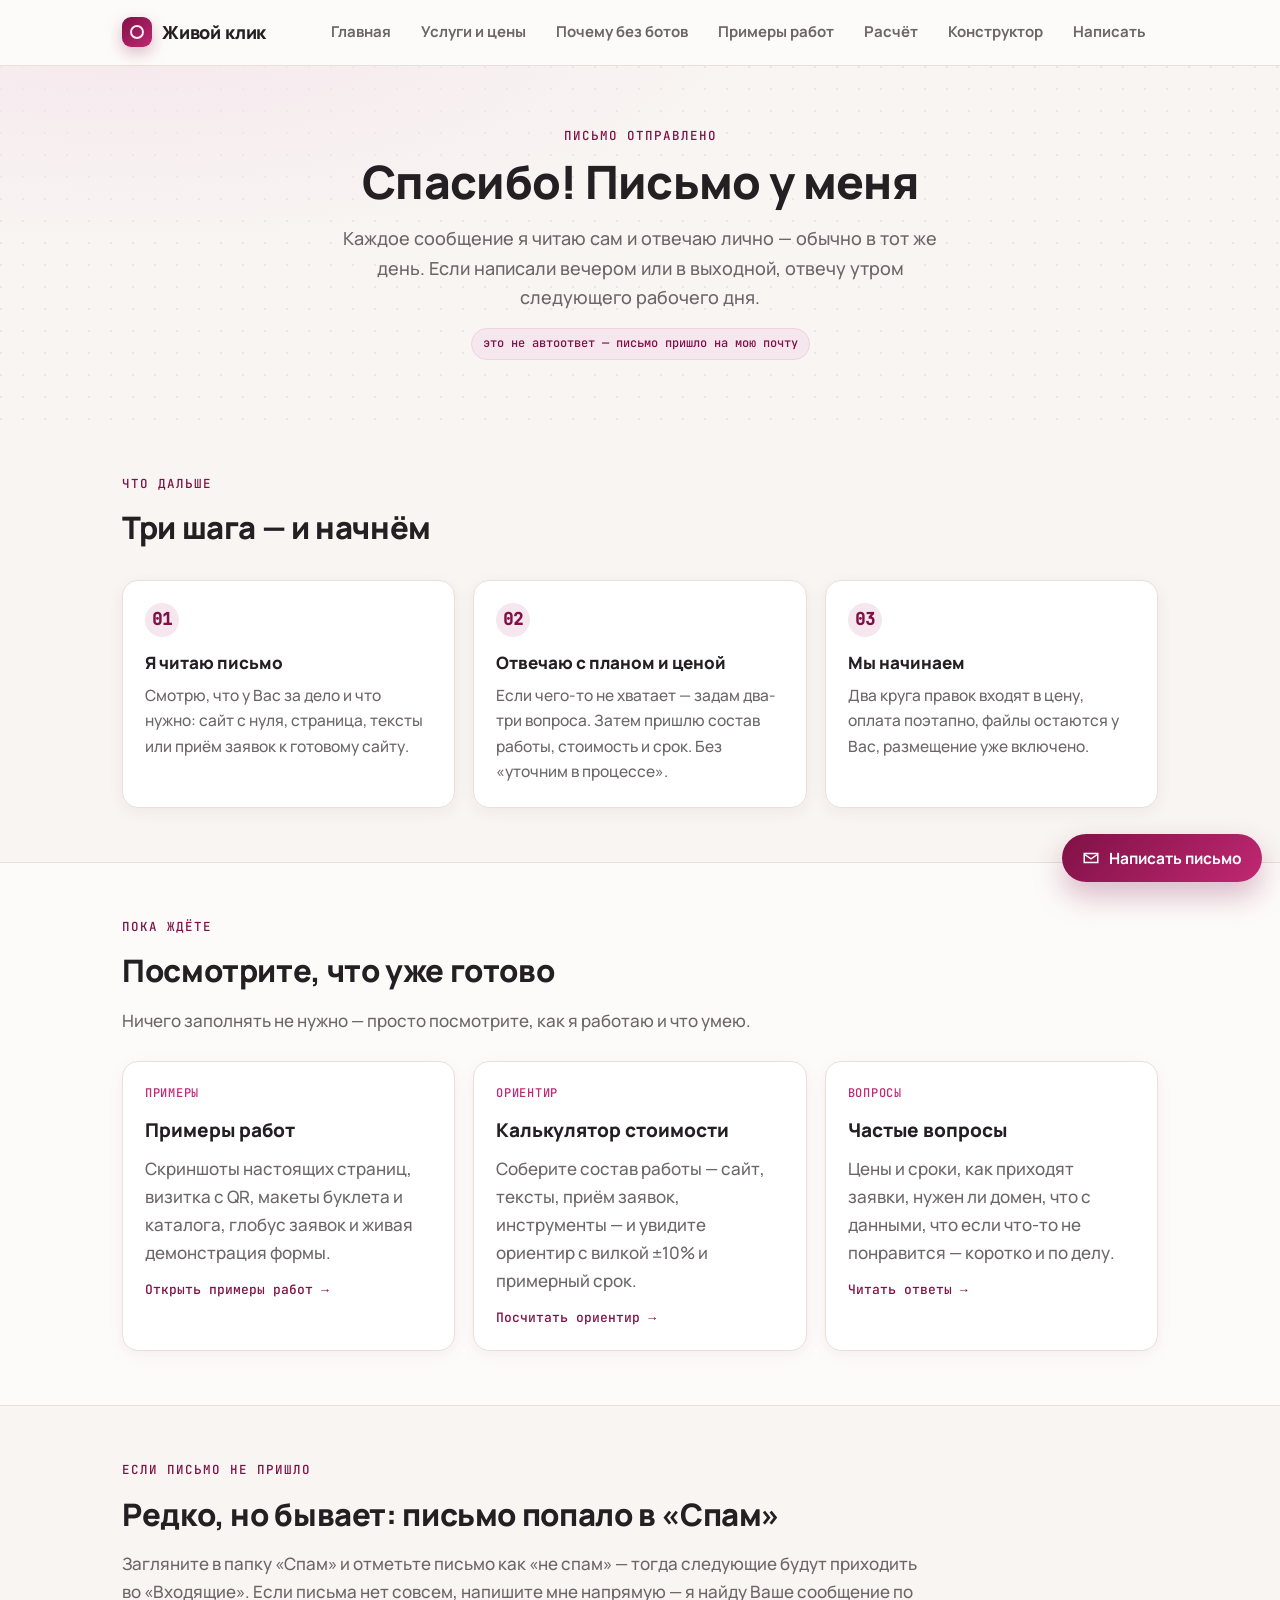
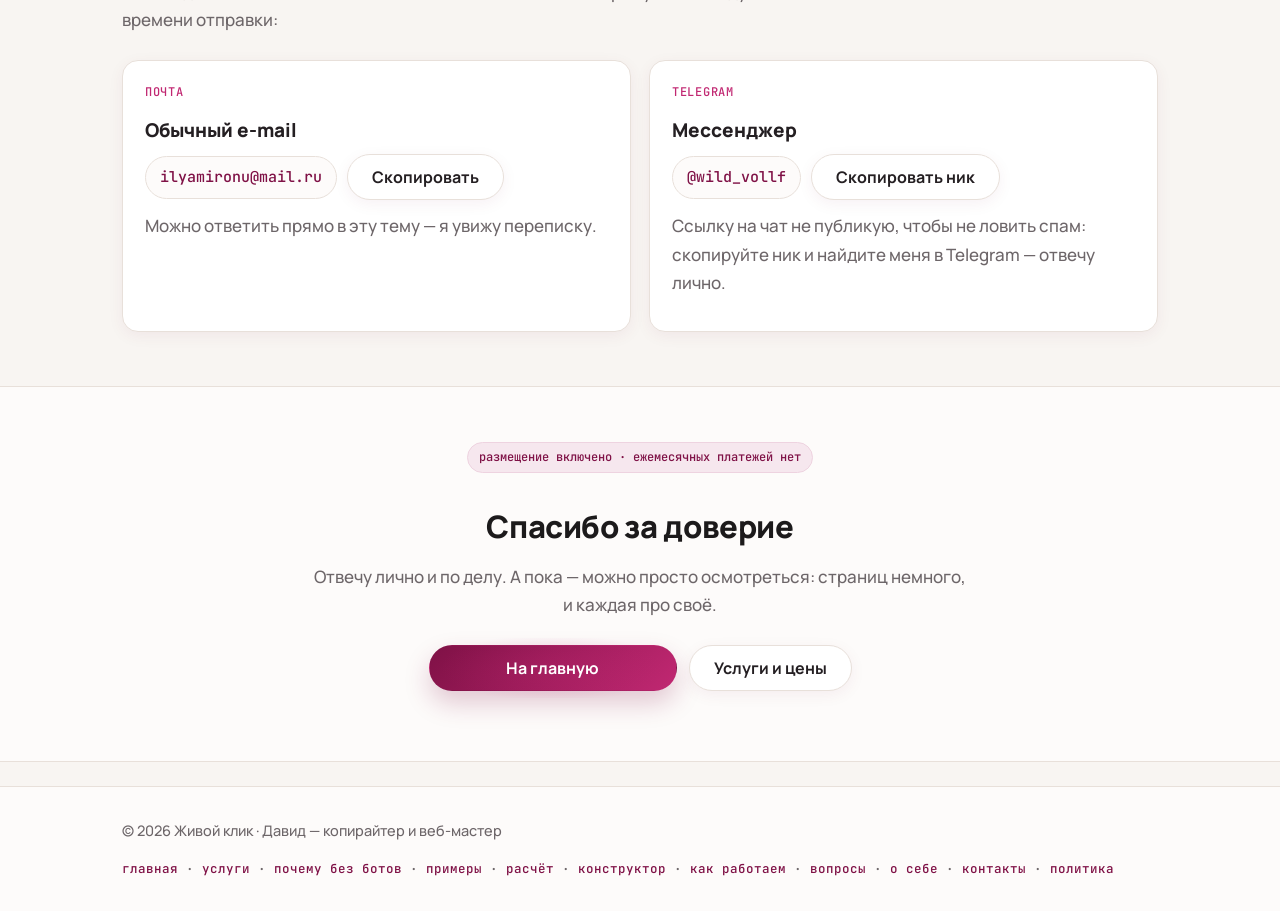
<file: spasibo.html>
<!DOCTYPE html>
<html lang="ru" class="no-js">
<head>
<meta charset="utf-8">
<meta name="viewport" content="width=device-width, initial-scale=1">
<title>Спасибо — Живой клик</title>
<meta name="description" content="Письмо отправлено: я читаю его лично и отвечаю в тот же день. Здесь — что будет дальше и как связаться напрямую.">
<meta name="robots" content="noindex, nofollow">
<meta name="theme-color" content="#7f1146">
<link rel="icon" href="data:image/svg+xml,%3Csvg xmlns='http://www.w3.org/2000/svg' viewBox='0 0 32 32'%3E%3Crect width='32' height='32' rx='7' fill='%237f1146'/%3E%3Ccircle cx='16' cy='16' r='6' fill='none' stroke='%23fff' stroke-width='2.5'/%3E%3C/svg%3E">
<link rel="stylesheet" href="css/fonts.css">
<link rel="stylesheet" href="css/style.css">
<script>document.documentElement.className = '';</script>
</head>
<body>

<a class="skip" href="#main">Перейти к содержанию</a>

<header class="top">
  <div class="top__inner">
    <a class="brand" href="index.html">
      <span class="brand__mark" aria-hidden="true"></span>
      <span class="brand__text">Живой клик</span>
    </a>

    <button class="nav__toggle" type="button" aria-expanded="false" aria-controls="siteNav">Меню</button>

    <nav class="nav" id="siteNav" aria-label="Меню сайта">
      <ul class="nav__list">
        <li><a href="index.html">Главная</a></li>
        <li><a href="uslugi.html">Услуги и цены</a></li>
        <li><a href="bez-botov.html">Почему без ботов</a></li>
        <li><a href="primery.html">Примеры работ</a></li>
        <li><a href="raschet.html">Расчёт</a></li>
        <li><a href="konstruktor.html">Конструктор</a></li>
        <li><a href="index.html#contact">Написать</a></li>
      </ul>
    </nav>
  </div>
</header>

<main id="main">

  <section class="hero">
    <div class="wrap center" style="max-width:780px">
      <p class="kicker">письмо отправлено</p>
      <h1 class="hero__title">Спасибо! Письмо у меня</h1>
      <p class="hero__lead">Каждое сообщение я читаю сам и отвечаю лично — обычно в тот же день.
        Если написали вечером или в выходной, отвечу утром следующего рабочего дня.</p>
      <p class="badge">это не автоответ — письмо пришло на мою почту</p>
    </div>
  </section>
  <section class="section">
    <div class="wrap">
      <div class="section__head reveal">
        <p class="kicker">что дальше</p>
        <h2 class="h2">Три шага — и начнём</h2>
      </div>

      <div class="steps">
        <div class="step reveal">
          <p class="step__num">01</p>
          <h3 class="step__title">Я читаю письмо</h3>
          <p class="step__text">Смотрю, что у Вас за дело и что нужно: сайт с нуля, страница, тексты
            или приём заявок к готовому сайту.</p>
        </div>
        <div class="step reveal" style="transition-delay:.06s">
          <p class="step__num">02</p>
          <h3 class="step__title">Отвечаю с планом и ценой</h3>
          <p class="step__text">Если чего-то не хватает — задам два-три вопроса. Затем пришлю состав
            работы, стоимость и срок. Без «уточним в процессе».</p>
        </div>
        <div class="step reveal" style="transition-delay:.12s">
          <p class="step__num">03</p>
          <h3 class="step__title">Мы начинаем</h3>
          <p class="step__text">Два круга правок входят в цену, оплата поэтапно, файлы остаются у Вас,
            размещение уже включено.</p>
        </div>
      </div>
    </div>
  </section>

  <section class="section section--alt">
    <div class="wrap">
      <div class="section__head reveal">
        <p class="kicker">пока ждёте</p>
        <h2 class="h2">Посмотрите, что уже готово</h2>
        <p class="lead">Ничего заполнять не нужно — просто посмотрите, как я работаю и что умею.</p>
      </div>

      <div class="grid grid--auto">
        <article class="card reveal">
          <p class="card__icon">примеры</p>
          <h3 class="card__title">Примеры работ</h3>
          <p class="card__text">Скриншоты настоящих страниц, визитка с QR, макеты буклета и каталога,
            глобус заявок и живая демонстрация формы.</p>
          <p class="card__price"><a href="primery.html">Открыть примеры работ →</a></p>
        </article>

        <article class="card reveal" style="transition-delay:.08s">
          <p class="card__icon">ориентир</p>
          <h3 class="card__title">Калькулятор стоимости</h3>
          <p class="card__text">Соберите состав работы — сайт, тексты, приём заявок, инструменты —
            и увидите ориентир с вилкой ±10% и примерный срок.</p>
          <p class="card__price"><a href="raschet.html">Посчитать ориентир →</a></p>
        </article>

        <article class="card reveal" style="transition-delay:.16s">
          <p class="card__icon">вопросы</p>
          <h3 class="card__title">Частые вопросы</h3>
          <p class="card__text">Цены и сроки, как приходят заявки, нужен ли домен, что с данными,
            что если что-то не понравится — коротко и по делу.</p>
          <p class="card__price"><a href="voprosy.html">Читать ответы →</a></p>
        </article>
      </div>
    </div>
  </section>

  <section class="section">
    <div class="wrap">
      <div class="section__head reveal">
        <p class="kicker">если письмо не пришло</p>
        <h2 class="h2">Редко, но бывает: письмо попало в «Спам»</h2>
        <p class="lead">Загляните в папку «Спам» и отметьте письмо как «не спам» — тогда следующие будут
          приходить во «Входящие». Если письма нет совсем, напишите мне напрямую — я найду Ваше сообщение
          по времени отправки:</p>
      </div>

      <div class="kont">
        <article class="card reveal">
          <p class="card__icon">почта</p>
          <h3 class="card__title">Обычный e-mail</h3>
          <p class="kont__row">
            <span class="kont__val">ilyamironu@mail.ru</span>
            <button type="button" class="btn btn--ghost" data-copy="ilyamironu@mail.ru"><span class="btn__text">Скопировать</span></button>
            <span class="status" role="status" aria-live="polite"></span>
          </p>
          <p class="card__text">Можно ответить прямо в эту тему — я увижу переписку.</p>
        </article>

        <article class="card reveal" style="transition-delay:.08s">
          <p class="card__icon">telegram</p>
          <h3 class="card__title">Мессенджер</h3>
          <p class="kont__row">
            <span class="kont__val">@wild_vollf</span>
            <button type="button" class="btn btn--ghost" data-copy="@wild_vollf"><span class="btn__text">Скопировать ник</span></button>
            <span class="status" role="status" aria-live="polite"></span>
          </p>
          <p class="card__text">Ссылку на чат не публикую, чтобы не ловить спам: скопируйте ник и найдите
            меня в Telegram — отвечу лично.</p>
        </article>
      </div>
    </div>
  </section>
  <section class="section section--alt">
    <div class="wrap center">
      <p class="badge reveal" style="display:inline-block">размещение включено · ежемесячных платежей нет</p>
      <p class="h2 reveal" style="margin-top:14px">Спасибо за доверие</p>
      <p class="lead reveal" style="max-width:60ch;margin:0 auto 18px">Отвечу лично и по делу. А пока —
        можно просто осмотреться: страниц немного, и каждая про своё.</p>
      <p class="hero__actions reveal" style="justify-content:center">
        <a class="btn btn--primary btn--fixed js-magnetic" href="index.html">
          <span class="btn__text js-type" data-text="На главную">На главную</span>
          <span class="caret" aria-hidden="true"></span>
        </a>
        <a class="btn btn--ghost" href="uslugi.html"><span class="btn__text">Услуги и цены</span></a>
      </p>
    </div>
  </section>

</main>

<footer class="footer">
  <div class="footer__inner">
    <p>© <span data-year>2026</span> Живой клик · Давид — копирайтер и веб-мастер</p>
    <p class="footer__mono">
      <a href="index.html">главная</a> · <a href="uslugi.html">услуги</a> ·
      <a href="bez-botov.html">почему без ботов</a> · <a href="primery.html">примеры</a> ·
      <a href="raschet.html">расчёт</a> · <a href="konstruktor.html">конструктор</a> ·
      <a href="kak-rabotaem.html">как работаем</a> · <a href="voprosy.html">вопросы</a> ·
      <a href="o-sebe.html">о себе</a> · <a href="kontakty.html">контакты</a> ·
      <a href="politika.html">политика</a>
    </p>
  </div>
</footer>

<script src="js/config.js"></script>
<script src="js/tools.js"></script>
<script src="js/app.js"></script>
</body>
</html>
</file>
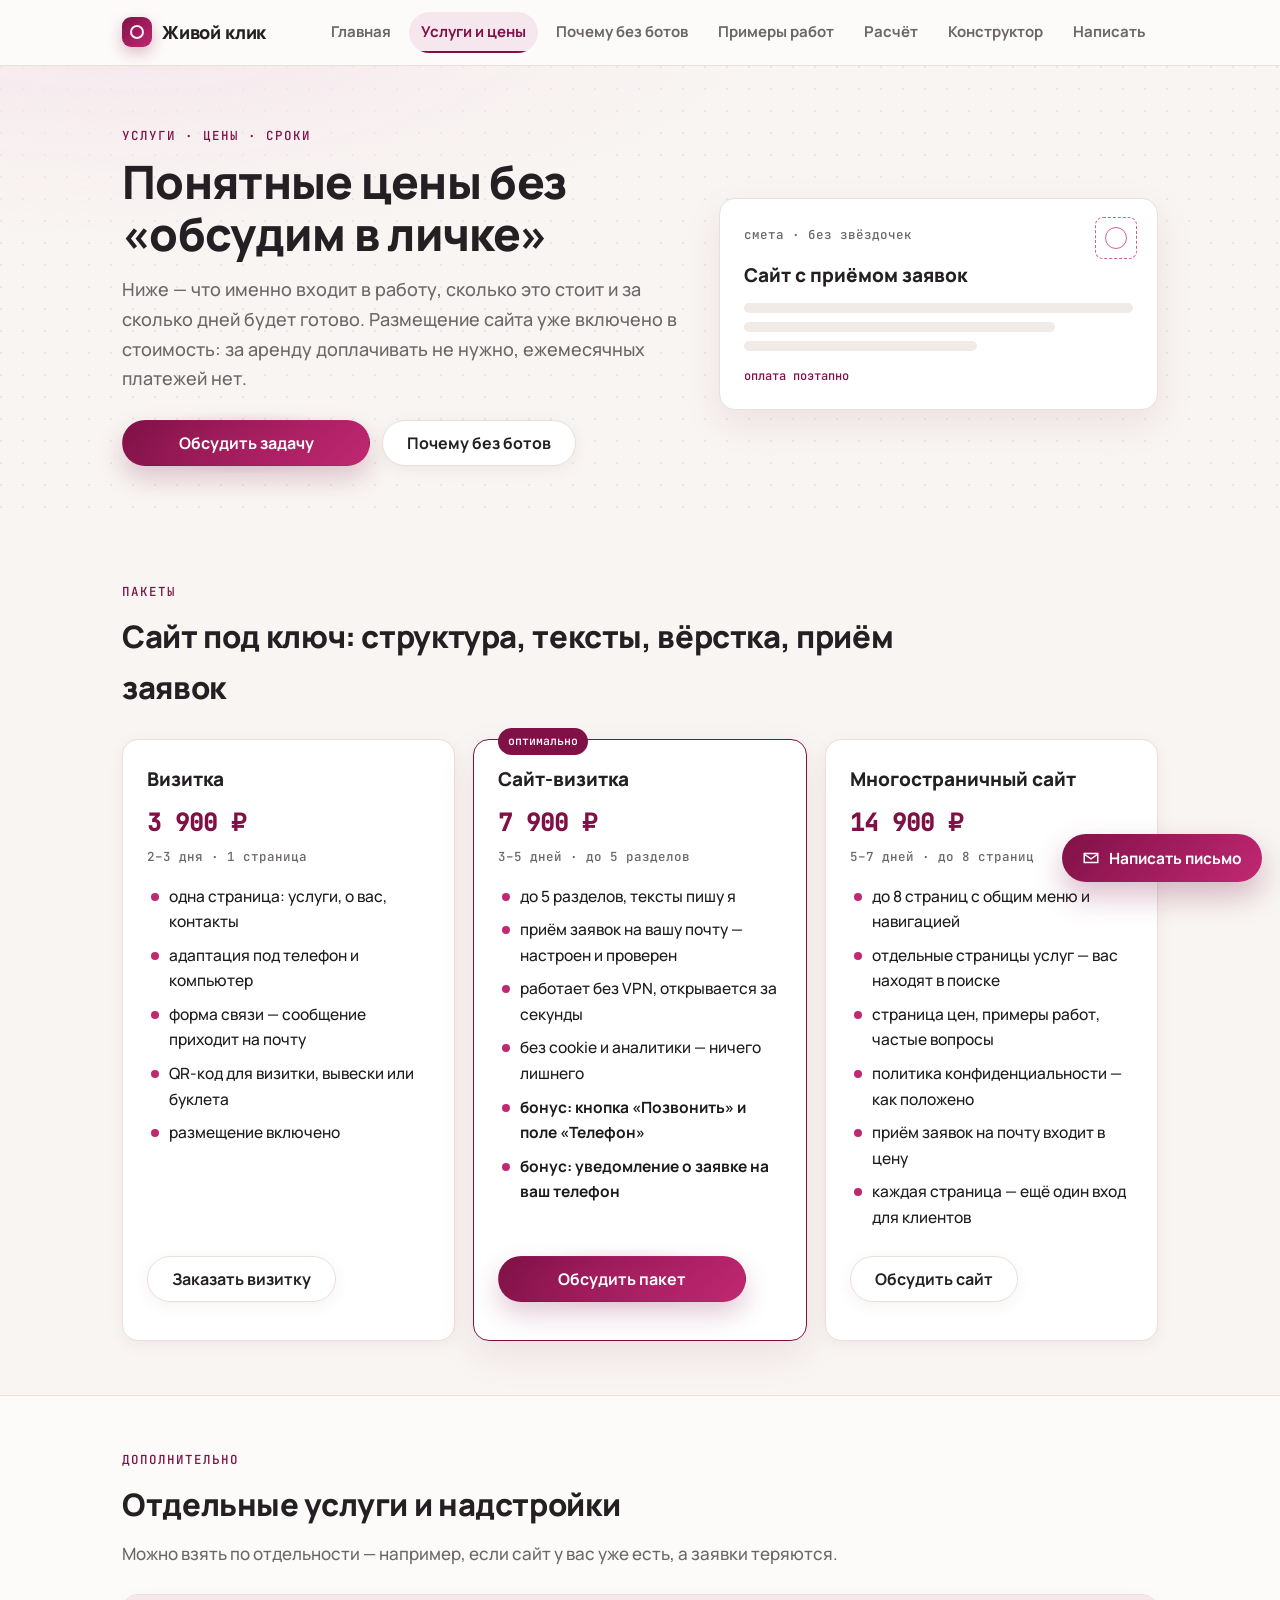
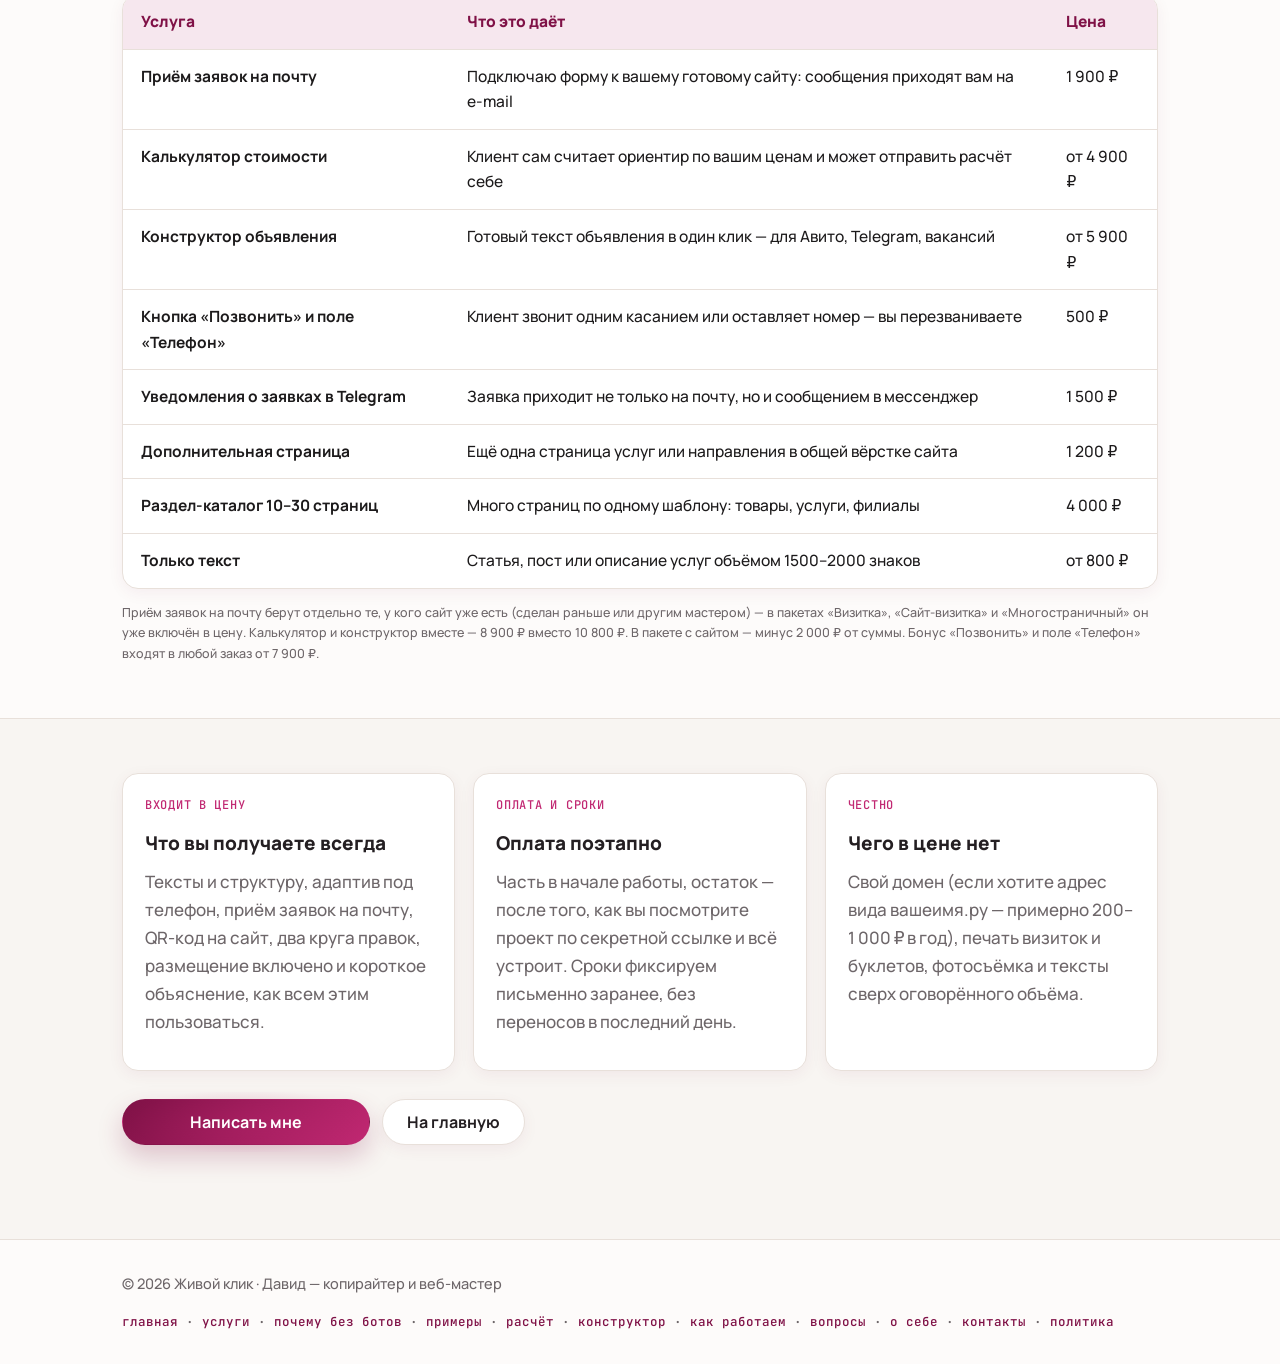
<file: uslugi.html>
<!DOCTYPE html>
<html lang="ru" class="no-js">
<head>
<meta charset="utf-8">
<meta name="viewport" content="width=device-width, initial-scale=1">
<title>Услуги и цены — Живой клик</title>
<meta name="description" content="Сайт-визитка, многостраничный сайт, приём заявок на почту, калькулятор стоимости и конструктор объявления. Цены, сроки и что входит в работу.">
<meta name="theme-color" content="#7f1146">
<meta property="og:type" content="website">
<meta property="og:site_name" content="Живой клик">
<meta property="og:title" content="Услуги и цены — Живой клик">
<meta property="og:description" content="Сайт-визитка, многостраничный сайт, приём заявок на почту, калькулятор стоимости и конструктор объявления. Цены, сроки и что входит в работу.">
<meta property="og:url" content="https://volk1939-ivan.github.io/zhivoy-klik/uslugi.html">
<meta property="og:image" content="https://volk1939-ivan.github.io/zhivoy-klik/assets/img/og-preview.jpg">
<meta property="og:image:type" content="image/jpeg">
<meta property="og:image:width" content="1200">
<meta property="og:image:height" content="630">
<meta name="twitter:card" content="summary_large_image">
<link rel="canonical" href="https://volk1939-ivan.github.io/zhivoy-klik/uslugi.html">
<link rel="icon" href="data:image/svg+xml,%3Csvg xmlns='http://www.w3.org/2000/svg' viewBox='0 0 32 32'%3E%3Crect width='32' height='32' rx='7' fill='%237f1146'/%3E%3Ccircle cx='16' cy='16' r='6' fill='none' stroke='%23fff' stroke-width='2.5'/%3E%3C/svg%3E">
<link rel="stylesheet" href="css/fonts.css">
<link rel="stylesheet" href="css/style.css">
<script>document.documentElement.className = '';</script>
</head>
<body>

<a class="skip" href="#main">Перейти к содержанию</a>

<header class="top">
  <div class="top__inner">
    <a class="brand" href="index.html">
      <span class="brand__mark" aria-hidden="true"></span>
      <span class="brand__text">Живой клик</span>
    </a>

    <button class="nav__toggle" type="button" aria-expanded="false" aria-controls="siteNav">Меню</button>

    <nav class="nav" id="siteNav" aria-label="Меню сайта">
      <ul class="nav__list">
        <li><a href="index.html">Главная</a></li>
        <li><a class="is-active" href="uslugi.html">Услуги и цены</a></li>
        <li><a href="bez-botov.html">Почему без ботов</a></li>
        <li><a href="primery.html">Примеры работ</a></li>
        <li><a href="raschet.html">Расчёт</a></li>
        <li><a href="konstruktor.html">Конструктор</a></li>
        <li><a href="index.html#contact">Написать</a></li>
      </ul>
    </nav>
  </div>
</header>

<main id="main">

  <section class="hero">
    <div class="hero__inner">
      <div>
        <p class="kicker"><span class="js-type" data-text="услуги · цены · сроки">услуги · цены · сроки</span><span class="caret" aria-hidden="true"></span></p>
        <h1 class="hero__title">Понятные цены без «обсудим в личке»</h1>
        <p class="hero__lead">Ниже — что именно входит в работу, сколько это стоит и за сколько дней будет готово.
          Размещение сайта уже включено в стоимость: за аренду доплачивать не нужно,
          ежемесячных платежей нет.</p>
        <p class="hero__actions">
          <a class="btn btn--primary btn--fixed js-magnetic" href="index.html#contact">
            <span class="btn__text js-type" data-text="Обсудить задачу">Обсудить задачу</span>
            <span class="caret" aria-hidden="true"></span>
          </a>
          <a class="btn btn--ghost" href="bez-botov.html"><span class="btn__text">Почему без ботов</span></a>
        </p>
      </div>

      <div class="letter" aria-hidden="true">
        <div class="letter__stamp"></div>
        <p class="letter__to">смета · без звёздочек</p>
        <p class="letter__subj">Сайт с приёмом заявок</p>
        <div class="letter__row"></div>
        <div class="letter__row letter__row--80"></div>
        <div class="letter__row letter__row--60"></div>
        <p class="letter__sign">оплата поэтапно</p>
      </div>
    </div>
  </section>

  <section class="section">
    <div class="wrap">
      <div class="section__head reveal">
        <p class="kicker">пакеты</p>
        <h2 class="h2">Сайт под ключ: структура, тексты, вёрстка, приём заявок</h2>
      </div>

      <div class="grid grid--auto">
        <article class="pkg reveal">
          <h3 class="pkg__name">Визитка</h3>
          <p class="pkg__price">3 900 ₽</p>
          <p class="pkg__term">2–3 дня · 1 страница</p>
          <ul class="pkg__list">
            <li>одна страница: услуги, о вас, контакты</li>
            <li>адаптация под телефон и компьютер</li>
            <li>форма связи — сообщение приходит на почту</li>
            <li>QR-код для визитки, вывески или буклета</li>
            <li>размещение включено</li>
          </ul>
          <p class="pkg__foot"><a class="btn btn--ghost" href="index.html#contact"><span class="btn__text">Заказать визитку</span></a></p>
        </article>

        <article class="pkg pkg--best reveal" style="transition-delay:.08s">
          <span class="pkg__tag">оптимально</span>
          <h3 class="pkg__name">Сайт-визитка</h3>
          <p class="pkg__price">7 900 ₽</p>
          <p class="pkg__term">3–5 дней · до 5 разделов</p>
          <ul class="pkg__list">
            <li>до 5 разделов, тексты пишу я</li>
            <li>приём заявок на вашу почту — настроен и проверен</li>
            <li>работает без VPN, открывается за секунды</li>
            <li>без cookie и аналитики — ничего лишнего</li>
            <li><strong>бонус: кнопка «Позвонить» и поле «Телефон»</strong></li>
            <li><strong>бонус: уведомление о заявке на ваш телефон</strong></li>
          </ul>
          <p class="pkg__foot"><a class="btn btn--primary btn--fixed js-magnetic" href="index.html#contact"><span class="btn__text js-type" data-text="Обсудить пакет">Обсудить пакет</span><span class="caret" aria-hidden="true"></span></a></p>
        </article>

        <article class="pkg reveal" style="transition-delay:.16s">
          <h3 class="pkg__name">Многостраничный сайт</h3>
          <p class="pkg__price">14 900 ₽</p>
          <p class="pkg__term">5–7 дней · до 8 страниц</p>
          <ul class="pkg__list">
            <li>до 8 страниц с общим меню и навигацией</li>
            <li>отдельные страницы услуг — вас находят в поиске</li>
            <li>страница цен, примеры работ, частые вопросы</li>
            <li>политика конфиденциальности — как положено</li>
            <li>приём заявок на почту входит в цену</li>
            <li>каждая страница — ещё один вход для клиентов</li>
          </ul>
          <p class="pkg__foot"><a class="btn btn--ghost" href="index.html#contact"><span class="btn__text">Обсудить сайт</span></a></p>
        </article>
      </div>
    </div>
  </section>

  <section class="section section--alt">
    <div class="wrap">
      <div class="section__head reveal">
        <p class="kicker">дополнительно</p>
        <h2 class="h2">Отдельные услуги и надстройки</h2>
        <p class="lead">Можно взять по отдельности — например, если сайт у вас уже есть,
          а заявки теряются.</p>
      </div>

      <div class="table-wrap reveal">
        <table class="table">
          <thead>
            <tr><th>Услуга</th><th>Что это даёт</th><th>Цена</th></tr>
          </thead>
          <tbody>
            <tr>
              <td><strong>Приём заявок на почту</strong></td>
              <td>Подключаю форму к вашему готовому сайту: сообщения приходят вам на e-mail</td>
              <td>1 900 ₽</td>
            </tr>
            <tr>
              <td><strong>Калькулятор стоимости</strong></td>
              <td>Клиент сам считает ориентир по вашим ценам и может отправить расчёт себе</td>
              <td>от 4 900 ₽</td>
            </tr>
            <tr>
              <td><strong>Конструктор объявления</strong></td>
              <td>Готовый текст объявления в один клик — для Авито, Telegram, вакансий</td>
              <td>от 5 900 ₽</td>
            </tr>
            <tr>
              <td><strong>Кнопка «Позвонить» и поле «Телефон»</strong></td>
              <td>Клиент звонит одним касанием или оставляет номер — вы перезваниваете</td>
              <td>500 ₽</td>
            </tr>
            <tr>
              <td><strong>Уведомления о заявках в Telegram</strong></td>
              <td>Заявка приходит не только на почту, но и сообщением в мессенджер</td>
              <td>1 500 ₽</td>
            </tr>
            <tr>
              <td><strong>Дополнительная страница</strong></td>
              <td>Ещё одна страница услуг или направления в общей вёрстке сайта</td>
              <td>1 200 ₽</td>
            </tr>
            <tr>
              <td><strong>Раздел-каталог 10–30 страниц</strong></td>
              <td>Много страниц по одному шаблону: товары, услуги, филиалы</td>
              <td>4 000 ₽</td>
            </tr>
            <tr>
              <td><strong>Только текст</strong></td>
              <td>Статья, пост или описание услуг объёмом 1500–2000 знаков</td>
              <td>от 800 ₽</td>
            </tr>
          </tbody>
        </table>
      </div>

      <p class="hint reveal">Приём заявок на почту берут отдельно те, у кого сайт уже есть (сделан раньше
        или другим мастером) — в пакетах «Визитка», «Сайт-визитка» и «Многостраничный» он уже включён в цену.
        Калькулятор и конструктор вместе — 8 900 ₽ вместо 10 800 ₽. В пакете с сайтом — минус 2 000 ₽
        от суммы. Бонус «Позвонить» и поле «Телефон» входят в любой заказ от 7 900 ₽.</p>
    </div>
  </section>

  <section class="section">
    <div class="wrap">
      <div class="grid grid--auto">
        <article class="card reveal">
          <p class="card__icon">входит в цену</p>
          <h3 class="card__title">Что вы получаете всегда</h3>
          <p class="card__text">Тексты и структуру, адаптив под телефон, приём заявок на почту,
            QR-код на сайт, два круга правок, размещение включено и короткое объяснение,
            как всем этим пользоваться.</p>
        </article>

        <article class="card reveal" style="transition-delay:.08s">
          <p class="card__icon">оплата и сроки</p>
          <h3 class="card__title">Оплата поэтапно</h3>
          <p class="card__text">Часть в начале работы, остаток — после того, как вы посмотрите проект
            по секретной ссылке и всё устроит. Сроки фиксируем письменно заранее, без переносов
            в последний день.</p>
        </article>

        <article class="card reveal" style="transition-delay:.16s">
          <p class="card__icon">честно</p>
          <h3 class="card__title">Чего в цене нет</h3>
          <p class="card__text">Свой домен (если хотите адрес вида вашеимя.ру — примерно 200–1 000 ₽
            в год), печать визиток и буклетов, фотосъёмка и тексты сверх оговорённого объёма.</p>
        </article>
      </div>

      <p class="hero__actions reveal" style="margin-top:28px">
        <a class="btn btn--primary btn--fixed js-magnetic" href="index.html#contact">
          <span class="btn__text js-type" data-text="Написать мне">Написать мне</span>
          <span class="caret" aria-hidden="true"></span>
        </a>
        <a class="btn btn--ghost" href="index.html"><span class="btn__text">На главную</span></a>
      </p>
    </div>
  </section>




</main>

<footer class="footer">
  <div class="footer__inner">
    <p>© <span data-year>2026</span> Живой клик · Давид — копирайтер и веб-мастер</p>
    <p class="footer__mono">
      <a href="index.html">главная</a> · <a href="uslugi.html">услуги</a> ·
      <a href="bez-botov.html">почему без ботов</a> · <a href="primery.html">примеры</a> ·
      <a href="raschet.html">расчёт</a> · <a href="konstruktor.html">конструктор</a> ·
      <a href="kak-rabotaem.html">как работаем</a> · <a href="voprosy.html">вопросы</a> ·
      <a href="o-sebe.html">о себе</a> · <a href="kontakty.html">контакты</a> ·
      <a href="politika.html">политика</a>
    </p>
  </div>
</footer>

<script src="js/config.js"></script>
<script src="js/tools.js"></script>
<script src="js/app.js"></script>
</body>
</html>
</file>
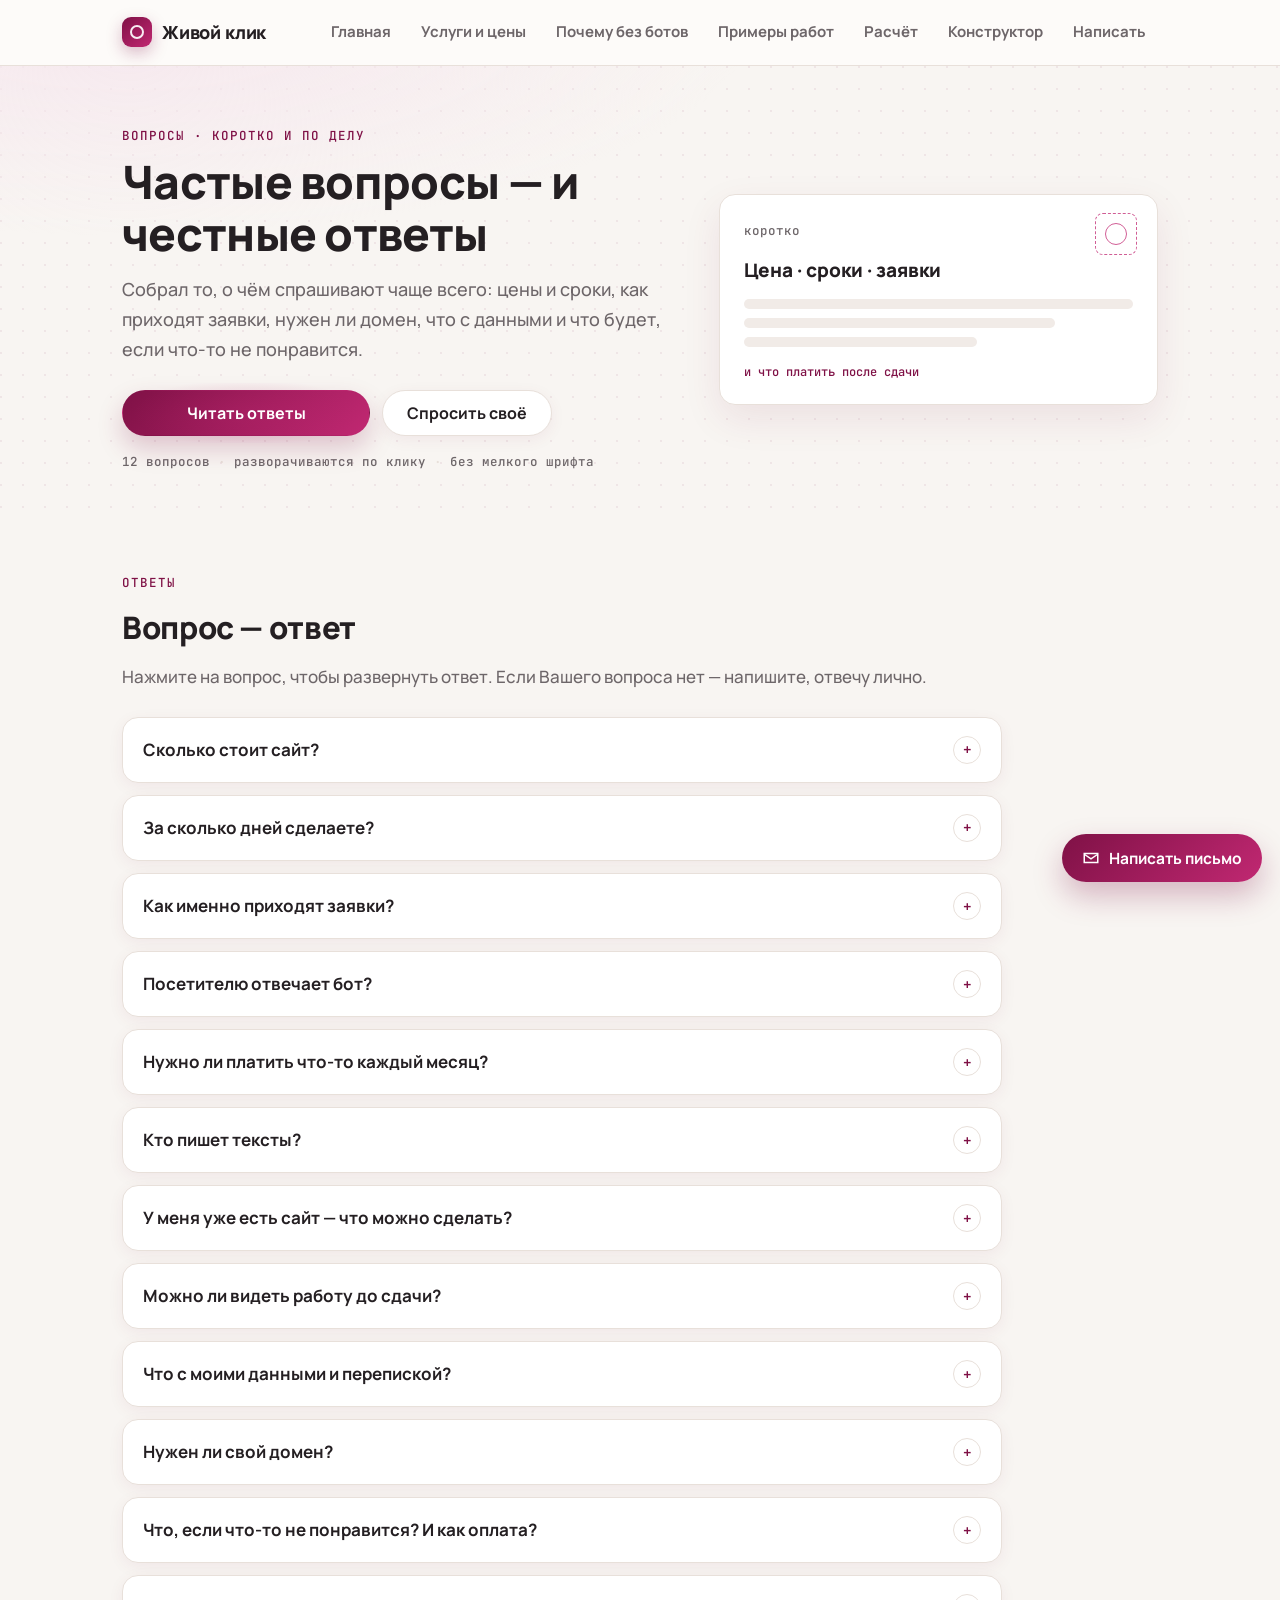
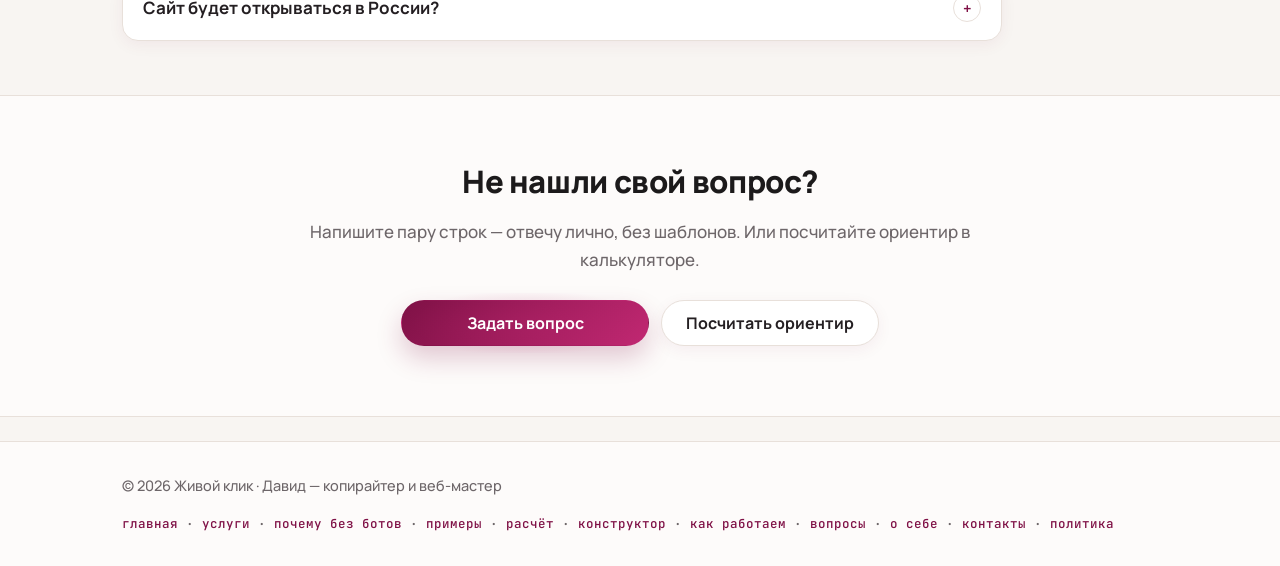
<file: voprosy.html>
<!DOCTYPE html>
<html lang="ru" class="no-js">
<head>
<meta charset="utf-8">
<meta name="viewport" content="width=device-width, initial-scale=1">
<title>Частые вопросы — Живой клик</title>
<meta name="description" content="Ответы на частые вопросы: сколько стоит сайт с заявками на почту, за сколько дней, что платить после сдачи, кто пишет тексты и как приходят заявки.">
<meta name="theme-color" content="#7f1146">
<meta property="og:type" content="website">
<meta property="og:site_name" content="Живой клик">
<meta property="og:title" content="Частые вопросы — Живой клик">
<meta property="og:description" content="Цены и сроки, как приходят заявки, нужен ли домен, что с данными и что если не понравится — коротко и по делу.">
<meta property="og:url" content="https://volk1939-ivan.github.io/zhivoy-klik/voprosy.html">
<meta property="og:image" content="https://volk1939-ivan.github.io/zhivoy-klik/assets/img/og-preview.jpg">
<meta property="og:image:type" content="image/jpeg">
<meta property="og:image:width" content="1200">
<meta property="og:image:height" content="630">
<meta name="twitter:card" content="summary_large_image">
<link rel="canonical" href="https://volk1939-ivan.github.io/zhivoy-klik/voprosy.html">
<link rel="icon" href="data:image/svg+xml,%3Csvg xmlns='http://www.w3.org/2000/svg' viewBox='0 0 32 32'%3E%3Crect width='32' height='32' rx='7' fill='%237f1146'/%3E%3Ccircle cx='16' cy='16' r='6' fill='none' stroke='%23fff' stroke-width='2.5'/%3E%3C/svg%3E">
<link rel="stylesheet" href="css/fonts.css">
<link rel="stylesheet" href="css/style.css">
<script>document.documentElement.className = '';</script>
</head>
<body>

<a class="skip" href="#main">Перейти к содержанию</a>

<header class="top">
  <div class="top__inner">
    <a class="brand" href="index.html">
      <span class="brand__mark" aria-hidden="true"></span>
      <span class="brand__text">Живой клик</span>
    </a>

    <button class="nav__toggle" type="button" aria-expanded="false" aria-controls="siteNav">Меню</button>

    <nav class="nav" id="siteNav" aria-label="Меню сайта">
      <ul class="nav__list">
        <li><a href="index.html">Главная</a></li>
        <li><a href="uslugi.html">Услуги и цены</a></li>
        <li><a href="bez-botov.html">Почему без ботов</a></li>
        <li><a href="primery.html">Примеры работ</a></li>
        <li><a href="raschet.html">Расчёт</a></li>
        <li><a href="konstruktor.html">Конструктор</a></li>
        <li><a href="index.html#contact">Написать</a></li>
      </ul>
    </nav>
  </div>
</header>

<main id="main">

  <section class="hero">
    <div class="hero__inner">
      <div>
        <p class="kicker"><span class="js-type" data-text="вопросы · коротко и по делу">вопросы · коротко и по делу</span><span class="caret" aria-hidden="true"></span></p>
        <h1 class="hero__title">Частые вопросы — и честные ответы</h1>
        <p class="hero__lead">Собрал то, о чём спрашивают чаще всего: цены и сроки, как приходят заявки,
          нужен ли домен, что с данными и что будет, если что-то не понравится.</p>
        <p class="hero__actions">
          <a class="btn btn--primary btn--fixed js-magnetic" href="#faq">
            <span class="btn__text js-type" data-text="Читать ответы">Читать ответы</span>
            <span class="caret" aria-hidden="true"></span>
          </a>
          <a class="btn btn--ghost" href="index.html#contact"><span class="btn__text">Спросить своё</span></a>
        </p>
        <p class="hero__meta">
          <span>12 вопросов</span>
          <span>разворачиваются по клику</span>
          <span>без мелкого шрифта</span>
        </p>
      </div>

      <div class="letter" aria-hidden="true">
        <div class="letter__stamp"></div>
        <p class="letter__to">коротко</p>
        <p class="letter__subj">Цена · сроки · заявки</p>
        <div class="letter__row"></div>
        <div class="letter__row letter__row--80"></div>
        <div class="letter__row letter__row--60"></div>
        <p class="letter__sign">и что платить после сдачи</p>
      </div>
    </div>
  </section>
  <section class="section" id="faq">
    <div class="wrap">
      <div class="section__head reveal">
        <p class="kicker">ответы</p>
        <h2 class="h2">Вопрос — ответ</h2>
        <p class="lead">Нажмите на вопрос, чтобы развернуть ответ. Если Вашего вопроса нет —
          напишите, отвечу лично.</p>
      </div>

      <div class="faq">
        <details class="faq__item reveal">
          <summary class="faq__q">Сколько стоит сайт?</summary>
          <div class="faq__a">
            <p>Визитка — 3 900 ₽, сайт-визитка до 5 разделов — 7 900 ₽, многостраничный до 8 страниц —
              14 900 ₽. Приём заявок к готовому сайту — 1 900 ₽, тексты — от 800 ₽.</p>
            <p>Точную сумму фиксируем письменно до начала работы. Ориентир можно посчитать
              в <a href="raschet.html">калькуляторе</a> — там сразу видно вилку ±10%.</p>
          </div>
        </details>

        <details class="faq__item reveal">
          <summary class="faq__q">За сколько дней сделаете?</summary>
          <div class="faq__a">
            <p>Визитка — 2–3 дня, сайт-визитка — 3–5 дней, многостраничный — 5–7 дней. Сроки зависят
              от того, как быстро приходят материалы и правки.</p>
            <p>Если нужно быстрее: ускоренно — плюс 30% к сумме, «сегодня-завтра» — плюс 50%.</p>
          </div>
        </details>

        <details class="faq__item reveal">
          <summary class="faq__q">Как именно приходят заявки?</summary>
          <div class="faq__a">
            <p>Письмом на Вашу почту. В письме: текст сообщения, с какой страницы писали и когда.
              Контакт для ответа — если человек его оставил.</p>
            <p>По желанию добавлю уведомления в Telegram (1 500 ₽) — заявка придёт и сообщением.</p>
          </div>
        </details>

        <details class="faq__item reveal">
          <summary class="faq__q">Посетителю отвечает бот?</summary>
          <div class="faq__a">
            <p>Нет, и это главное отличие. Ботов на сайте нет специально: человек пишет свободным текстом,
              письмо приходит Вам, отвечает живой человек.</p>
            <p>Подробнее — на странице <a href="bez-botov.html">«Почему без ботов»</a>.</p>
          </div>
        </details>

        <details class="faq__item reveal">
          <summary class="faq__q">Нужно ли платить что-то каждый месяц?</summary>
          <div class="faq__a">
            <p>Нет. Размещение уже входит в стоимость, ежемесячных платежей за сайт нет.</p>
            <p>Отдельно платить нужно только за свой домен — если захотите адрес вида «вашеимя.ру»
              (примерно 200–1 000 ₽ в год). Домен оформляется на Вас.</p>
          </div>
        </details>

        <details class="faq__item reveal">
          <summary class="faq__q">Кто пишет тексты?</summary>
          <div class="faq__a">
            <p>Я — копирайтер и веб-мастер в одном лице. Тексты входят в цену: пишу на основе того,
              что Вы расскажете о деле.</p>
            <p>Если тексты у Вас уже есть — возьму их и помогу причесать.</p>
          </div>
        </details>
        <details class="faq__item reveal">
          <summary class="faq__q">У меня уже есть сайт — что можно сделать?</summary>
          <div class="faq__a">
            <p>Если сайт есть, а заявки теряются — подключу форму с приёмом на почту: 1 900 ₽.
              Работает на любой статичной странице, переделывать весь сайт не нужно.</p>
            <p>Если хочется иначе — посмотрю Ваш сайт и скажу честно, что стоит поправить,
              а что лучше оставить как есть.</p>
          </div>
        </details>

        <details class="faq__item reveal">
          <summary class="faq__q">Можно ли видеть работу до сдачи?</summary>
          <div class="faq__a">
            <p>Да. По ходу работы даю секретную ссылку — смотрите проект в браузере, говорите, что поправить.
              Два круга правок входят в цену.</p>
            <p>Дополнительный круг — 900 ₽, но на практике он нужен редко.</p>
          </div>
        </details>

        <details class="faq__item reveal">
          <summary class="faq__q">Что с моими данными и перепиской?</summary>
          <div class="faq__a">
            <p>На сайте нет cookie, аналитики и сбора данных «для себя». В письме приходит только то,
              что человек написал сам.</p>
            <p>Переписку храню, пока идёт дело, и не дольше года. По просьбе удаляю — сразу или в тот же
              день, крайний срок — 10 рабочих дней. Подробности в <a href="politika.html">политике</a>.</p>
          </div>
        </details>

        <details class="faq__item reveal">
          <summary class="faq__q">Нужен ли свой домен?</summary>
          <div class="faq__a">
            <p>Не обязательно: сайт прекрасно работает на бесплатном адресе. Свой домен — по желанию,
              200–1 000 ₽ в год, оформляется на Вас.</p>
            <p>Если домен появится позже — адрес меняется за несколько минут, ссылки и QR при этом
              нужно будет обновить.</p>
          </div>
        </details>

        <details class="faq__item reveal">
          <summary class="faq__q">Что, если что-то не понравится? И как оплата?</summary>
          <div class="faq__a">
            <p>Оплата поэтапно: часть в начале, остаток — после того, как посмотрите проект и всё устроит.
              Сначала правки, потом деньги за остаток.</p>
            <p>После оплаты приходит чек «Мой налог». Если нужно — подготовлю договор в удобной
              для Вас форме.</p>
          </div>
        </details>

        <details class="faq__item reveal">
          <summary class="faq__q">Сайт будет открываться в России?</summary>
          <div class="faq__a">
            <p>Да. Сайт статический и полностью локальный: без внешних библиотек, шрифтов Google и
              аналитики — поэтому открывается быстро и без VPN.</p>
            <p>Единственный внешний запрос — шлюз, который доставляет письмо с формы Вам на почту.</p>
          </div>
        </details>
      </div>
    </div>
  </section>

  <section class="section section--alt">
    <div class="wrap center">
      <p class="h2 reveal">Не нашли свой вопрос?</p>
      <p class="lead reveal" style="max-width:60ch;margin:0 auto 18px">Напишите пару строк — отвечу лично,
        без шаблонов. Или посчитайте ориентир в калькуляторе.</p>
      <p class="hero__actions reveal" style="justify-content:center">
        <a class="btn btn--primary btn--fixed js-magnetic" href="index.html#contact">
          <span class="btn__text js-type" data-text="Задать вопрос">Задать вопрос</span>
          <span class="caret" aria-hidden="true"></span>
        </a>
        <a class="btn btn--ghost" href="raschet.html"><span class="btn__text">Посчитать ориентир</span></a>
      </p>
    </div>
  </section>

</main>

<footer class="footer">
  <div class="footer__inner">
    <p>© <span data-year>2026</span> Живой клик · Давид — копирайтер и веб-мастер</p>
    <p class="footer__mono">
      <a href="index.html">главная</a> · <a href="uslugi.html">услуги</a> ·
      <a href="bez-botov.html">почему без ботов</a> · <a href="primery.html">примеры</a> ·
      <a href="raschet.html">расчёт</a> · <a href="konstruktor.html">конструктор</a> ·
      <a href="kak-rabotaem.html">как работаем</a> · <a href="voprosy.html">вопросы</a> ·
      <a href="o-sebe.html">о себе</a> · <a href="kontakty.html">контакты</a> ·
      <a href="politika.html">политика</a>
    </p>
  </div>
</footer>

<script src="js/config.js"></script>
<script src="js/tools.js"></script>
<script src="js/app.js"></script>
</body>
</html>
</file>
<file: css/fonts.css>
/* Local fonts: Manrope + JetBrains Mono. Downloaded once, served from assets/fonts. */

@font-face {
  font-family: 'JetBrains Mono';
  font-style: normal;
  font-weight: 500;
  font-display: swap;
  src: url('../assets/fonts/jetbrainsmono-500-cyrillic-ext.woff2') format('woff2');
  unicode-range: U+0460-052F, U+1C80-1C8A, U+20B4, U+2DE0-2DFF, U+A640-A69F, U+FE2E-FE2F;
}
@font-face {
  font-family: 'JetBrains Mono';
  font-style: normal;
  font-weight: 500;
  font-display: swap;
  src: url('../assets/fonts/jetbrainsmono-500-cyrillic.woff2') format('woff2');
  unicode-range: U+0301, U+0400-045F, U+0490-0491, U+04B0-04B1, U+2116;
}
@font-face {
  font-family: 'JetBrains Mono';
  font-style: normal;
  font-weight: 500;
  font-display: swap;
  src: url('../assets/fonts/jetbrainsmono-500-latin.woff2') format('woff2');
  unicode-range: U+0000-00FF, U+0131, U+0152-0153, U+02BB-02BC, U+02C6, U+02DA, U+02DC, U+0304, U+0308, U+0329, U+2000-206F, U+20AC, U+2122, U+2191, U+2193, U+2212, U+2215, U+FEFF, U+FFFD;
}
@font-face {
  font-family: 'Manrope';
  font-style: normal;
  font-weight: 500;
  font-display: swap;
  src: url('../assets/fonts/manrope-500-cyrillic-ext.woff2') format('woff2');
  unicode-range: U+0460-052F, U+1C80-1C8A, U+20B4, U+2DE0-2DFF, U+A640-A69F, U+FE2E-FE2F;
}
@font-face {
  font-family: 'Manrope';
  font-style: normal;
  font-weight: 500;
  font-display: swap;
  src: url('../assets/fonts/manrope-500-cyrillic.woff2') format('woff2');
  unicode-range: U+0301, U+0400-045F, U+0490-0491, U+04B0-04B1, U+2116;
}
@font-face {
  font-family: 'Manrope';
  font-style: normal;
  font-weight: 500;
  font-display: swap;
  src: url('../assets/fonts/manrope-500-latin.woff2') format('woff2');
  unicode-range: U+0000-00FF, U+0131, U+0152-0153, U+02BB-02BC, U+02C6, U+02DA, U+02DC, U+0304, U+0308, U+0329, U+2000-206F, U+20AC, U+2122, U+2191, U+2193, U+2212, U+2215, U+FEFF, U+FFFD;
}
@font-face {
  font-family: 'Manrope';
  font-style: normal;
  font-weight: 700;
  font-display: swap;
  src: url('../assets/fonts/manrope-700-cyrillic-ext.woff2') format('woff2');
  unicode-range: U+0460-052F, U+1C80-1C8A, U+20B4, U+2DE0-2DFF, U+A640-A69F, U+FE2E-FE2F;
}
@font-face {
  font-family: 'Manrope';
  font-style: normal;
  font-weight: 700;
  font-display: swap;
  src: url('../assets/fonts/manrope-700-cyrillic.woff2') format('woff2');
  unicode-range: U+0301, U+0400-045F, U+0490-0491, U+04B0-04B1, U+2116;
}
@font-face {
  font-family: 'Manrope';
  font-style: normal;
  font-weight: 700;
  font-display: swap;
  src: url('../assets/fonts/manrope-700-latin.woff2') format('woff2');
  unicode-range: U+0000-00FF, U+0131, U+0152-0153, U+02BB-02BC, U+02C6, U+02DA, U+02DC, U+0304, U+0308, U+0329, U+2000-206F, U+20AC, U+2122, U+2191, U+2193, U+2212, U+2215, U+FEFF, U+FFFD;
}
@font-face {
  font-family: 'Manrope';
  font-style: normal;
  font-weight: 800;
  font-display: swap;
  src: url('../assets/fonts/manrope-800-cyrillic-ext.woff2') format('woff2');
  unicode-range: U+0460-052F, U+1C80-1C8A, U+20B4, U+2DE0-2DFF, U+A640-A69F, U+FE2E-FE2F;
}
@font-face {
  font-family: 'Manrope';
  font-style: normal;
  font-weight: 800;
  font-display: swap;
  src: url('../assets/fonts/manrope-800-cyrillic.woff2') format('woff2');
  unicode-range: U+0301, U+0400-045F, U+0490-0491, U+04B0-04B1, U+2116;
}
@font-face {
  font-family: 'Manrope';
  font-style: normal;
  font-weight: 800;
  font-display: swap;
  src: url('../assets/fonts/manrope-800-latin.woff2') format('woff2');
  unicode-range: U+0000-00FF, U+0131, U+0152-0153, U+02BB-02BC, U+02C6, U+02DA, U+02DC, U+0304, U+0308, U+0329, U+2000-206F, U+20AC, U+2122, U+2191, U+2193, U+2212, U+2215, U+FEFF, U+FFFD;
}
</file>
<file: css/style.css>
/* ==========================================================================
   «Живой клик» — светлая «почтовая» тема.
   Своя, не похожая на тёмный darktrening: тёплый белый фон, один винный акцент,
   аккуратная типографика и «живые» кнопки с блоками.
   Ни одна библиотека не подключена.
   ========================================================================== */

:root {
  --bg:          #f8f5f2;   /* фон страницы — тёплый белый */
  --bg-2:        #fdfbfa;   /* фон чередующихся секций */
  --card:        #ffffff;
  --ink:         #1c1a1b;   /* текст */
  --head:        #241f22;   /* заголовки */
  --muted:       #6d6669;   /* служебный текст */
  --line:        #e8e0da;   /* тонкие линии */
  --plum:        #7f1146;   /* главный акцент */
  --plum-dark:   #5e0c33;
  --pink:        #c12872;   /* второй акцент */
  --glow:        rgba(193, 40, 114, .38);
  --wash:        #f6e7ee;   /* мягкая заливка под акцент */
  --ok:          #1b7f37;
  --err:         #b00020;
  --radius:      16px;
  --radius-sm:   10px;
  --shadow:      0 14px 38px rgba(127, 17, 70, .09);
  --shadow-soft: 0 4px 16px rgba(127, 17, 70, .06);
  --sans: 'Manrope', 'Segoe UI', system-ui, -apple-system, sans-serif;
  --mono: 'JetBrains Mono', ui-monospace, 'Consolas', monospace;
  --wrap: 1080px;
}

* { box-sizing: border-box; }

html { -webkit-text-size-adjust: 100%; scroll-behavior: smooth; }

body {
  margin: 0;
  background: var(--bg);
  color: var(--ink);
  font-family: var(--sans);
  font-size: 17px;
  line-height: 1.65;
  -webkit-font-smoothing: antialiased;
}

img, video, svg { max-width: 100%; height: auto; }

a { color: var(--plum); text-decoration: none; }
a:hover { color: var(--pink); }

h1, h2, h3, h4 { font-family: var(--sans); color: var(--head); margin: 0; }

p { margin: 0 0 14px; }

:focus-visible {
  outline: 3px solid var(--pink);
  outline-offset: 3px;
  border-radius: 4px;
}

.skip {
  position: absolute; left: -9999px; top: 0;
  background: var(--plum); color: #fff; padding: 10px 16px; z-index: 50;
}
.skip:focus { left: 12px; top: 12px; }

/* ------------------------------------------------------------------ шапка */

.top {
  position: sticky; top: 0; z-index: 20;
  background: rgba(253, 251, 250, .92);
  backdrop-filter: blur(8px);
  border-bottom: 1px solid var(--line);
}

.top__inner {
  max-width: var(--wrap); margin: 0 auto; padding: 12px 22px;
  display: flex; align-items: center; gap: 18px; flex-wrap: wrap;
}

.brand { display: flex; align-items: center; gap: 10px; color: var(--head); }
.brand:hover { color: var(--plum); }

.brand__mark {
  position: relative; width: 30px; height: 30px; flex: 0 0 auto;
  border-radius: 9px;
  background: linear-gradient(140deg, var(--plum), var(--pink));
  box-shadow: 0 6px 16px rgba(127, 17, 70, .28);
}
.brand__mark::after {
  content: ''; position: absolute; inset: 8px;
  border: 2px solid rgba(255, 255, 255, .92); border-radius: 50%;
}

.brand__text { font-weight: 800; font-size: 18px; letter-spacing: -.01em; }

.nav { margin-left: auto; }
.nav__list { list-style: none; display: flex; gap: 6px; margin: 0; padding: 0; flex-wrap: wrap; }

.nav__list a {
  display: inline-block; padding: 8px 12px; border-radius: 999px;
  font-size: 15px; font-weight: 600; color: var(--muted);
  transition: color .2s, background-color .2s;
}
.nav__list a:hover { color: var(--plum); background-color: #fff; }
.nav__list a.is-active { color: var(--plum); background-color: var(--wash); }

.nav__toggle {
  display: none; margin-left: auto;
  font-family: var(--sans); font-size: 15px; font-weight: 700;
  color: var(--plum); background: #fff; border: 1px solid var(--line);
  border-radius: 999px; padding: 8px 16px; cursor: pointer;
}

/* ---------------------------------------------------------------- кнопки */

.btn {
  position: relative; isolation: isolate;
  display: inline-flex; align-items: center; justify-content: center; gap: 8px;
  padding: 14px 24px; border: 1px solid transparent; border-radius: 999px;
  font-family: var(--sans); font-size: 16px; font-weight: 700; line-height: 1;
  cursor: pointer; text-align: center;
  transition: transform .28s cubic-bezier(.22, .61, .36, 1),
              box-shadow .28s ease, background-color .28s ease,
              border-color .28s ease, color .28s ease;
}

.btn--primary {
  background: linear-gradient(135deg, var(--plum), var(--pink));
  color: #fff;
  box-shadow: 0 12px 26px rgba(127, 17, 70, .22);
}
.btn--primary:hover { color: #fff; box-shadow: 0 16px 34px rgba(127, 17, 70, .3); }

.btn--primary::after {
  content: ''; position: absolute; inset: -8px; z-index: -1;
  border-radius: inherit; pointer-events: none;
  background: radial-gradient(60% 80% at 50% 50%, var(--glow), rgba(193, 40, 114, 0) 72%);
  opacity: .5;
  animation: glowPulse 5.5s ease-in-out infinite;
}

@keyframes glowPulse {
  0%, 100% { opacity: .26; transform: scale(.97); }
  50%      { opacity: .72; transform: scale(1.04); }
}

.btn--ghost {
  background: #fff; border-color: var(--line); color: var(--head);
  box-shadow: var(--shadow-soft);
}
.btn--ghost:hover { border-color: var(--plum); color: var(--plum); }

.btn--fixed { min-width: 248px; }

.btn__text { display: inline-block; white-space: nowrap; }

.caret {
  display: none; width: 2px; height: 1.05em; margin-left: 3px;
  background: currentColor; vertical-align: -2px;
  animation: blink 1s steps(1) infinite;
}
.is-typing .caret { display: inline-block; }

@keyframes blink { 50% { opacity: 0; } }

/* ------------------------------------------------------------------- герой */

.hero {
  padding: 60px 0 46px;
  background-image:
    radial-gradient(900px 320px at 10% -12%, var(--wash), rgba(246, 231, 238, 0) 70%),
    radial-gradient(circle at 1px 1px, rgba(127, 17, 70, .07) 1px, transparent 0);
  background-size: auto, 22px 22px;
}

.hero__inner {
  max-width: var(--wrap); margin: 0 auto; padding: 0 22px;
  display: grid; grid-template-columns: 1.12fr .88fr; gap: 38px; align-items: center;
}

.kicker {
  font-family: var(--mono); font-size: 12.5px; letter-spacing: .08em;
  text-transform: uppercase; color: var(--plum); margin: 0 0 8px;
}

.hero__title {
  font-size: clamp(28px, 4.4vw, 46px); line-height: 1.12;
  font-weight: 800; letter-spacing: -.015em; margin: 10px 0 16px;
}

.hero__lead { font-size: 18px; color: var(--muted); max-width: 58ch; }

.hero__actions { display: flex; gap: 12px; flex-wrap: wrap; margin: 26px 0 16px; }

.hero__meta {
  font-family: var(--mono); font-size: 12.5px; color: var(--muted);
  display: flex; gap: 8px; flex-wrap: wrap; align-items: center; margin: 0;
}
.hero__meta span::before { content: '·'; margin-right: 8px; color: var(--line); }
.hero__meta span:first-child::before { content: ''; margin: 0; }

/* «письмо» на первом экране — визуальная метафора продукта */

.letter {
  position: relative; background: var(--card); border: 1px solid var(--line);
  border-radius: var(--radius); padding: 26px 24px 22px;
  box-shadow: var(--shadow);
  animation: floaty 7s ease-in-out infinite;
}

@keyframes floaty {
  0%, 100% { transform: translateY(0); }
  50%      { transform: translateY(-8px); }
}

.letter__stamp {
  position: absolute; top: 18px; right: 20px; width: 42px; height: 42px;
  border: 1.5px dashed var(--pink); border-radius: 8px; opacity: .75;
}
.letter__stamp::after {
  content: ''; position: absolute; inset: 9px;
  border: 1.5px solid var(--pink); border-radius: 50%;
}

.letter__to { font-family: var(--mono); font-size: 12.5px; color: var(--muted); margin: 0 0 14px; }
.letter__subj { font-weight: 800; font-size: 19px; color: var(--head); margin: 0 0 12px; }
.letter__row { height: 10px; border-radius: 6px; background: #f1ebe7; margin: 9px 0; }
.letter__row--80 { width: 80%; }
.letter__row--60 { width: 60%; }
.letter__sign { font-family: var(--mono); font-size: 12px; color: var(--plum); margin: 16px 0 0; }

/* ---------------------------------------------------------------- секции */

.wrap { max-width: var(--wrap); margin: 0 auto; padding: 0 22px; }

.section { padding: 54px 0; }
.section--alt {
  background: var(--bg-2);
  border-top: 1px solid var(--line);
  border-bottom: 1px solid var(--line);
}
.section__head { max-width: 74ch; margin: 0 0 26px; }

.h2 {
  font-size: clamp(22px, 2.6vw, 31px); font-weight: 800;
  letter-spacing: -.012em; margin: 6px 0 10px;
}
.lead { font-size: 17px; color: var(--muted); margin: 0; }

.grid { display: grid; gap: 18px; }
.grid--auto { grid-template-columns: repeat(auto-fit, minmax(258px, 1fr)); }
.grid--tight { gap: 14px; }

/* карточки со «спотлайтом» под курсором */

.card {
  position: relative; overflow: hidden;
  background: var(--card); border: 1px solid var(--line); border-radius: var(--radius);
  padding: 22px; box-shadow: var(--shadow-soft);
  transition: transform .3s cubic-bezier(.22, .61, .36, 1),
              box-shadow .3s ease, border-color .3s ease;
}
.card::before {
  content: ''; position: absolute; inset: 0; pointer-events: none;
  background: radial-gradient(240px 240px at var(--mx, 50%) var(--my, 0%),
              rgba(193, 40, 114, .12), rgba(193, 40, 114, 0) 70%);
  opacity: 0; transition: opacity .3s ease;
}
.card:hover { transform: translateY(-4px); box-shadow: var(--shadow); border-color: #ddd0c8; }
.card:hover::before { opacity: 1; }

.card__icon {
  font-family: var(--mono); font-size: 12px; color: var(--pink);
  letter-spacing: .06em; text-transform: uppercase; margin: 0 0 12px;
}
.card__title { font-size: 19px; font-weight: 800; margin: 0 0 8px; }
.card__text { color: var(--muted); margin: 0 0 12px; }
.card__price { font-family: var(--mono); font-size: 13px; color: var(--plum); margin: 0; }

/* цифры */

.stats { display: grid; gap: 18px; grid-template-columns: repeat(auto-fit, minmax(180px, 1fr)); }
.stat {
  background: var(--card); border: 1px solid var(--line);
  border-radius: var(--radius); padding: 20px; box-shadow: var(--shadow-soft);
}
.stat__num {
  font-size: clamp(26px, 3.2vw, 38px); font-weight: 800; color: var(--plum);
  line-height: 1; font-variant-numeric: tabular-nums;
}
.stat__num small { font-size: .55em; font-weight: 700; }
.stat__label { color: var(--muted); font-size: 14.5px; margin: 10px 0 0; }

/* шаги */

.steps { display: grid; gap: 18px; grid-template-columns: repeat(auto-fit, minmax(228px, 1fr)); }
.step {
  background: var(--card); border: 1px solid var(--line);
  border-radius: var(--radius); padding: 22px; box-shadow: var(--shadow-soft);
}
.step__num {
  display: inline-flex; align-items: center; justify-content: center;
  width: 34px; height: 34px; border-radius: 50%;
  background: var(--wash); color: var(--plum);
  font-family: var(--mono); font-weight: 700; margin: 0 0 12px;
}
.step__title { font-size: 17px; font-weight: 800; margin: 0 0 6px; }
.step__text { color: var(--muted); margin: 0; font-size: 15.5px; }

.badge {
  display: inline-block; font-family: var(--mono); font-size: 12px;
  padding: 5px 11px; border-radius: 999px;
  background: var(--wash); color: var(--plum); border: 1px solid #eed3e0;
}

/* ------------------------------------------------------------ пакеты цен */

.pkg {
  position: relative; display: flex; flex-direction: column;
  background: var(--card); border: 1px solid var(--line);
  border-radius: var(--radius); padding: 24px; box-shadow: var(--shadow-soft);
  transition: transform .3s cubic-bezier(.22, .61, .36, 1), box-shadow .3s ease;
}
.pkg:hover { transform: translateY(-4px); box-shadow: var(--shadow); }
.pkg--best { border-color: var(--plum); box-shadow: var(--shadow); }
.pkg__tag {
  position: absolute; top: -12px; left: 24px;
  background: var(--plum); color: #fff; font-family: var(--mono);
  font-size: 11.5px; padding: 4px 10px; border-radius: 999px;
}
.pkg__name { font-size: 19px; font-weight: 800; margin: 0 0 8px; }
.pkg__price { font-family: var(--mono); font-size: 24px; font-weight: 700; color: var(--plum); margin: 0 0 4px; }
.pkg__term { font-family: var(--mono); font-size: 12.5px; color: var(--muted); margin: 0 0 16px; }
.pkg__list { margin: 0 0 18px; padding: 0; list-style: none; font-size: 15.5px; }
.pkg__list li { position: relative; padding-left: 22px; margin: 0 0 8px; }
.pkg__list li::before {
  content: ''; position: absolute; left: 4px; top: .58em;
  width: 8px; height: 8px; border-radius: 50%; background: var(--pink);
}
.pkg__foot { margin-top: auto; }

/* таблица сравнения */

.table-wrap {
  overflow-x: auto; border: 1px solid var(--line);
  border-radius: var(--radius); background: var(--card); box-shadow: var(--shadow-soft);
}
.table { width: 100%; border-collapse: collapse; min-width: 640px; font-size: 15.5px; }
.table th, .table td { text-align: left; padding: 14px 18px; border-bottom: 1px solid var(--line); vertical-align: top; }
.table th { background: var(--wash); color: var(--plum); font-weight: 800; }
.table tr:last-child td { border-bottom: 0; }
.table td.bad { color: var(--err); }
.table td.good { color: var(--ok); font-weight: 600; }

/* форма связи */

.contact { padding: 54px 0 24px; scroll-margin-top: 84px; }
[id] { scroll-margin-top: 84px; }
.contact__lead { color: var(--muted); max-width: 66ch; }
.contact-form {
  background: var(--card); border: 1px solid var(--line); border-radius: var(--radius);
  padding: 24px; box-shadow: var(--shadow-soft); max-width: 720px;
}
.field { margin: 0 0 16px; }
.field label { display: block; font-size: 13.5px; font-weight: 600; color: var(--muted); margin: 0 0 6px; }
.field input, .field textarea {
  width: 100%; font-family: var(--sans); font-size: 16px; color: var(--ink);
  background: var(--bg-2); border: 1px solid var(--line); border-radius: var(--radius-sm);
  padding: 12px 14px; transition: border-color .2s, background-color .2s;
}
.field input:focus, .field textarea:focus { outline: none; border-color: var(--plum); background: #fff; }
.field textarea { min-height: 132px; resize: vertical; }
.form__row { display: flex; align-items: center; gap: 14px; flex-wrap: wrap; margin-top: 4px; }
.status { font-size: 14px; color: var(--muted); }
.status.ok { color: var(--ok); }
.status.err { color: var(--err); }
.status a { text-decoration: underline; }
.hint { font-size: 12.5px; color: var(--muted); margin: 14px 0 0; }

/* подвал */

.footer { border-top: 1px solid var(--line); background: var(--bg-2); padding: 32px 0; margin-top: 24px; }
.footer__inner {
  max-width: var(--wrap); margin: 0 auto; padding: 0 22px;
  display: flex; gap: 16px; flex-wrap: wrap; align-items: center;
  justify-content: space-between; color: var(--muted); font-size: 14.5px;
}
.footer p { margin: 0; }
.footer a { color: var(--plum); }
.footer__mono { font-family: var(--mono); font-size: 12.5px; }

/* появление блоков при прокрутке */

.reveal { opacity: 0; transform: translateY(18px); transition: opacity .65s ease, transform .65s cubic-bezier(.22, .61, .36, 1); }
.reveal.is-in { opacity: 1; transform: none; }
.no-js .reveal { opacity: 1; transform: none; }

/* утилиты */

.center { text-align: center; }
.center .hero__lead, .center .lead { margin-left: auto; margin-right: auto; }
.center .hero__actions { justify-content: center; }
.content { padding: 44px 0 12px; }

/* ------------------------------------------------------------------ адаптив */

@media (max-width: 900px) {
  .hero { padding: 40px 0 34px; }
  .hero__inner { grid-template-columns: 1fr; gap: 26px; }
  .nav { display: none; width: 100%; }
  .nav.is-open { display: block; }
  .nav__list { flex-direction: column; gap: 2px; padding: 8px 0 4px; }
  .nav__list a { display: block; }
  .nav__toggle { display: inline-block; }
  .btn--fixed { min-width: 0; width: 100%; }
  .section { padding: 40px 0; }
}

@media (prefers-reduced-motion: reduce) {
  *, *::before, *::after { animation: none !important; transition: none !important; }
  html { scroll-behavior: auto; }
  .reveal { opacity: 1; transform: none; }
}

/* ------------------------------------------------------- калькулятор */

.calc__grid { display: grid; gap: 18px; grid-template-columns: repeat(auto-fit, minmax(292px, 1fr)); }

.calc__group {
  margin: 0; padding: 18px; background: var(--card);
  border: 1px solid var(--line); border-radius: var(--radius);
  box-shadow: var(--shadow-soft);
}
.calc__legend {
  font-family: var(--mono); font-size: 12px; letter-spacing: .06em;
  text-transform: uppercase; color: var(--plum); padding: 0 6px;
}
.calc__opts { display: grid; gap: 8px; }
.calc__opt {
  display: flex; align-items: center; gap: 10px;
  padding: 10px 12px; font-size: 15px;
  background: var(--bg-2); border: 1px solid var(--line);
  border-radius: var(--radius-sm); cursor: pointer;
  transition: border-color .2s, background-color .2s;
}
.calc__opt:hover { border-color: #ddd0c8; background: #fff; }
.calc__opt input { flex: 0 0 auto; width: 18px; height: 18px; accent-color: var(--plum); }
.calc__opt-name { flex: 1 1 auto; }
.calc__opt-price { font-family: var(--mono); font-size: 13px; color: var(--plum); white-space: nowrap; }
.calc__opt:has(input:checked) { border-color: var(--plum); background: var(--wash); }
.calc__hint { font-size: 12.5px; color: var(--muted); margin: 10px 0 0; }
.calc__inline { display: inline-flex; align-items: center; gap: 8px; font-size: 14.5px; color: var(--ink); }
.calc__inline input[type="number"] {
  width: 76px; font-family: var(--sans); font-size: 15px; padding: 6px 8px;
  color: var(--ink); background: #fff; border: 1px solid var(--line); border-radius: 8px;
}

.calc__result {
  margin-top: 18px; padding: 22px; background: var(--card);
  border: 1px solid var(--line); border-radius: var(--radius); box-shadow: var(--shadow);
}
.calc__sum-label {
  font-family: var(--mono); font-size: 12px; letter-spacing: .06em;
  text-transform: uppercase; color: var(--muted); margin: 0 0 2px;
}
.calc__sum {
  font-size: clamp(28px, 4vw, 42px); font-weight: 800; color: var(--plum);
  line-height: 1.05; margin: 0; font-variant-numeric: tabular-nums;
}
.calc__range { font-family: var(--mono); font-size: 13px; color: var(--muted); margin: 4px 0 14px; }
.calc__lines { list-style: none; margin: 0 0 14px; padding: 0; font-size: 15px; }
.calc__lines li {
  display: flex; gap: 12px; justify-content: space-between;
  padding: 7px 0; border-bottom: 1px dashed var(--line);
}
.calc__lines li:last-child { border-bottom: 0; }
.calc__val { font-family: var(--mono); color: var(--plum); white-space: nowrap; }
.calc__lines li.is-minus .calc__val { color: var(--ok); }
.calc__note { font-size: 12.5px; color: var(--muted); }
.calc__actions { display: flex; gap: 12px; flex-wrap: wrap; align-items: center; margin: 14px 0 8px; }

/* живой макет письма на первом экране */
.letter__lines { display: grid; gap: 7px; margin: 10px 0 12px; }
.letter__lines li {
  display: flex; gap: 10px; justify-content: space-between;
  font-size: 12.5px; color: var(--muted);
  padding-bottom: 6px; border-bottom: 1px dashed var(--line);
}
.letter__lines .calc__val { color: var(--head); }

.field--check { margin-bottom: 10px; }
.field--check label { font-size: 14.5px; color: var(--ink); }
.field--check input { width: 18px; height: 18px; accent-color: var(--plum); }

/* липкая мини-панель ориентира (телефон) */
.calc-panel {
  position: fixed; left: 0; right: 0; bottom: 0; z-index: 30;
  display: none; align-items: center; gap: 12px;
  padding: 10px 16px; background: rgba(253, 251, 250, .97);
  border-top: 1px solid var(--line); box-shadow: 0 -8px 24px rgba(127, 17, 70, .08);
}
.calc-panel[hidden] { display: none !important; }
.calc-panel__label {
  font-family: var(--mono); font-size: 11.5px; letter-spacing: .06em;
  text-transform: uppercase; color: var(--muted);
}
.calc-panel__sum {
  margin-right: auto; font-weight: 800; color: var(--plum);
  font-variant-numeric: tabular-nums;
}
.calc-panel .btn { padding: 10px 18px; font-size: 15px; }

@media (max-width: 900px) {
  .calc-panel.is-show { display: flex; }
  .calc__actions .btn { width: 100%; }
}

/* --------------------------------------------- политика конфиденциальности */

.policy { max-width: 80ch; }
.policy .h2 { margin: 30px 0 10px; }
.policy p { margin: 0 0 14px; }
.policy ul { margin: 0 0 14px; padding-left: 22px; }
.policy li { margin: 0 0 6px; }
.policy a { text-decoration: underline; text-decoration-color: rgba(127, 17, 70, .35); }
.policy__toc {
  list-style: none; margin: 0 0 10px; padding: 16px 20px; display: grid; gap: 6px;
  background: var(--card); border: 1px solid var(--line);
  border-radius: var(--radius); box-shadow: var(--shadow-soft);
}
.policy__toc li { margin: 0; font-size: 15px; }
.policy__date { font-family: var(--mono); font-size: 12.5px; color: var(--muted); }
.policy__short {
  background: var(--wash); border: 1px solid #eed3e0;
  border-radius: var(--radius); padding: 16px 20px; margin: 0 0 20px;
}
.policy__short ul { margin: 0; padding-left: 20px; }

/* ------------------------------------------- панель «Написать письмо» */

html.wl-locked, html.wl-locked body { overflow: hidden; }

.wl-toggle {
  position: fixed; right: 18px; bottom: 18px; z-index: 35;
  display: inline-flex; align-items: center; gap: 9px;
  padding: 13px 20px; border: 0; border-radius: 999px; cursor: pointer;
  font-family: var(--sans); font-size: 15.5px; font-weight: 700; color: #fff;
  background: linear-gradient(135deg, var(--plum), var(--pink));
  box-shadow: 0 14px 30px rgba(127, 17, 70, .28);
  transition: transform .25s ease, box-shadow .25s ease;
}
.wl-toggle:hover { transform: translateY(-2px); box-shadow: 0 18px 36px rgba(127, 17, 70, .34); }
.wl-toggle[hidden] { display: none; }
.wl-toggle__icon { width: 18px; height: 18px; flex: 0 0 auto; }

.wl { position: fixed; inset: 0; z-index: 60; display: none; }
.wl.is-shown { display: block; }
.wl__backdrop {
  position: absolute; inset: 0; background: rgba(28, 26, 27, .45);
  opacity: 0; transition: opacity .25s ease;
}
.wl.is-open .wl__backdrop { opacity: 1; }
.wl__panel {
  position: absolute; top: 0; right: 0; bottom: 0; overflow-y: auto;
  width: min(432px, 100%); padding: 22px 22px 28px;
  background: var(--card); border-left: 1px solid var(--line);
  box-shadow: -20px 0 50px rgba(127, 17, 70, .18);
  transform: translateX(100%);
  transition: transform .3s cubic-bezier(.22, .61, .36, 1);
}
.wl.is-open .wl__panel { transform: none; }
.wl__head { display: flex; align-items: flex-start; gap: 12px; }
.wl__title { font-size: 21px; font-weight: 800; margin: 4px 0 0; }
.wl__close {
  margin-left: auto; flex: 0 0 auto; width: 38px; height: 38px;
  border-radius: 50%; border: 1px solid var(--line); background: #fff;
  color: var(--head); font-size: 20px; line-height: 1; cursor: pointer;
}
.wl__close:hover { border-color: var(--plum); color: var(--plum); }
.wl__notbot {
  display: inline-block; margin: 10px 0 16px; padding: 6px 12px; border-radius: 999px;
  font-family: var(--mono); font-size: 12px; color: var(--plum);
  background: var(--wash); border: 1px solid #eed3e0;
}
.wl__chips { display: flex; flex-wrap: wrap; gap: 8px; margin: 0 0 16px; }
.wl__chip {
  font-family: var(--sans); font-size: 13.5px; color: var(--plum);
  background: #fff; border: 1px solid var(--line); border-radius: 999px;
  padding: 7px 12px; cursor: pointer;
}
.wl__chip:hover { border-color: var(--plum); background: var(--wash); }
.wl__panel textarea { min-height: 118px; }
.wl__foot { margin: 12px 0 0; }

@media (max-width: 900px) {
  .wl-toggle { bottom: 76px; right: 14px; padding: 12px 16px; font-size: 15px; }
  .wl__panel { width: 100%; border-left: 0; }
}

/* ------------------------------------------------ конструктор объявления */

.gen {
  margin-top: 18px; padding: 22px; background: var(--card);
  border: 1px solid var(--line); border-radius: var(--radius); box-shadow: var(--shadow);
}
.gen__label {
  font-family: var(--mono); font-size: 12px; letter-spacing: .06em;
  text-transform: uppercase; color: var(--muted); margin: 0 0 6px;
}
.gen__title {
  display: block; width: 100%; margin: 0;
  font-family: var(--sans); font-size: 20px; font-weight: 800; color: var(--head);
  background: var(--bg-2); border: 1px solid var(--line); border-radius: var(--radius-sm);
  padding: 12px 14px; transition: border-color .2s, background-color .2s;
}
.gen__title:focus { outline: none; border-color: var(--plum); background: #fff; }
.gen__text {
  display: block; width: 100%; min-height: 320px; resize: vertical;
  white-space: pre-wrap; word-wrap: break-word;
  font-family: var(--sans); font-size: 15.5px; line-height: 1.6; color: var(--ink);
  background: var(--bg-2); border: 1px solid var(--line);
  border-radius: var(--radius-sm); padding: 16px; margin: 8px 0 0;
  transition: border-color .2s, background-color .2s;
}
.gen__text:focus { outline: none; border-color: var(--plum); background: #fff; }
.gen__flag { font-family: var(--mono); font-size: 12px; color: var(--muted); margin: 10px 0 0; }
.gen__flag.is-edited { color: var(--plum); }

/* маленькая кнопка «стереть» у каждого поля */
.field__wrap { position: relative; display: block; }
.field__wrap > input, .field__wrap > textarea { padding-right: 46px; }
.field__clear {
  position: absolute; right: 8px; top: 9px;
  width: 26px; height: 26px; padding: 0; border-radius: 50%;
  border: 1px solid var(--line); background: #fff; color: var(--muted);
  font-family: var(--sans); font-size: 15px; line-height: 1; cursor: pointer;
  display: inline-flex; align-items: center; justify-content: center;
  transition: color .2s, border-color .2s, opacity .2s;
}
.field__clear:hover { color: var(--plum); border-color: var(--plum); }
.field__wrap.is-empty .field__clear { opacity: .45; }
.field__wrap textarea + .field__clear { top: 10px; }
.gen__count { font-family: var(--mono); font-size: 12px; color: var(--muted); margin: 6px 0 0; }
.gen__count.is-over { color: var(--err); }
.gen__actions { display: flex; gap: 12px; flex-wrap: wrap; align-items: center; margin: 16px 0 0; }

@media (max-width: 900px) {
  .gen__actions .btn { width: 100%; }
}

/* ---------------------------------------------------- примеры работ */

.shot {
  margin: 0; overflow: hidden; background: var(--card);
  border: 1px solid var(--line); border-radius: var(--radius); box-shadow: var(--shadow);
}
.shot__bar {
  display: flex; align-items: center; gap: 6px;
  padding: 10px 14px; background: var(--bg-2); border-bottom: 1px solid var(--line);
}
.shot__bar i { display: block; width: 10px; height: 10px; border-radius: 50%; background: #e3d8d1; }
.shot__bar i:first-child { background: #e9b8c8; }
.shot__img { display: block; width: 100%; height: auto; }
.shot__cap {
  padding: 10px 14px; border-top: 1px solid var(--line);
  font-family: var(--mono); font-size: 12px; color: var(--muted);
}

.works { display: grid; gap: 20px; grid-template-columns: repeat(auto-fit, minmax(320px, 1fr)); }
.work {
  position: relative; display: flex; flex-direction: column; overflow: hidden;
  background: var(--card); border: 1px solid var(--line);
  border-radius: var(--radius); box-shadow: var(--shadow-soft);
  transition: transform .3s cubic-bezier(.22, .61, .36, 1), box-shadow .3s ease;
}
.work:hover { box-shadow: var(--shadow); }
.work__img { display: block; width: 100%; height: auto; border-bottom: 1px solid var(--line); }
.work--narrow .work__img { max-height: 420px; object-fit: cover; object-position: top center; }
.work__body { display: flex; flex-direction: column; flex: 1 1 auto; padding: 20px; }
.work__foot { margin: auto 0 0; padding-top: 14px; }

@media (hover: hover) and (pointer: fine) {
  .work__img { transform-origin: center; transition: transform .5s cubic-bezier(.22, .61, .36, 1); }
  .work:hover .work__img { transform: scale(1.02); }
}

.polig { display: grid; gap: 20px; grid-template-columns: repeat(auto-fit, minmax(300px, 1fr)); }
.mock {
  margin: 0; padding: 16px; background: var(--card);
  border: 1px solid var(--line); border-radius: var(--radius); box-shadow: var(--shadow-soft);
}
.mock__svg { display: block; width: 100%; height: auto; }
.mock__cap {
  margin-top: 12px; padding-top: 12px; border-top: 1px solid var(--line);
  font-family: var(--mono); font-size: 12px; color: var(--muted);
}
.mock__tag {
  display: inline-block; margin-left: 6px; padding: 2px 8px;
  border-radius: 999px; font-size: 11px;
  background: var(--wash); color: var(--plum); border: 1px solid #eed3e0;
}
.mock--qr { text-align: center; }
.qr-big {
  display: block; width: 100%; max-width: 260px; height: auto;
  margin: 4px auto 0; border-radius: var(--radius-sm);
}

.globe-wrap {
  padding: 10px 10px 2px; background: var(--card);
  border: 1px solid var(--line); border-radius: var(--radius); box-shadow: var(--shadow-soft);
}
.globe { display: block; width: 100%; height: auto; }
.globe__cap {
  margin: 4px 0 10px; text-align: center;
  font-family: var(--mono); font-size: 12px; color: var(--muted);
}

/* ------------------------------------------- прогресс чтения и «вверх» */

.readbar {
  position: fixed; top: 0; left: 0; z-index: 40; height: 3px; width: 0;
  background: linear-gradient(90deg, var(--plum), var(--pink));
  transition: width .12s linear;
}

/* ------------------------------------ плавное подчёркивание в меню и подвале */

.nav__list a,
.footer a {
  background-image: linear-gradient(currentColor, currentColor);
  background-repeat: no-repeat;
  background-position: 0 100%;
  background-size: 0% 2px;
  transition: background-size .3s ease, color .2s ease, background-color .2s ease;
}
.nav__list a:hover,
.nav__list a.is-active,
.footer a:hover {
  background-size: 100% 2px;
}

.up {
  position: fixed; left: 18px; bottom: 18px; z-index: 35;
  width: 44px; height: 44px; padding: 0; border-radius: 50%; cursor: pointer;
  border: 1px solid var(--line); background: rgba(255, 255, 255, .96); color: var(--plum);
  font-family: var(--sans); font-size: 18px; line-height: 1;
  box-shadow: var(--shadow-soft);
  opacity: 0; pointer-events: none;
  transition: opacity .25s ease, transform .25s ease, border-color .25s ease;
}
.up.is-show { opacity: 1; pointer-events: auto; }
.up:hover { transform: translateY(-2px); border-color: var(--plum); }

@media (max-width: 900px) {
  .up { bottom: 76px; left: 14px; }
}

/* ------------------------------------------- живая форма (демонстрация) */

.demo { display: grid; grid-template-columns: 1fr 92px 1fr; gap: 16px; align-items: center; }
.demo__form, .demo__mail {
  align-self: stretch; padding: 20px; background: var(--card);
  border: 1px solid var(--line); border-radius: var(--radius); box-shadow: var(--shadow-soft);
}
.demo__label {
  margin: 0 0 10px; font-family: var(--mono); font-size: 11.5px;
  letter-spacing: .06em; text-transform: uppercase; color: var(--muted);
}
.demo__actions { display: flex; align-items: center; gap: 12px; flex-wrap: wrap; }
.demo__hint { font-family: var(--mono); font-size: 11.5px; color: var(--muted); }
.demo__window {
  padding: 14px 16px; background: var(--bg-2);
  border: 1px solid var(--line); border-radius: var(--radius-sm);
  transition: border-color .3s ease, background-color .3s ease, box-shadow .3s ease;
}
.demo__window.is-typing { border-color: #e0c3d2; }
.demo__window.is-sent {
  border-color: var(--plum); background: var(--wash);
  box-shadow: 0 10px 26px rgba(127, 17, 70, .12);
}
.demo__head {
  display: flex; align-items: center; gap: 8px; margin: 0 0 10px;
  font-weight: 700; font-size: 14px; color: var(--plum);
}
.demo__badge {
  display: inline-flex; align-items: center; justify-content: center;
  min-width: 20px; height: 20px; padding: 0 6px; border-radius: 999px;
  background: var(--pink); color: #fff; font-family: var(--mono); font-size: 11.5px;
  opacity: .4;
}
.demo__window.is-sent .demo__badge { opacity: 1; }
.demo__from { margin: 0 0 6px; font-size: 12.5px; color: var(--muted); }
.demo__subj { margin: 0 0 8px; font-weight: 800; }
.demo__body { margin: 0 0 10px; white-space: pre-wrap; }
.demo__meta { margin: 0; font-family: var(--mono); font-size: 11.5px; color: var(--muted); }
.demo__arrow { text-align: center; }
.demo__arrow svg { display: block; width: 100%; height: auto; }
.demo__arrow.is-fly svg path { animation: dashRun .9s linear 2; }
@keyframes dashRun { to { stroke-dashoffset: -24; } }
.demo__window.is-shake { border-color: var(--err); animation: shakeIt .5s ease; }
@keyframes shakeIt {
  0%, 100% { transform: translateX(0); }
  25% { transform: translateX(-6px); }
  75% { transform: translateX(6px); }
}

@media (max-width: 900px) {
  .demo { grid-template-columns: 1fr; }
  .demo__arrow { display: none; }
}

/* ---------------------------------------------------- частые вопросы */

.faq { display: grid; gap: 12px; max-width: 80ch; }
.faq__item {
  overflow: hidden; background: var(--card); border: 1px solid var(--line);
  border-radius: var(--radius); box-shadow: var(--shadow-soft);
}
.faq__q {
  display: flex; align-items: flex-start; gap: 12px; cursor: pointer;
  padding: 18px 20px; list-style: none;
  font-size: 17px; font-weight: 700; color: var(--head);
}
.faq__q::-webkit-details-marker { display: none; }
.faq__q::after {
  content: '+'; margin-left: auto; flex: 0 0 auto;
  width: 26px; height: 26px; border-radius: 50%;
  border: 1px solid var(--line); color: var(--plum);
  display: inline-flex; align-items: center; justify-content: center;
  font-weight: 700; font-size: 15px; line-height: 1;
}
.faq__item[open] .faq__q { color: var(--plum); }
.faq__item[open] .faq__q::after { content: '–'; background: var(--wash); border-color: #eed3e0; }
.faq__a { margin: 0; padding: 0 20px 18px; color: var(--muted); }
.faq__a p { margin: 0 0 10px; }
.faq__a p:last-child { margin: 0; }

/* карточка «обо мне» */
.about { display: grid; grid-template-columns: 300px 1fr; gap: 26px; align-items: start; }
@media (max-width: 820px) { .about { grid-template-columns: 1fr; } }
.about__photo {
  margin: 0; padding: 14px; background: var(--card);
  border: 1px solid var(--line); border-radius: var(--radius); box-shadow: var(--shadow-soft);
}
.about__photo svg { display: block; width: 100%; height: auto; }
.about__img { display: block; width: 100%; height: auto; border-radius: var(--radius-sm); }
.about__cap {
  margin: 12px 0 0; padding-top: 12px; border-top: 1px solid var(--line);
  font-family: var(--mono); font-size: 12px; color: var(--muted);
}

/* контакты */
.kont { display: grid; gap: 18px; grid-template-columns: repeat(auto-fit, minmax(260px, 1fr)); }
.kont__row { display: flex; align-items: center; gap: 10px; flex-wrap: wrap; margin: 0 0 12px; }
.kont__val {
  font-family: var(--mono); font-size: 15px; color: var(--plum);
  background: var(--bg-2); border: 1px solid var(--line);
  border-radius: 999px; padding: 8px 14px;
}

.flow { display: grid; gap: 18px; }
.flow__step {
  display: grid; grid-template-columns: 300px 1fr; gap: 24px; align-items: center;
  padding: 22px; background: var(--card); border: 1px solid var(--line);
  border-radius: var(--radius); box-shadow: var(--shadow-soft);
}
.flow__pic { margin: 0; }
.flow__pic svg { display: block; width: 100%; height: auto; }
.flow__num {
  display: inline-flex; align-items: center; justify-content: center;
  width: 30px; height: 30px; border-radius: 50%; margin: 0 0 10px;
  background: var(--wash); color: var(--plum);
  font-family: var(--mono); font-weight: 700;
}
.flow__title { font-size: 19px; font-weight: 800; margin: 0 0 6px; }
.flow__text { color: var(--muted); margin: 0; }

@media (max-width: 820px) {
  .flow__step { grid-template-columns: 1fr; }
}

/* полоса поисковиков */
.sear {
  overflow: hidden; padding: 10px 0; margin: 0 0 12px;
  background: #fff; border: 1px solid var(--line); border-radius: 999px;
}
.sear__row { display: flex; gap: 10px; width: max-content; padding: 0 12px; }
.sear__pill {
  display: inline-flex; align-items: center; gap: 8px; white-space: nowrap;
  padding: 6px 12px; border: 1px solid var(--line); border-radius: 999px;
  font-size: 13px; color: var(--muted);
}
.sear__pill::before {
  content: ''; width: 8px; height: 8px; border-radius: 50%; background: var(--pink);
}
.sear__pill:nth-child(2n)::before { background: var(--plum); }
.sear__pill:nth-child(3n)::before { background: #c12872; opacity: .6; }

.sear-line {
  display: flex; align-items: center; gap: 10px; padding: 12px 16px;
  background: #fff; border: 1px solid var(--line); border-radius: 999px;
  box-shadow: var(--shadow-soft); font-size: 14.5px; color: var(--ink);
}
.sear-line span { color: var(--muted); }
.sear-line b { font-weight: 700; }

/* анимации иллюстраций */
.anim-marquee { animation: marquee 14s linear infinite; }
@keyframes marquee { from { transform: translateX(0); } to { transform: translateX(-50%); } }

.anim-caret { animation: blink 1s steps(1) infinite; }
.anim-tap { animation: tap 1.7s ease-in-out infinite; }
@keyframes tap {
  0%, 55%, 100% { transform: translate(0, 0); }
  70%, 80% { transform: translate(0, 8px); }
}
.anim-fly { animation: fly 2.6s ease-in-out infinite; }
@keyframes fly {
  0% { transform: translate(0, 0); opacity: 0; }
  12% { opacity: 1; }
  50% { transform: translate(78px, -92px); }
  88% { opacity: 1; }
  100% { transform: translate(156px, -8px); opacity: 0; }
}
.anim-pulse-dot { animation: pulseDot 2.4s ease-in-out infinite; }
@keyframes pulseDot {
  0%, 100% { opacity: .35; transform: scale(1); }
  50% { opacity: .9; transform: scale(1.25); }
}

@media (hover: hover) and (pointer: fine) {
  .card, .pkg, .step, .stat, .work, .mock, .shot, .gen, .globe-wrap, .calc__group {
    transition: border-color .25s ease, background-color .25s ease,
                box-shadow .25s ease, transform .3s cubic-bezier(.22, .61, .36, 1);
  }
  .card:hover, .pkg:hover, .step:hover, .stat:hover, .work:hover, .mock:hover,
  .shot:hover, .gen:hover, .globe-wrap:hover, .calc__group:hover {
    border-color: var(--plum);
    background: var(--wash);
    box-shadow: 0 16px 36px rgba(127, 17, 70, .14);
  }
  .card:hover .card__title,
  .pkg:hover .pkg__name,
  .step:hover .step__title,
  .work:hover .card__title,
  .mock:hover .card__title {
    color: var(--plum);
  }
  .card:hover .card__icon, .work:hover .card__icon, .mock:hover .card__icon { color: var(--plum-dark); }
}
</file>
